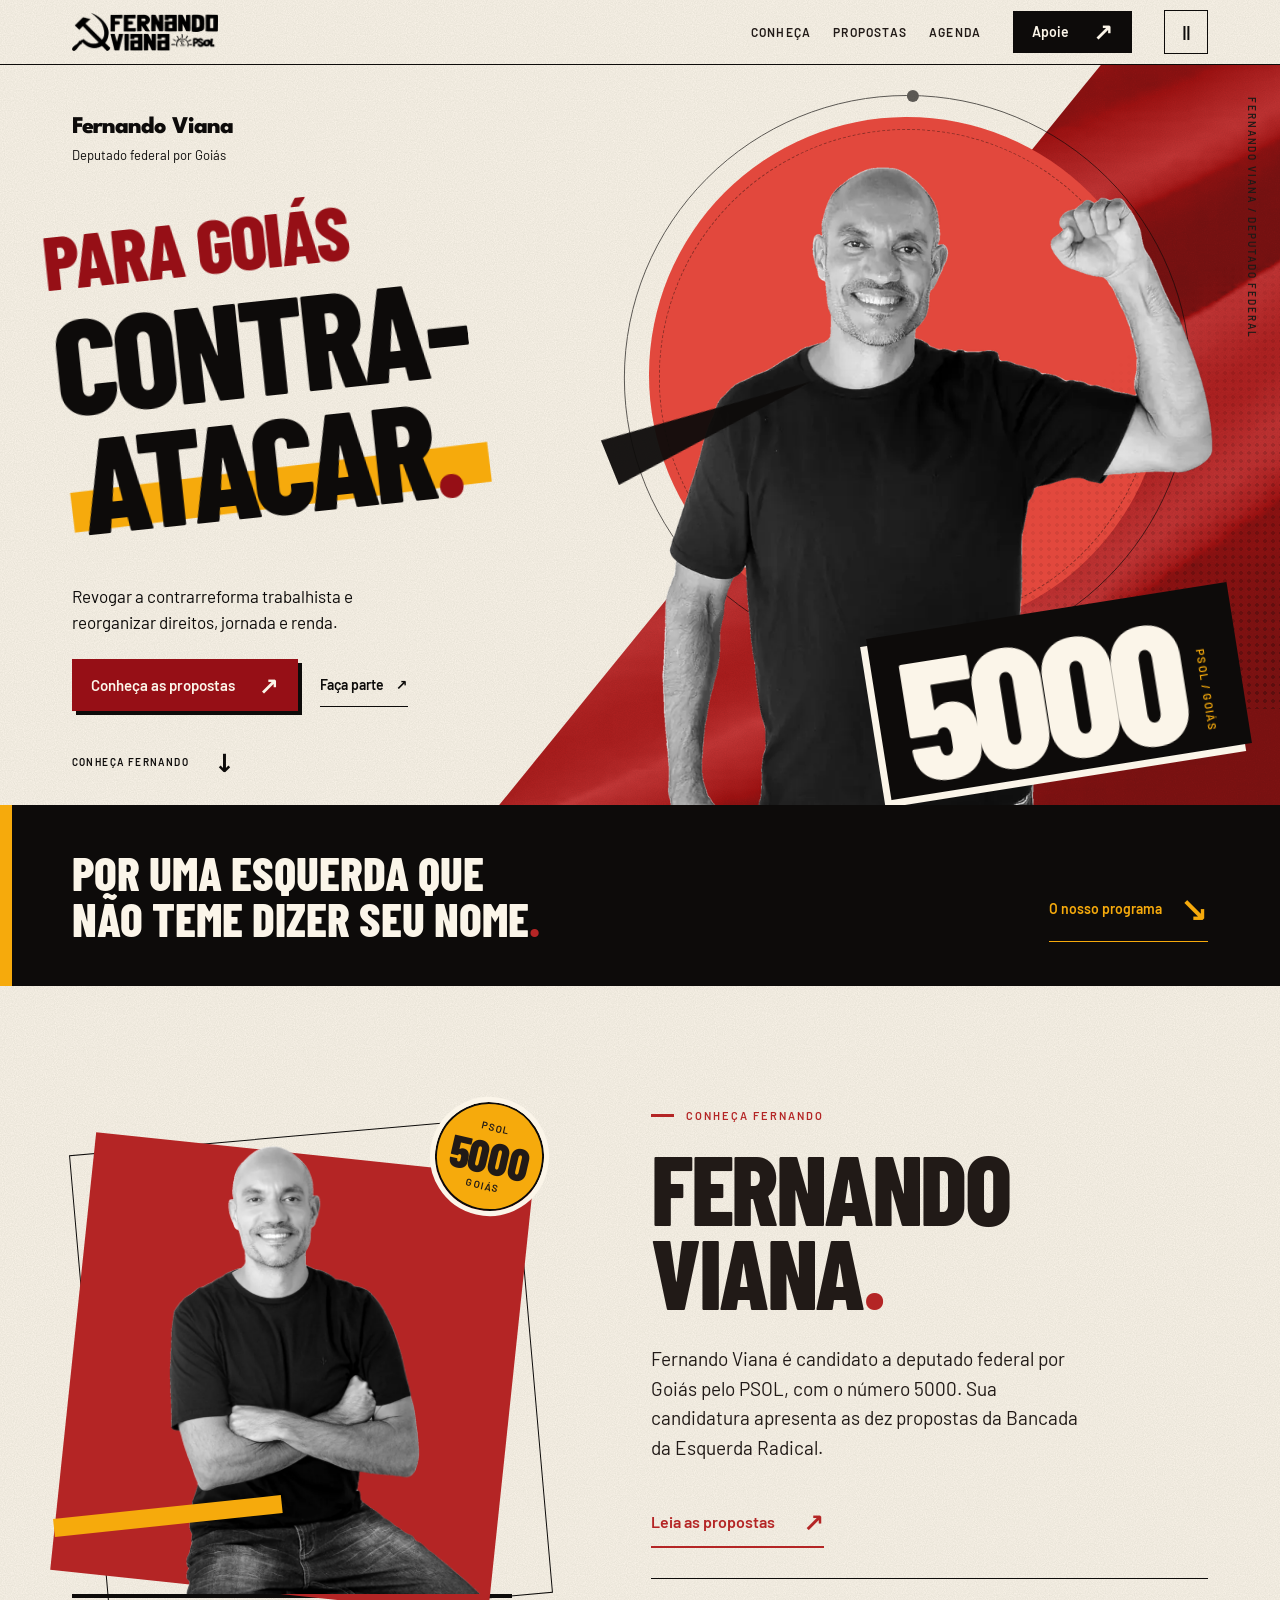
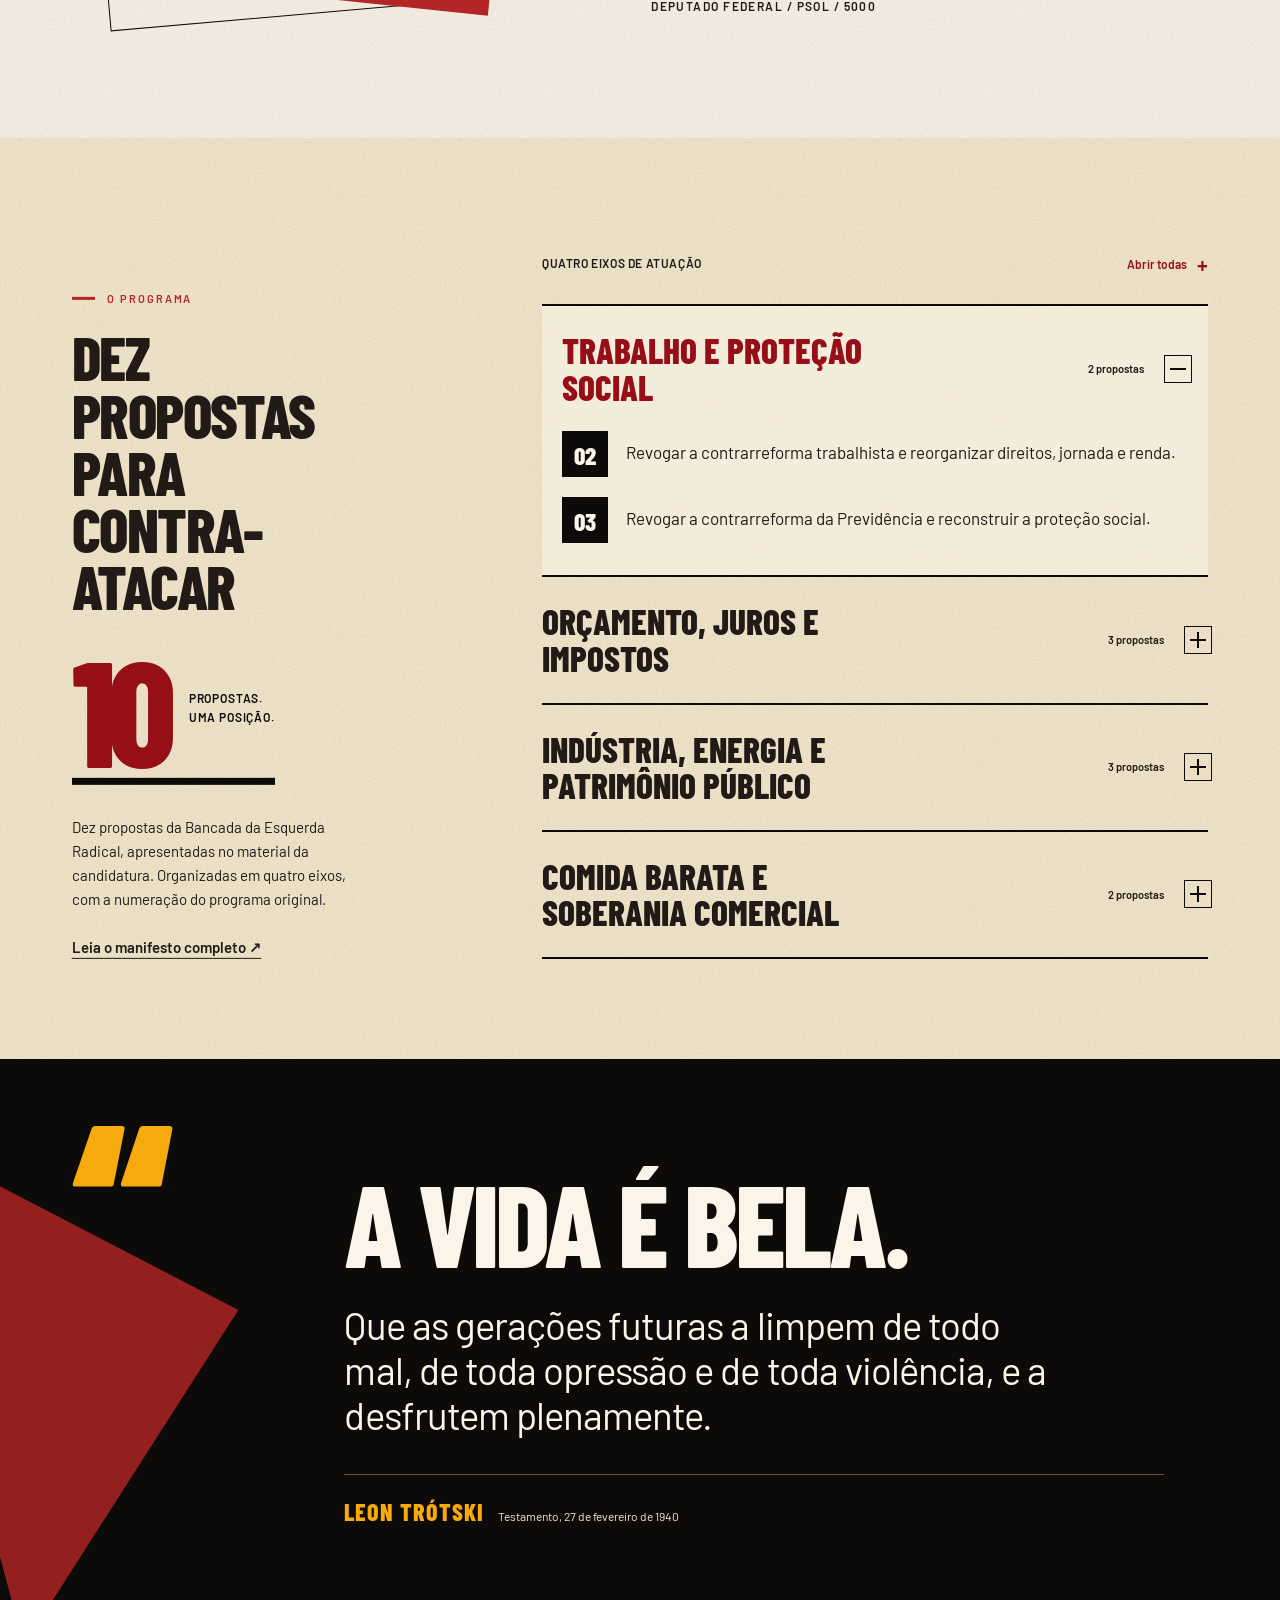
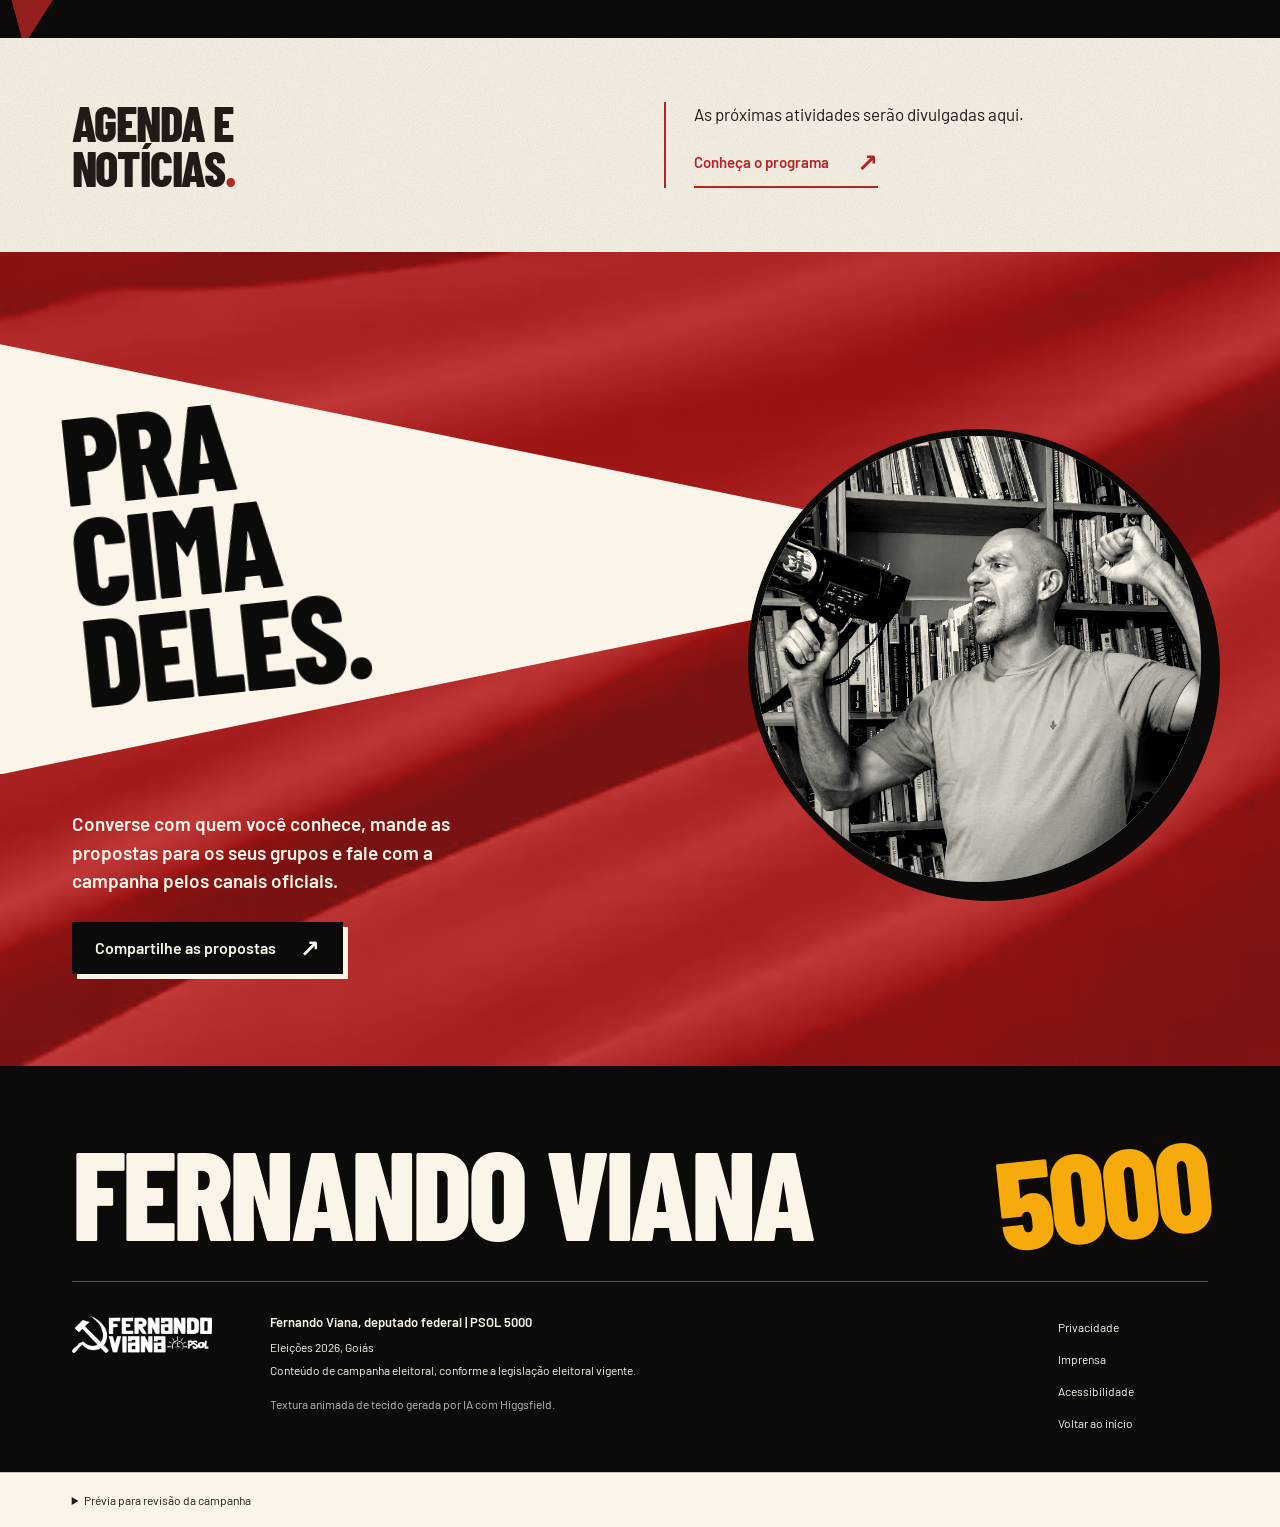
<file: index.html>
<!doctype html>
<html lang="pt-BR" class="sem-js">
<head>
<meta charset="utf-8">
<meta name="viewport" content="width=device-width, initial-scale=1">
<title>Fernando Viana 5000 | Deputado federal por Goiás</title>
<meta name="description" content="Fernando Viana, candidato a deputado federal pelo PSOL em Goiás, número 5000. Conheça as dez propostas da Bancada da Esquerda Radical.">

<meta property="og:type" content="website">
<meta property="og:locale" content="pt_BR">
<meta property="og:title" content="Fernando Viana 5000 | Deputado federal por Goiás">
<meta property="og:description" content="Fernando Viana, candidato a deputado federal pelo PSOL em Goiás, número 5000. Conheça as dez propostas da Bancada da Esquerda Radical.">

<meta property="og:image:width" content="1200">
<meta property="og:image:height" content="630">
<meta name="twitter:card" content="summary_large_image">
<meta name="theme-color" content="#960F16">
<meta name="robots" content="noindex, nofollow">
<link rel="icon" href="favicon-32.png" sizes="32x32">
<link rel="apple-touch-icon" href="apple-touch-icon.png">
<link rel="preload" href="assets/fontes/barlow-condensed-latin-800-normal.woff2" as="font" type="font/woff2" crossorigin>
<link rel="preload" href="assets/fontes/barlow-latin-400-normal.woff2" as="font" type="font/woff2" crossorigin>
<link rel="stylesheet" href="styles.css">
<link rel="stylesheet" href="laboratorio.css">
<script>document.documentElement.classList.replace('sem-js','com-js')</script>
<script src="app.js" defer></script>
<script src="laboratorio.js" defer></script>
</head>
<body class="laboratorio">

<a class="pular" href="#conteudo">Pular para o conteúdo</a>
<header class="topo">
  <div class="topo__barra">
    <a class="topo__marca" href="#inicio" aria-label="Fernando Viana, início">
      <img src="assets/marca/assinatura-horizontal-preta.webp" alt="" width="300" height="79">
    </a>
    <nav class="topo__nav" id="menu" aria-label="Seções do site">
      <a href="#conheca">Conheça</a>
      <a href="#propostas">Propostas</a>
      <a href="#agenda">Agenda</a>
      <a class="topo__nav-apoie" href="#apoie">Apoie</a>
    </nav>
    <a class="botao botao--apoie" href="#apoie">Apoie <span aria-hidden="true">↗</span></a>
    <button class="movimento" type="button" aria-label="Pausar movimento" title="Pausar movimento" aria-pressed="false" hidden><span class="movimento__icone" aria-hidden="true">Ⅱ</span><span class="sr-only movimento__texto">Pausar movimento</span></button>
    <button class="topo__menu" type="button" aria-expanded="false" aria-controls="menu" hidden>
      <span class="topo__menu-icone" aria-hidden="true"></span><span class="topo__menu-texto">Menu</span>
    </button>
  </div>
</header>
<main id="conteudo">
<section class="hero" id="inicio" aria-labelledby="hero-titulo">
  <div class="hero__plano-grafico" aria-hidden="true"><div class="tecido"><video muted loop playsinline preload="none" tabindex="-1" data-lab-video="assets/video/tecido-loop.mp4"></video></div></div>
  <div class="hero__texto">
    <div class="hero__identidade">
      <p class="hero__nome">Fernando Viana</p>
      <p class="hero__cargo">Deputado federal por Goiás</p>
    </div>
    <h1 id="hero-titulo" class="hero__lema"><span class="sr-only">Fernando Viana. Para Goiás contra-atacar.</span><span class="hero__linha hero__linha--primeira" aria-hidden="true">Para Goiás</span><span class="hero__linha hero__linha--segunda" aria-hidden="true">Contra-</span><span class="hero__linha hero__linha--terceira" aria-hidden="true">atacar<span class="hero__ponto">.</span></span></h1>
    <p class="hero__proposta">Revogar a contrarreforma trabalhista e reorganizar direitos, jornada e renda.</p>
    <div class="hero__acoes">
      <a class="botao botao--creme" href="#propostas">Conheça as propostas <span aria-hidden="true">↗</span></a>
      <a class="hero__apoie" href="#apoie">Faça parte <span aria-hidden="true">↗</span></a>
    </div>
  </div>
  <div class="hero__foto">
    <span class="hero__marginal" aria-hidden="true">FERNANDO VIANA / DEPUTADO FEDERAL</span>
    <div class="hero__sol" aria-hidden="true"></div>
    <div class="hero__orbita" aria-hidden="true"><i></i></div>
    <div class="hero__reticula" aria-hidden="true"></div>
    <picture class="hero__img"><source media="(max-width: 1023px)" type="image/webp" srcset="assets/img/hero-mobile-rec-480.webp 480w, assets/img/hero-mobile-rec-800.webp 800w, assets/img/hero-mobile-rec-1200.webp 1200w" sizes="100vw"><source type="image/webp" srcset="assets/img/hero-rec-480.webp 480w, assets/img/hero-rec-800.webp 800w, assets/img/hero-rec-1200.webp 1200w" sizes="(max-width: 1023px) 100vw, 50vw"><img src="assets/img/hero-rec-800.webp" alt="Fernando Viana sorri e ergue o punho fechado, de camiseta preta." width="800" height="933" fetchpriority="high" decoding="async"></picture>
    <div class="hero__voto"><span class="hero__voto-numero">5000</span><span class="hero__voto-legenda">PSOL / Goiás</span></div>
  </div>
  <div class="hero__cunha" aria-hidden="true"></div>
  <a class="hero__desca" href="#conheca"><span>Conheça Fernando</span><span aria-hidden="true">↓</span></a>
</section>

<section class="manifesto-curto" aria-label="Posicionamento" data-anima>
  <p>Por uma esquerda que não teme dizer seu nome<span aria-hidden="true">.</span></p>
  <a class="manifesto-curto__link" href="#propostas">O nosso programa <span aria-hidden="true">↘</span></a>
</section>

<section class="conheca" id="conheca" aria-labelledby="conheca-titulo" data-anima>
  <figure class="conheca__foto">
    <span class="conheca__carimbo" aria-hidden="true">PSOL<br><b>5000</b><br>GOIÁS</span>
    <div class="conheca__quadrado" aria-hidden="true"></div>
    <picture class=""><source type="image/webp" srcset="assets/img/conheca-rec-480.webp 480w, assets/img/conheca-rec-800.webp 800w, assets/img/conheca-rec-1200.webp 1200w" sizes="(max-width: 767px) 100vw, 40vw"><img src="assets/img/conheca-rec-800.webp" alt="Fernando Viana sentado, de braços cruzados, sorrindo para a câmera." width="800" height="1000" loading="lazy" decoding="async"></picture>
    
  </figure>
  <div class="conheca__texto">
    <p class="rotulo">Conheça Fernando</p>
    <h2 id="conheca-titulo">Fernando Viana<span class="ponto" aria-hidden="true">.</span></h2>
    <p class="conheca__resumo">Fernando Viana é candidato a deputado federal por Goiás pelo PSOL, com o número 5000. Sua candidatura apresenta as dez propostas da Bancada da Esquerda Radical.</p>
    <p></p>
    
    <a class="link-seta" href="#propostas">Leia as propostas <span aria-hidden="true">↗</span></a>
    <p class="conheca__identificacao">Deputado federal / PSOL / 5000</p>
  </div>
</section>

<section class="propostas" id="propostas" aria-labelledby="propostas-titulo">
  <div class="propostas__layout">
    <div class="propostas__cabeca">
      <p class="rotulo">O programa</p>
      <h2 id="propostas-titulo">Dez propostas para contra-atacar</h2>
      <div class="propostas__dez" aria-hidden="true">10<span>propostas.<br>uma posição.</span></div>
      <p>Dez propostas da Bancada da Esquerda Radical, apresentadas no material da candidatura. Organizadas em quatro eixos, com a numeração do programa original.</p>
      <p class="propostas__fonte"><a href="https://bancadaesquerdaradical.com.br/" rel="noopener" target="_blank" aria-label="bancadaesquerdaradical.com.br (abre em nova aba)">Leia o manifesto completo ↗</a></p>
    </div>
    <div class="propostas__conteudo">
      <div class="propostas__controle"><span>Quatro eixos de atuação</span><button class="expandir" type="button" hidden>Abrir todas <span aria-hidden="true">+</span></button></div>
      <div class="propostas__eixos"><details class="eixo" id="eixo-1" open><summary><span class="eixo__nome">Trabalho e proteção social</span><span class="eixo__quantidade">2 propostas</span><span class="eixo__sinal" aria-hidden="true"></span></summary><ol class="eixo__lista" aria-label="Pontos do programa original"><li value="2"><span class="proposta__num" aria-hidden="true">02</span><p>Revogar a contrarreforma trabalhista e reorganizar direitos, jornada e renda.</p></li><li value="3"><span class="proposta__num" aria-hidden="true">03</span><p>Revogar a contrarreforma da Previdência e reconstruir a proteção social.</p></li></ol></details><details class="eixo" id="eixo-2"><summary><span class="eixo__nome">Orçamento, juros e impostos</span><span class="eixo__quantidade">3 propostas</span><span class="eixo__sinal" aria-hidden="true"></span></summary><ol class="eixo__lista" aria-label="Pontos do programa original"><li value="1"><span class="proposta__num" aria-hidden="true">01</span><p>Revogar o novo teto de gastos e instituir o regime de planejamento orçamentário por metas sociais, ambientais e de soberania.</p></li><li value="4"><span class="proposta__num" aria-hidden="true">04</span><p>Acabar com a autonomia do Banco Central, combater o endividamento ilegítimo das famílias e reorganizar juros, crédito, câmbio e capitais.</p></li><li value="5"><span class="proposta__num" aria-hidden="true">05</span><p>Reduzir a carga tributária paga pelos mais pobres e tributar a renda e a riqueza dos mais ricos nos padrões internacionais.</p></li></ol></details><details class="eixo" id="eixo-3"><summary><span class="eixo__nome">Indústria, energia e patrimônio público</span><span class="eixo__quantidade">3 propostas</span><span class="eixo__sinal" aria-hidden="true"></span></summary><ol class="eixo__lista" aria-label="Pontos do programa original"><li value="6"><span class="proposta__num" aria-hidden="true">06</span><p>Reverter a desindustrialização e construir o sistema nacional verde e soberano de inovação.</p></li><li value="7"><span class="proposta__num" aria-hidden="true">07</span><p>Reestatizar setores estratégicos, garantir soberania energética e criar a Terrabras.</p></li><li value="9"><span class="proposta__num" aria-hidden="true">09</span><p>Substituir o Programa Nacional de Desestatização e o processo de privatização nos estados e municípios por um programa nacional de reestatização coordenado pelo governo federal.</p></li></ol></details><details class="eixo" id="eixo-4"><summary><span class="eixo__nome">Comida barata e soberania comercial</span><span class="eixo__quantidade">2 propostas</span><span class="eixo__sinal" aria-hidden="true"></span></summary><ol class="eixo__lista" aria-label="Pontos do programa original"><li value="8"><span class="proposta__num" aria-hidden="true">08</span><p>Garantir comida barata com reforma agrária, Conab forte e regulação de preços.</p></li><li value="10"><span class="proposta__num" aria-hidden="true">10</span><p>Rejeitar o acordo Mercosul–União Europeia e reconstruir a soberania comercial.</p></li></ol></details></div>
    </div>
  </div>
</section>

<section class="citacao" aria-label="Citação" data-anima><div class="citacao__cunha" aria-hidden="true"></div><span class="citacao__aspas" aria-hidden="true">“</span><figure><blockquote><p><span class="citacao__abertura">A vida é bela.</span> Que as gerações futuras a limpem de todo mal, de toda opressão e de toda violência, e a desfrutem plenamente.</p></blockquote><figcaption><span class="citacao__autor">Leon Trótski</span> Testamento, 27 de fevereiro de 1940</figcaption></figure></section>
<section class="agenda" id="agenda" aria-labelledby="agenda-titulo">
  <div class="agenda__cabeca"><h2 id="agenda-titulo">Agenda e notícias<span class="ponto" aria-hidden="true">.</span></h2></div>
  <div class="agenda__lista"><div class="agenda__espera"><p>As próximas atividades serão divulgadas aqui.</p><a class="link-seta" href="#propostas">Conheça o programa <span aria-hidden="true">↗</span></a></div></div>
</section>

<section class="apoie" id="apoie" aria-labelledby="apoie-titulo" data-anima>
  <div class="apoie__tecido tecido" aria-hidden="true"><video muted loop playsinline preload="none" tabindex="-1" data-lab-video="assets/video/tecido-loop.mp4"></video></div>
  <div class="apoie__grito">
    <div class="apoie__cone" aria-hidden="true"></div>
    <h2 id="apoie-titulo">Pra cima deles.</h2>
  </div>
  <div class="apoie__ondas" aria-hidden="true"><span></span><span></span><span></span></div>
  <div class="apoie__disco">
    <picture class="apoie__foto"><source type="image/webp" srcset="assets/img/apoie-480.webp 480w, assets/img/apoie-800.webp 800w, assets/img/apoie-1040.webp 1040w" sizes="(max-width: 767px) 80vw, 40vw"><img src="assets/img/apoie-800.jpg" alt="Fernando Viana grita num megafone e ergue o punho, diante de uma estante cheia de livros." width="800" height="1000" loading="lazy" decoding="async"></picture>
  </div>
  <div class="apoie__painel">
    <div class="apoie__texto">
      <p>Converse com quem você conhece, mande as propostas para os seus grupos e fale com a campanha pelos canais oficiais.</p>
      <div class="apoie__acoes">
        <a class="botao botao--escuro" href="https://wa.me/?text=Fernando%20Viana%205000%2C%20deputado%20federal%20pelo%20PSOL%20em%20Goi%C3%A1s.%20Conhe%C3%A7a%20as%20dez%20propostas%3A%20https%3A//bancadaesquerdaradical.com.br/" rel="noopener" target="_blank">Compartilhe as propostas <span aria-hidden="true">↗</span></a>
      </div>
      
    </div>
  </div>
</section>
</main>
<footer class="rodape">
  <div class="rodape__assinatura" aria-hidden="true"><span>FERNANDO VIANA</span><span>5000</span></div>
  <div class="rodape__grade">
    <img class="rodape__marca" src="assets/marca/assinatura-horizontal-branca.webp" alt="" width="400" height="106" loading="lazy">
    <div class="rodape__legal">
      <p class="rodape__id">Fernando Viana, deputado federal | PSOL 5000</p>
      <p>Eleições 2026, Goiás</p>
      
      
      <p>Conteúdo de campanha eleitoral, conforme a legislação eleitoral vigente.</p>
      <p class="rodape__credito-visual">Textura animada de tecido gerada por IA com Higgsfield.</p>
      
    </div>
    <nav class="rodape__links" aria-label="Informações do site">
      <a href="privacidade.html">Privacidade</a>
      <a href="imprensa.html">Imprensa</a>
      <a href="acessibilidade.html">Acessibilidade</a>
      <a href="#inicio">Voltar ao início</a>
    </nav>
  </div>
</footer>
<aside class="revisao" aria-label="Status desta versão"><details><summary>Prévia para revisão da campanha</summary><p>Esta versão ainda não está pronta para publicação. Informações a confirmar:</p><ul><li>conheca.bio: biografia curta, até 900 caracteres, com fatos checáveis</li><li>agenda.itens: 1 a 3 itens reais com data, título e link (agenda, notícia ou entrevista)</li><li>contato: e-mail, WhatsApp ou Instagram oficiais</li><li>candidato.federacao_ou_coligacao: federação ou coligação (deixe vazio se não houver)</li><li>candidato.nome_civil: nome civil completo</li><li>legal.cnpj: CNPJ de campanha</li><li>legal.responsavel_site: quem desenvolveu e mantém o site</li><li>legal.hospedagem: provedor de hospedagem (conferir regra de hospedagem no país)</li><li>site.url: domínio final (necessário para canonical e prévia no WhatsApp)</li></ul></details></aside>
</body>
</html>
</file>
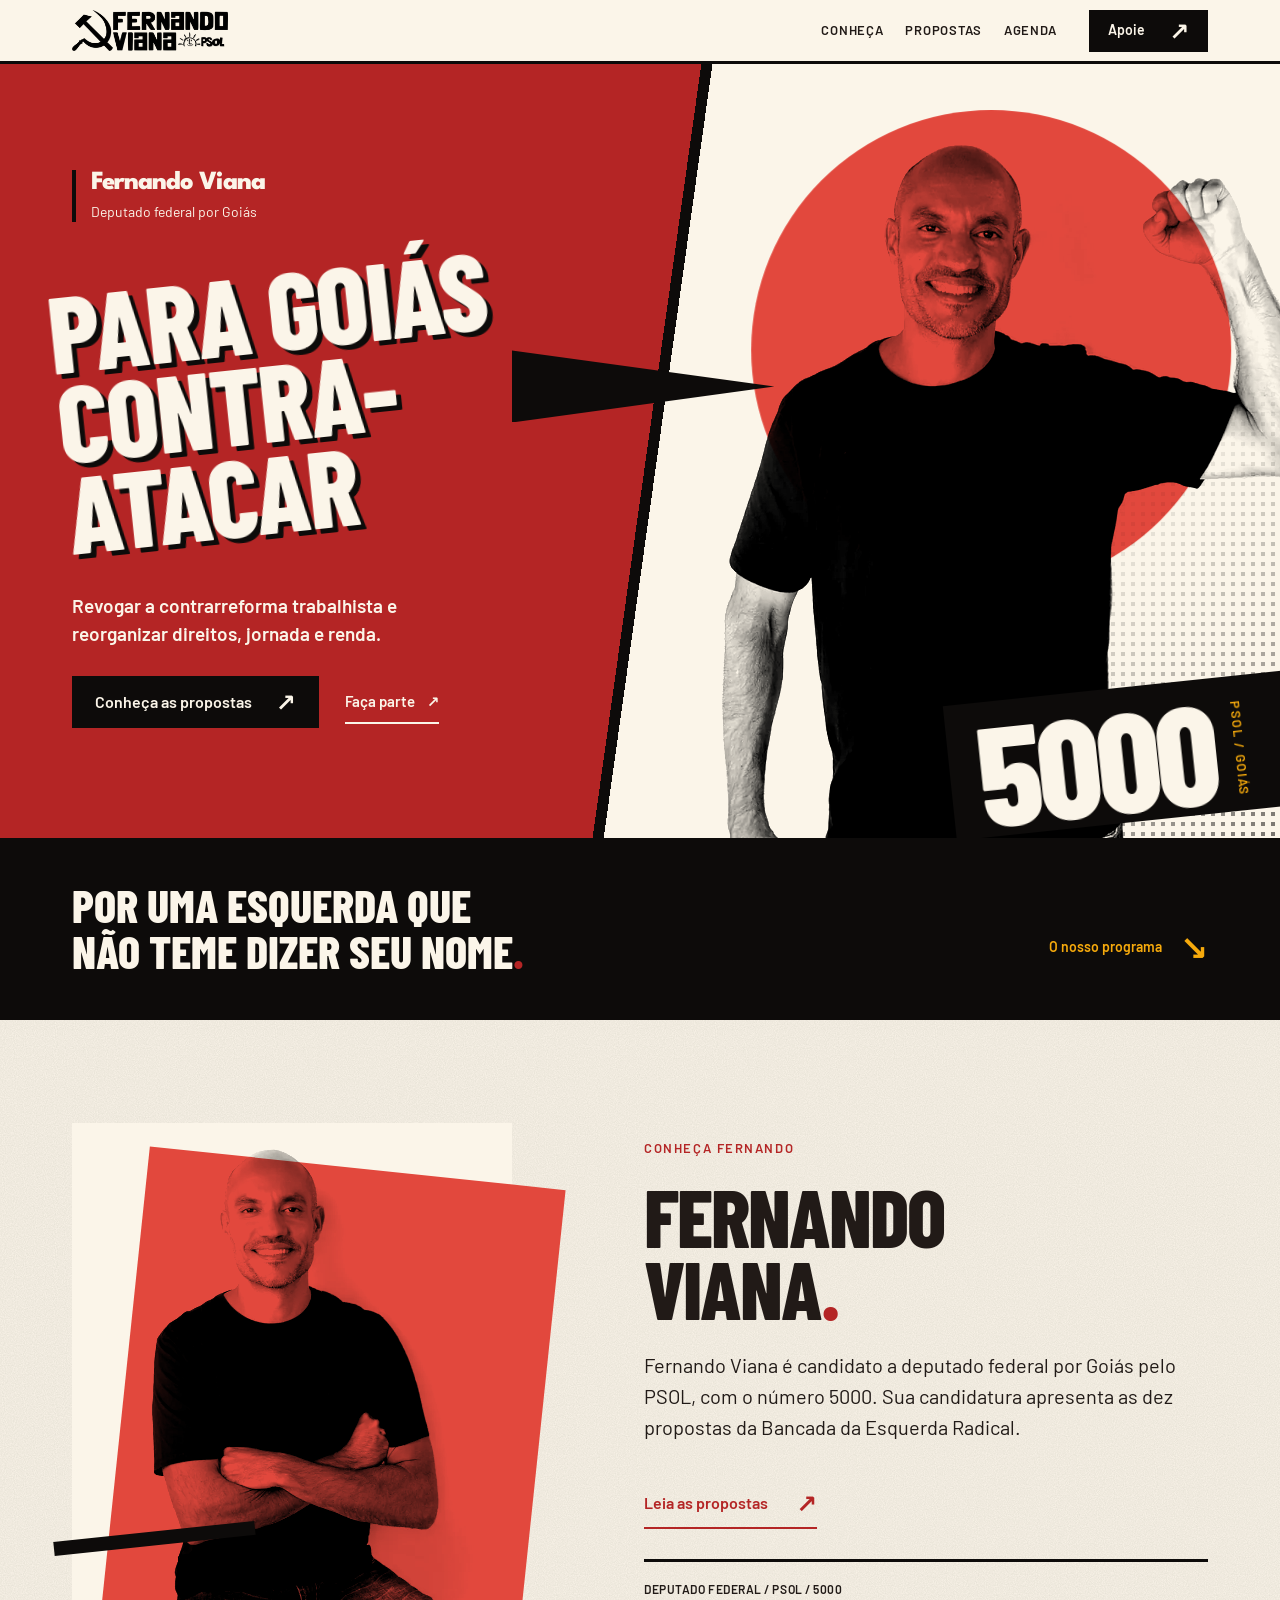
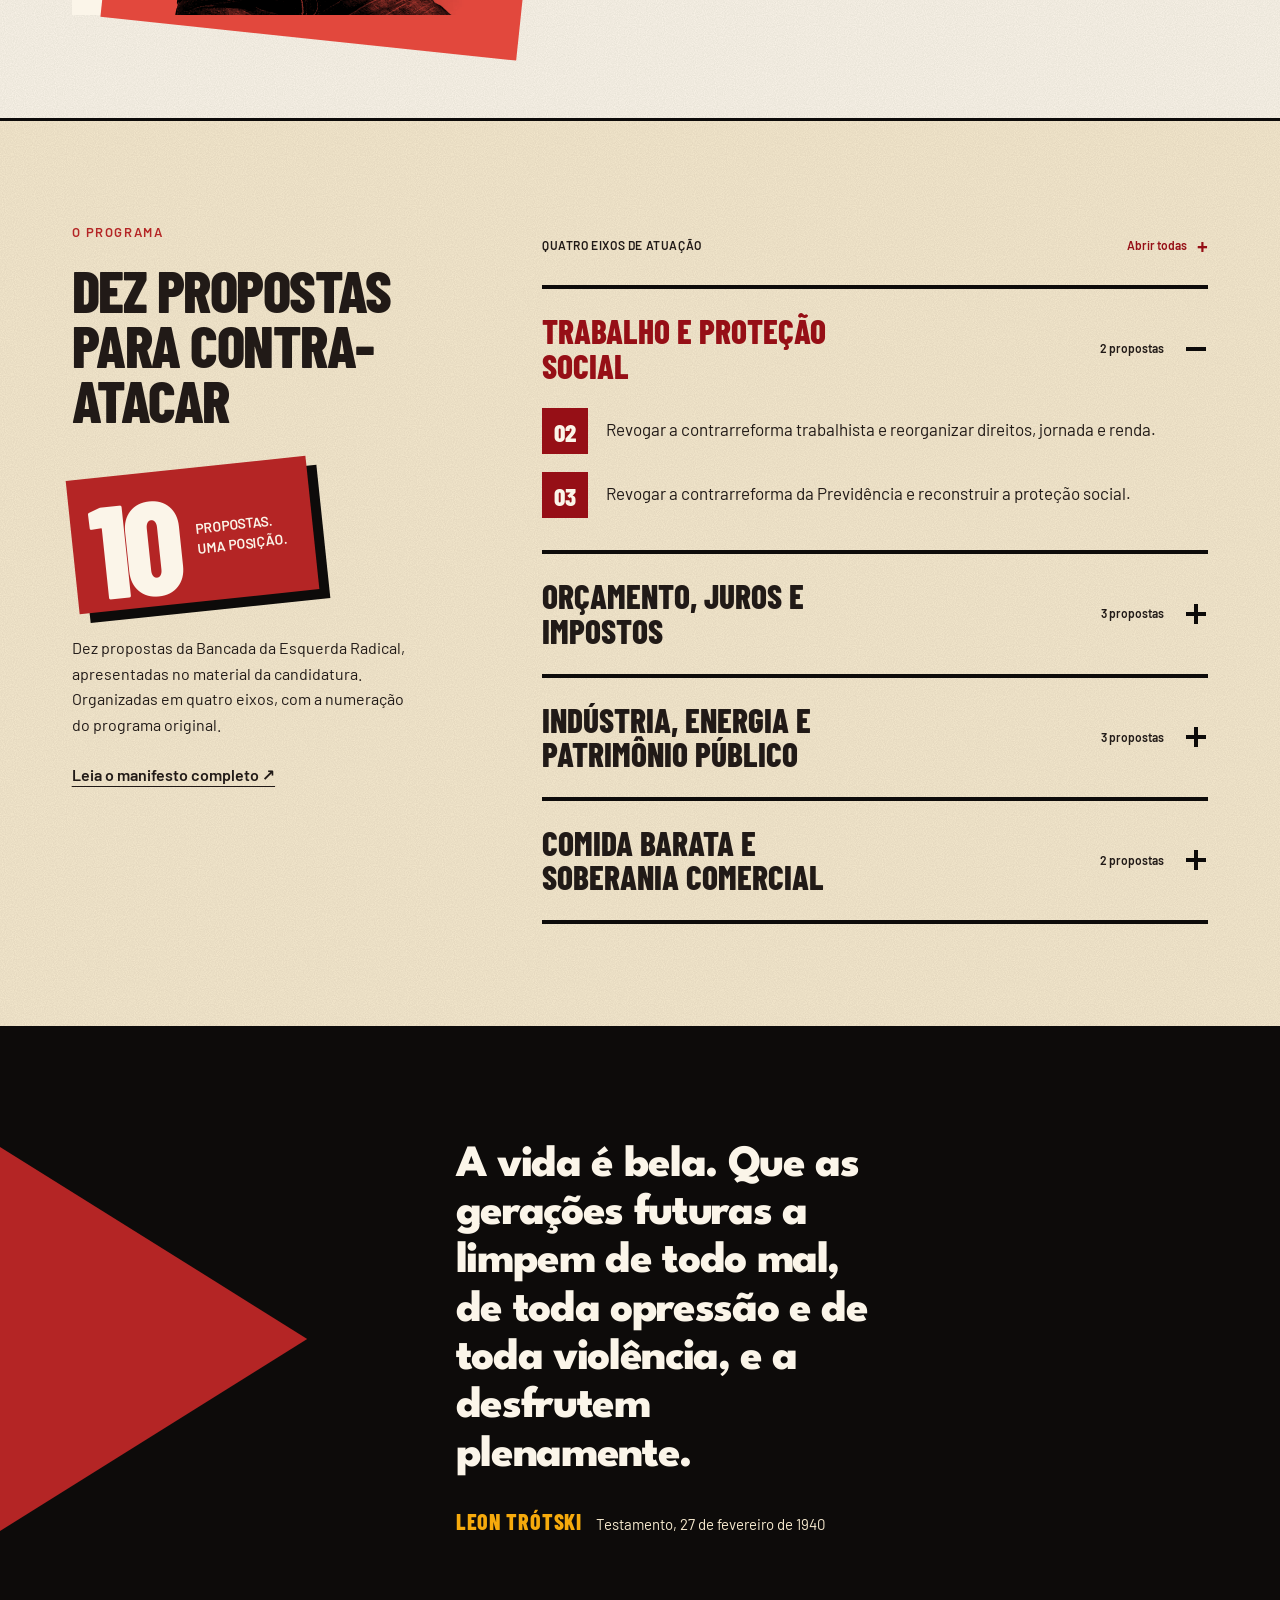
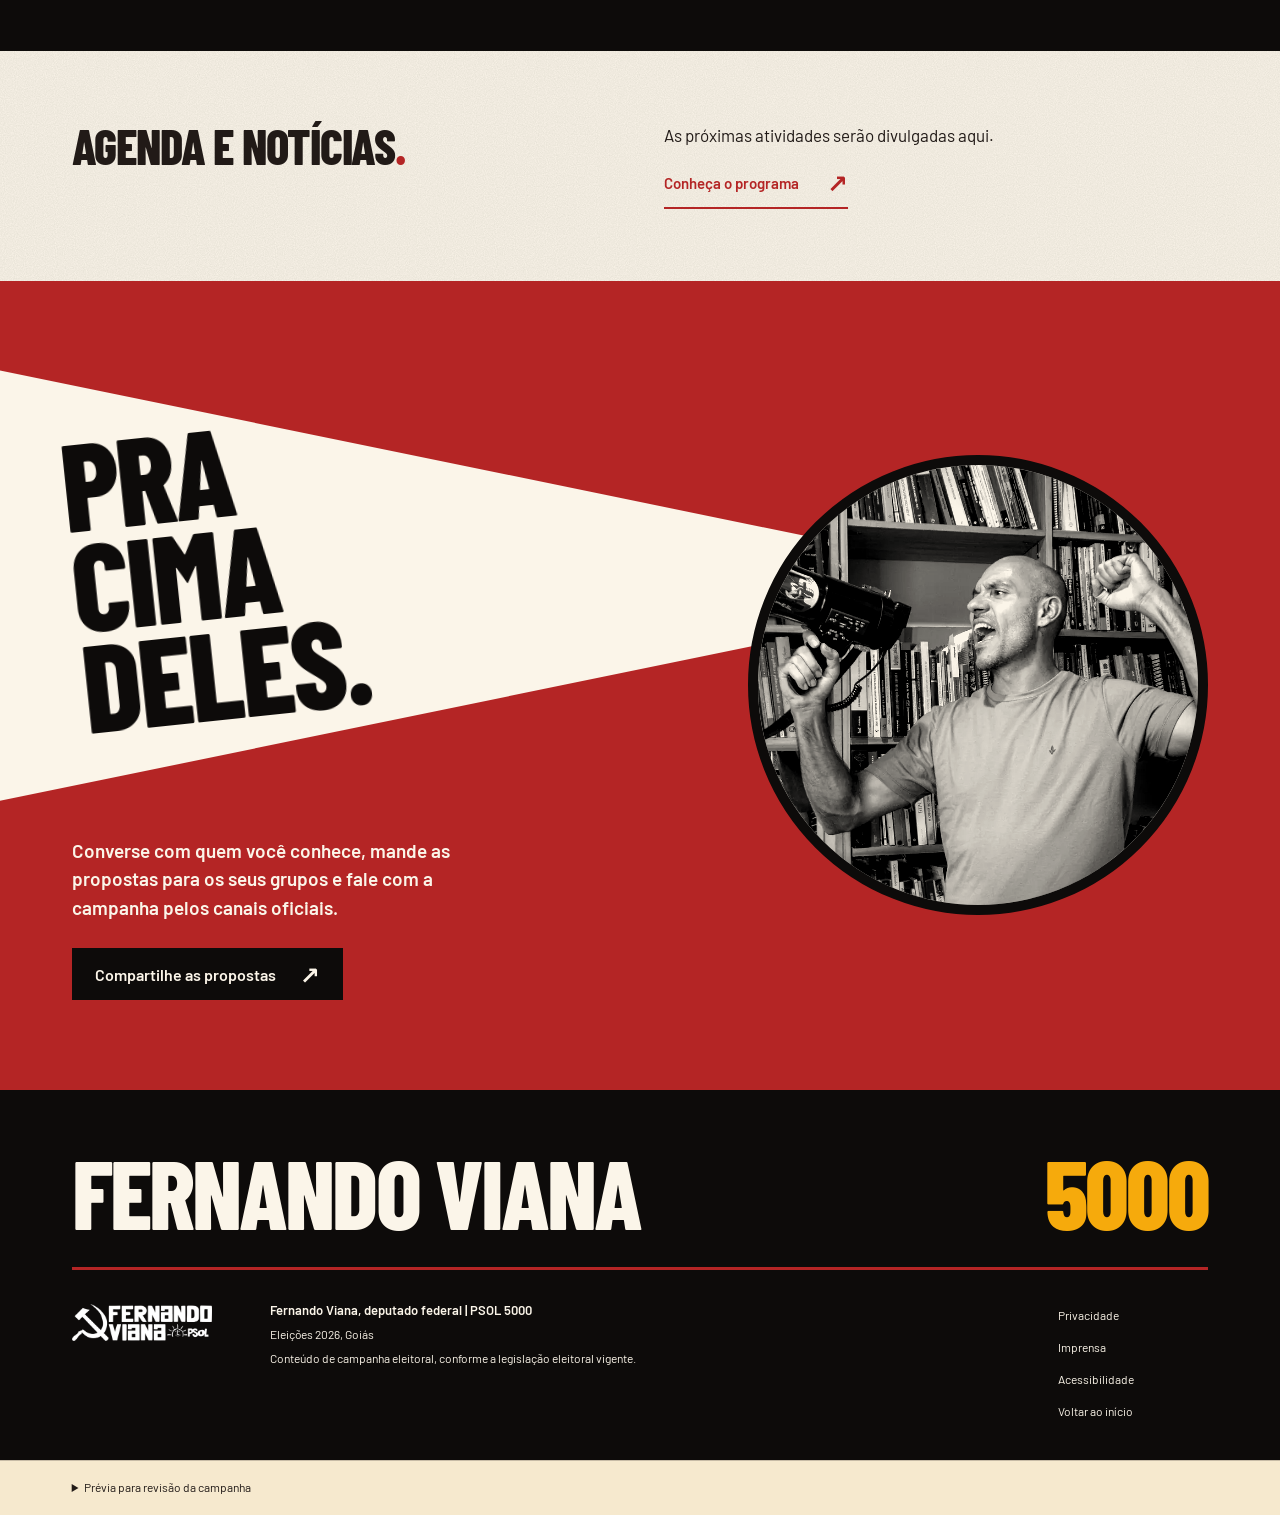
<file: versao-1/index.html>
<!doctype html>
<html lang="pt-BR" class="sem-js">
<head>
<meta charset="utf-8">
<meta name="viewport" content="width=device-width, initial-scale=1">
<title>Fernando Viana 5000 | Deputado federal por Goiás</title>
<meta name="description" content="Fernando Viana, candidato a deputado federal pelo PSOL em Goiás, número 5000. Conheça as dez propostas da Bancada da Esquerda Radical.">

<meta property="og:type" content="website">
<meta property="og:locale" content="pt_BR">
<meta property="og:title" content="Fernando Viana 5000 | Deputado federal por Goiás">
<meta property="og:description" content="Fernando Viana, candidato a deputado federal pelo PSOL em Goiás, número 5000. Conheça as dez propostas da Bancada da Esquerda Radical.">

<meta property="og:image:width" content="1200">
<meta property="og:image:height" content="630">
<meta name="twitter:card" content="summary_large_image">
<meta name="theme-color" content="#960F16">
<meta name="robots" content="noindex, nofollow">
<link rel="icon" href="favicon-32.png" sizes="32x32">
<link rel="apple-touch-icon" href="apple-touch-icon.png">
<link rel="preload" href="../assets/fontes/barlow-condensed-latin-800-normal.woff2" as="font" type="font/woff2" crossorigin>
<link rel="preload" href="../assets/fontes/barlow-latin-400-normal.woff2" as="font" type="font/woff2" crossorigin>
<link rel="stylesheet" href="styles.css">
<script>document.documentElement.classList.replace('sem-js','com-js')</script>
<script src="app.js" defer></script>
</head>
<body>

<a class="pular" href="#conteudo">Pular para o conteúdo</a>
<header class="topo">
  <div class="topo__barra">
    <a class="topo__marca" href="#inicio" aria-label="Fernando Viana, início">
      <img src="../assets/marca/assinatura-horizontal-preta.webp" alt="" width="300" height="79">
    </a>
    <nav class="topo__nav" id="menu" aria-label="Seções do site">
      <a href="#conheca">Conheça</a>
      <a href="#propostas">Propostas</a>
      <a href="#agenda">Agenda</a>
      <a class="topo__nav-apoie" href="#apoie">Apoie</a>
    </nav>
    <a class="botao botao--apoie" href="#apoie">Apoie <span aria-hidden="true">↗</span></a>
    <button class="topo__menu" type="button" aria-expanded="false" aria-controls="menu" hidden>
      <span class="topo__menu-icone" aria-hidden="true"></span><span class="topo__menu-texto">Menu</span>
    </button>
  </div>
</header>
<main id="conteudo">
<section class="hero" id="inicio" aria-labelledby="hero-titulo">
  <div class="hero__texto">
    <div class="hero__identidade">
      <p class="hero__nome">Fernando Viana</p>
      <p class="hero__cargo">Deputado federal por Goiás</p>
    </div>
    <h1 id="hero-titulo" class="hero__lema"><span class="sr-only">Fernando Viana. </span>Para Goiás contra-atacar</h1>
    <p class="hero__proposta">Revogar a contrarreforma trabalhista e reorganizar direitos, jornada e renda.</p>
    <div class="hero__acoes">
      <a class="botao botao--creme" href="#propostas">Conheça as propostas <span aria-hidden="true">↗</span></a>
      <a class="hero__apoie" href="#apoie">Faça parte <span aria-hidden="true">↗</span></a>
    </div>
  </div>
  <div class="hero__foto">
    <div class="hero__sol" aria-hidden="true"></div>
    <div class="hero__reticula" aria-hidden="true"></div>
    <picture class="hero__img"><source media="(max-width: 1023px)" type="image/webp" srcset="../assets/img/hero-mobile-480.webp 480w, ../assets/img/hero-mobile-800.webp 800w, ../assets/img/hero-mobile-1200.webp 1200w" sizes="100vw"><source type="image/webp" srcset="../assets/img/hero-480.webp 480w, ../assets/img/hero-800.webp 800w, ../assets/img/hero-1200.webp 1200w" sizes="(max-width: 1023px) 100vw, 50vw"><img src="../assets/img/hero-800.jpg" alt="Fernando Viana sorri e ergue o punho fechado, de camiseta preta." width="800" height="1000" fetchpriority="high" decoding="async"></picture>
    <div class="hero__voto"><span class="hero__voto-numero">5000</span><span class="hero__voto-legenda">PSOL / Goiás</span></div>
  </div>
  <div class="hero__cunha" aria-hidden="true"></div>
</section>

<section class="manifesto-curto" aria-label="Posicionamento" data-anima>
  <p>Por uma esquerda que não teme dizer seu nome<span aria-hidden="true">.</span></p>
  <a class="manifesto-curto__link" href="#propostas">O nosso programa <span aria-hidden="true">↘</span></a>
</section>

<section class="conheca" id="conheca" aria-labelledby="conheca-titulo" data-anima>
  <figure class="conheca__foto">
    <div class="conheca__quadrado" aria-hidden="true"></div>
    <picture class=""><source type="image/webp" srcset="../assets/img/conheca-480.webp 480w, ../assets/img/conheca-800.webp 800w, ../assets/img/conheca-1200.webp 1200w" sizes="(max-width: 767px) 100vw, 40vw"><img src="../assets/img/conheca-800.jpg" alt="Fernando Viana sentado, de braços cruzados, sorrindo para a câmera." width="800" height="1000" loading="lazy" decoding="async"></picture>
    
  </figure>
  <div class="conheca__texto">
    <p class="rotulo">Conheça Fernando</p>
    <h2 id="conheca-titulo">Fernando Viana<span class="ponto" aria-hidden="true">.</span></h2>
    <p class="conheca__resumo">Fernando Viana é candidato a deputado federal por Goiás pelo PSOL, com o número 5000. Sua candidatura apresenta as dez propostas da Bancada da Esquerda Radical.</p>
    <p></p>
    
    <a class="link-seta" href="#propostas">Leia as propostas <span aria-hidden="true">↗</span></a>
    <p class="conheca__identificacao">Deputado federal / PSOL / 5000</p>
  </div>
</section>

<section class="propostas" id="propostas" aria-labelledby="propostas-titulo">
  <div class="propostas__layout">
    <div class="propostas__cabeca">
      <p class="rotulo">O programa</p>
      <h2 id="propostas-titulo">Dez propostas para contra-atacar</h2>
      <div class="propostas__dez" aria-hidden="true">10<span>propostas.<br>uma posição.</span></div>
      <p>Dez propostas da Bancada da Esquerda Radical, apresentadas no material da candidatura. Organizadas em quatro eixos, com a numeração do programa original.</p>
      <p class="propostas__fonte"><a href="https://bancadaesquerdaradical.com.br/" rel="noopener" target="_blank" aria-label="bancadaesquerdaradical.com.br (abre em nova aba)">Leia o manifesto completo ↗</a></p>
    </div>
    <div class="propostas__conteudo">
      <div class="propostas__controle"><span>Quatro eixos de atuação</span><button class="expandir" type="button" hidden>Abrir todas <span aria-hidden="true">+</span></button></div>
      <div class="propostas__eixos"><details class="eixo" id="eixo-1" open><summary><span class="eixo__nome">Trabalho e proteção social</span><span class="eixo__quantidade">2 propostas</span><span class="eixo__sinal" aria-hidden="true"></span></summary><ol class="eixo__lista" aria-label="Pontos do programa original"><li value="2"><span class="proposta__num" aria-hidden="true">02</span><p>Revogar a contrarreforma trabalhista e reorganizar direitos, jornada e renda.</p></li><li value="3"><span class="proposta__num" aria-hidden="true">03</span><p>Revogar a contrarreforma da Previdência e reconstruir a proteção social.</p></li></ol></details><details class="eixo" id="eixo-2"><summary><span class="eixo__nome">Orçamento, juros e impostos</span><span class="eixo__quantidade">3 propostas</span><span class="eixo__sinal" aria-hidden="true"></span></summary><ol class="eixo__lista" aria-label="Pontos do programa original"><li value="1"><span class="proposta__num" aria-hidden="true">01</span><p>Revogar o novo teto de gastos e instituir o regime de planejamento orçamentário por metas sociais, ambientais e de soberania.</p></li><li value="4"><span class="proposta__num" aria-hidden="true">04</span><p>Acabar com a autonomia do Banco Central, combater o endividamento ilegítimo das famílias e reorganizar juros, crédito, câmbio e capitais.</p></li><li value="5"><span class="proposta__num" aria-hidden="true">05</span><p>Reduzir a carga tributária paga pelos mais pobres e tributar a renda e a riqueza dos mais ricos nos padrões internacionais.</p></li></ol></details><details class="eixo" id="eixo-3"><summary><span class="eixo__nome">Indústria, energia e patrimônio público</span><span class="eixo__quantidade">3 propostas</span><span class="eixo__sinal" aria-hidden="true"></span></summary><ol class="eixo__lista" aria-label="Pontos do programa original"><li value="6"><span class="proposta__num" aria-hidden="true">06</span><p>Reverter a desindustrialização e construir o sistema nacional verde e soberano de inovação.</p></li><li value="7"><span class="proposta__num" aria-hidden="true">07</span><p>Reestatizar setores estratégicos, garantir soberania energética e criar a Terrabras.</p></li><li value="9"><span class="proposta__num" aria-hidden="true">09</span><p>Substituir o Programa Nacional de Desestatização e o processo de privatização nos estados e municípios por um programa nacional de reestatização coordenado pelo governo federal.</p></li></ol></details><details class="eixo" id="eixo-4"><summary><span class="eixo__nome">Comida barata e soberania comercial</span><span class="eixo__quantidade">2 propostas</span><span class="eixo__sinal" aria-hidden="true"></span></summary><ol class="eixo__lista" aria-label="Pontos do programa original"><li value="8"><span class="proposta__num" aria-hidden="true">08</span><p>Garantir comida barata com reforma agrária, Conab forte e regulação de preços.</p></li><li value="10"><span class="proposta__num" aria-hidden="true">10</span><p>Rejeitar o acordo Mercosul–União Europeia e reconstruir a soberania comercial.</p></li></ol></details></div>
    </div>
  </div>
</section>

<section class="citacao" aria-label="Citação" data-anima><div class="citacao__cunha" aria-hidden="true"></div><figure><blockquote><p>A vida é bela. Que as gerações futuras a limpem de todo mal, de toda opressão e de toda violência, e a desfrutem plenamente.</p></blockquote><figcaption><span class="citacao__autor">Leon Trótski</span> Testamento, 27 de fevereiro de 1940</figcaption></figure></section>
<section class="agenda" id="agenda" aria-labelledby="agenda-titulo">
  <div class="agenda__cabeca"><h2 id="agenda-titulo">Agenda e notícias<span class="ponto" aria-hidden="true">.</span></h2></div>
  <div class="agenda__lista"><div class="agenda__espera"><p>As próximas atividades serão divulgadas aqui.</p><a class="link-seta" href="#propostas">Conheça o programa <span aria-hidden="true">↗</span></a></div></div>
</section>

<section class="apoie" id="apoie" aria-labelledby="apoie-titulo" data-anima>
  <div class="apoie__grito">
    <div class="apoie__cone" aria-hidden="true"></div>
    <h2 id="apoie-titulo">Pra cima deles.</h2>
  </div>
  <div class="apoie__ondas" aria-hidden="true"><span></span><span></span><span></span></div>
  <div class="apoie__disco">
    <picture class="apoie__foto"><source type="image/webp" srcset="../assets/img/apoie-480.webp 480w, ../assets/img/apoie-800.webp 800w, ../assets/img/apoie-1040.webp 1040w" sizes="(max-width: 767px) 80vw, 40vw"><img src="../assets/img/apoie-800.jpg" alt="Fernando Viana grita num megafone e ergue o punho, diante de uma estante cheia de livros." width="800" height="1000" loading="lazy" decoding="async"></picture>
  </div>
  <div class="apoie__painel">
    <div class="apoie__texto">
      <p>Converse com quem você conhece, mande as propostas para os seus grupos e fale com a campanha pelos canais oficiais.</p>
      <div class="apoie__acoes">
        <a class="botao botao--escuro" href="https://wa.me/?text=Fernando%20Viana%205000%2C%20deputado%20federal%20pelo%20PSOL%20em%20Goi%C3%A1s.%20Conhe%C3%A7a%20as%20dez%20propostas%3A%20https%3A//bancadaesquerdaradical.com.br/" rel="noopener" target="_blank">Compartilhe as propostas <span aria-hidden="true">↗</span></a>
      </div>
      
    </div>
  </div>
</section>
</main>
<footer class="rodape">
  <div class="rodape__assinatura" aria-hidden="true"><span>FERNANDO VIANA</span><span>5000</span></div>
  <div class="rodape__grade">
    <img class="rodape__marca" src="../assets/marca/assinatura-horizontal-branca.webp" alt="" width="400" height="106" loading="lazy">
    <div class="rodape__legal">
      <p class="rodape__id">Fernando Viana, deputado federal | PSOL 5000</p>
      <p>Eleições 2026, Goiás</p>
      
      
      <p>Conteúdo de campanha eleitoral, conforme a legislação eleitoral vigente.</p>
      
    </div>
    <nav class="rodape__links" aria-label="Informações do site">
      <a href="privacidade.html">Privacidade</a>
      <a href="imprensa.html">Imprensa</a>
      <a href="acessibilidade.html">Acessibilidade</a>
      <a href="#inicio">Voltar ao início</a>
    </nav>
  </div>
</footer>
<aside class="revisao" aria-label="Status desta versão"><details><summary>Prévia para revisão da campanha</summary><p>Esta versão ainda não está pronta para publicação. Informações a confirmar:</p><ul><li>conheca.bio: biografia curta, até 900 caracteres, com fatos checáveis</li><li>agenda.itens: 1 a 3 itens reais com data, título e link (agenda, notícia ou entrevista)</li><li>contato: e-mail, WhatsApp ou Instagram oficiais</li><li>candidato.federacao_ou_coligacao: federação ou coligação (deixe vazio se não houver)</li><li>candidato.nome_civil: nome civil completo</li><li>legal.cnpj: CNPJ de campanha</li><li>legal.responsavel_site: quem desenvolveu e mantém o site</li><li>legal.hospedagem: provedor de hospedagem (conferir regra de hospedagem no país)</li><li>site.url: domínio final (necessário para canonical e prévia no WhatsApp)</li></ul></details></aside>
</body>
</html>
</file>
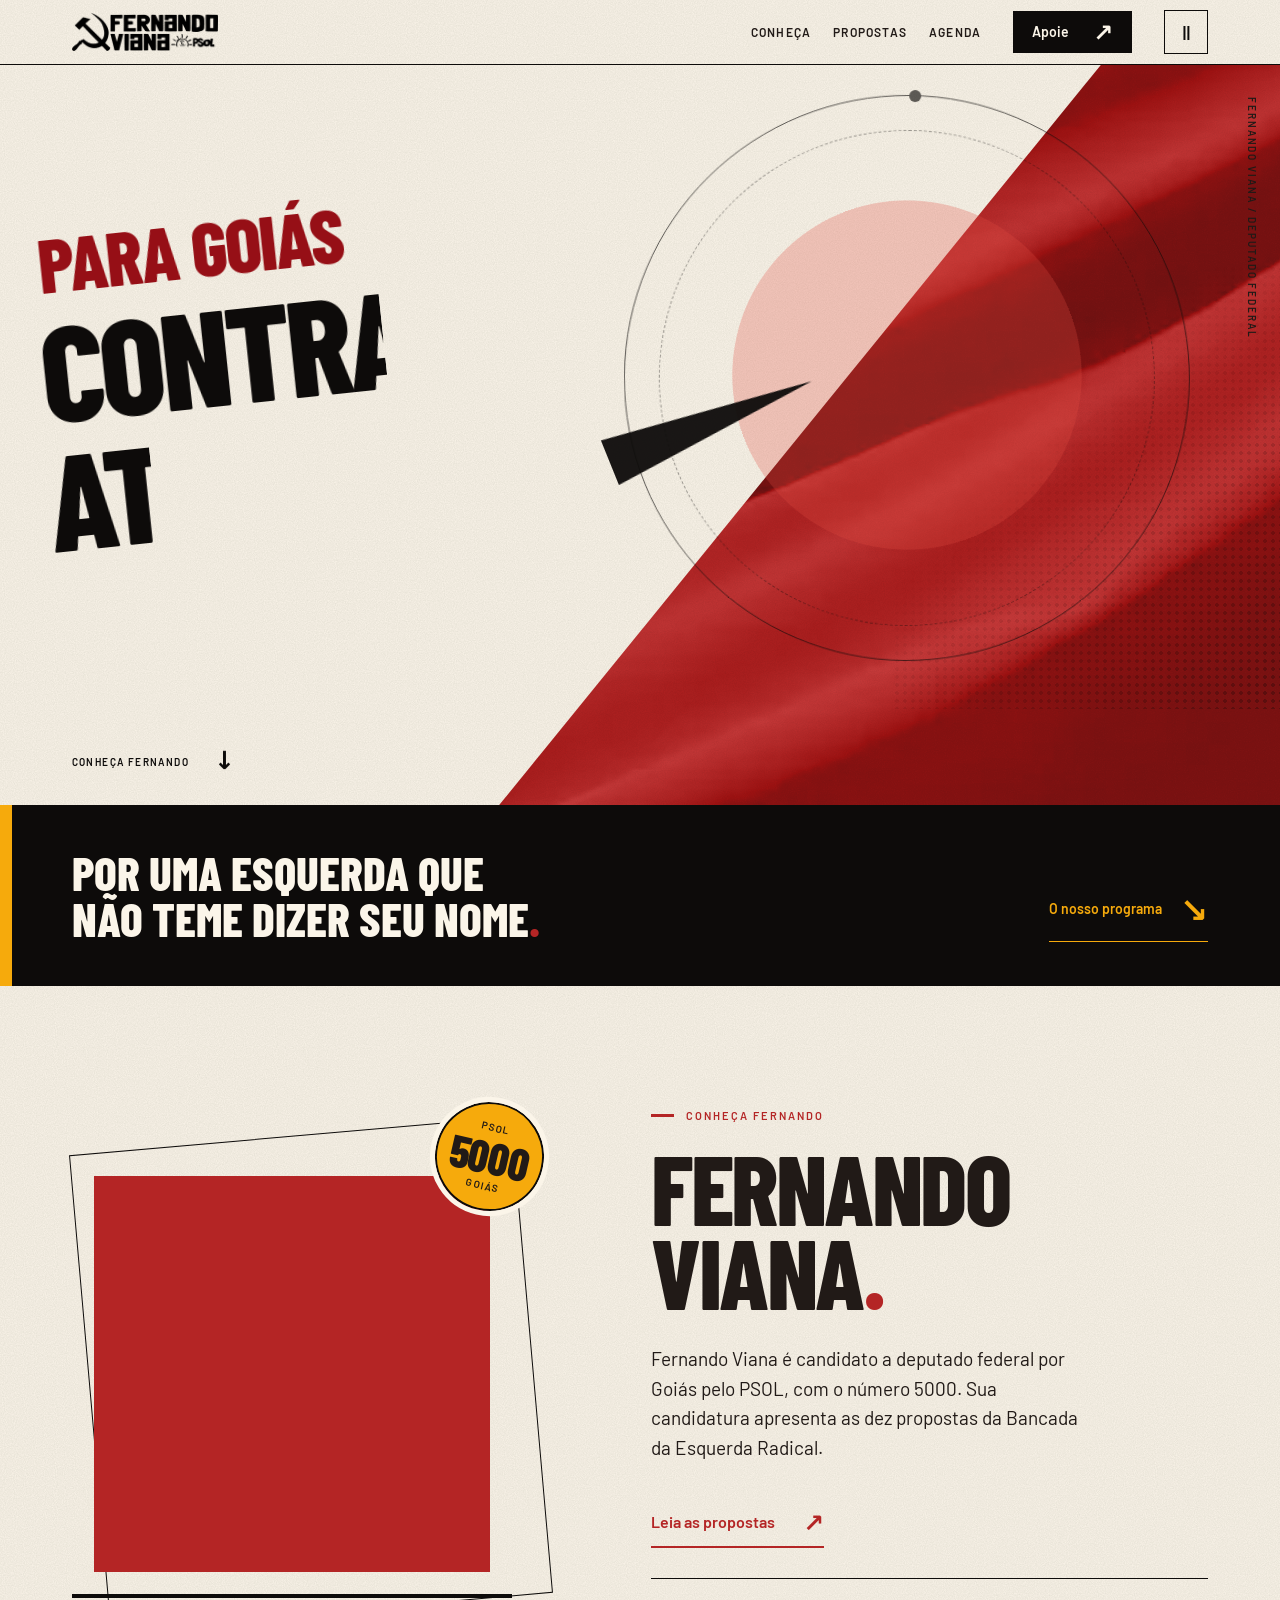
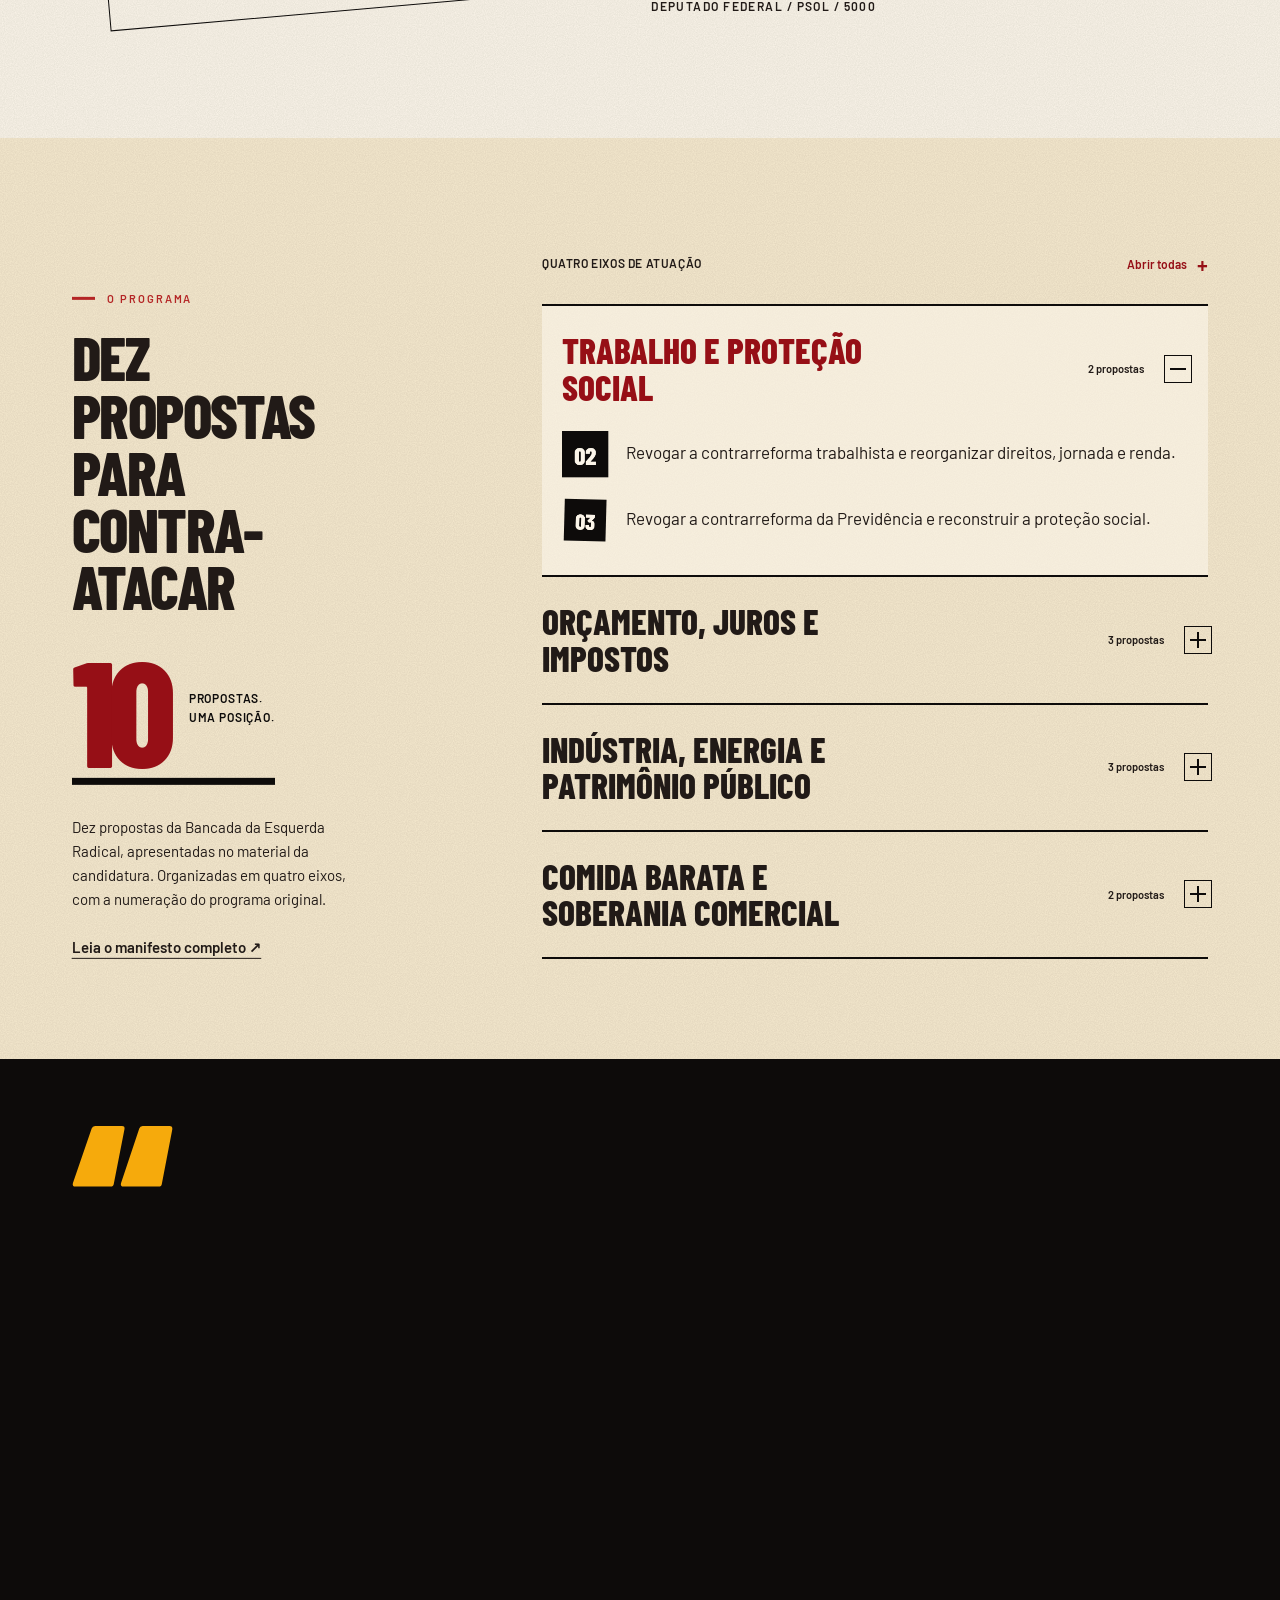
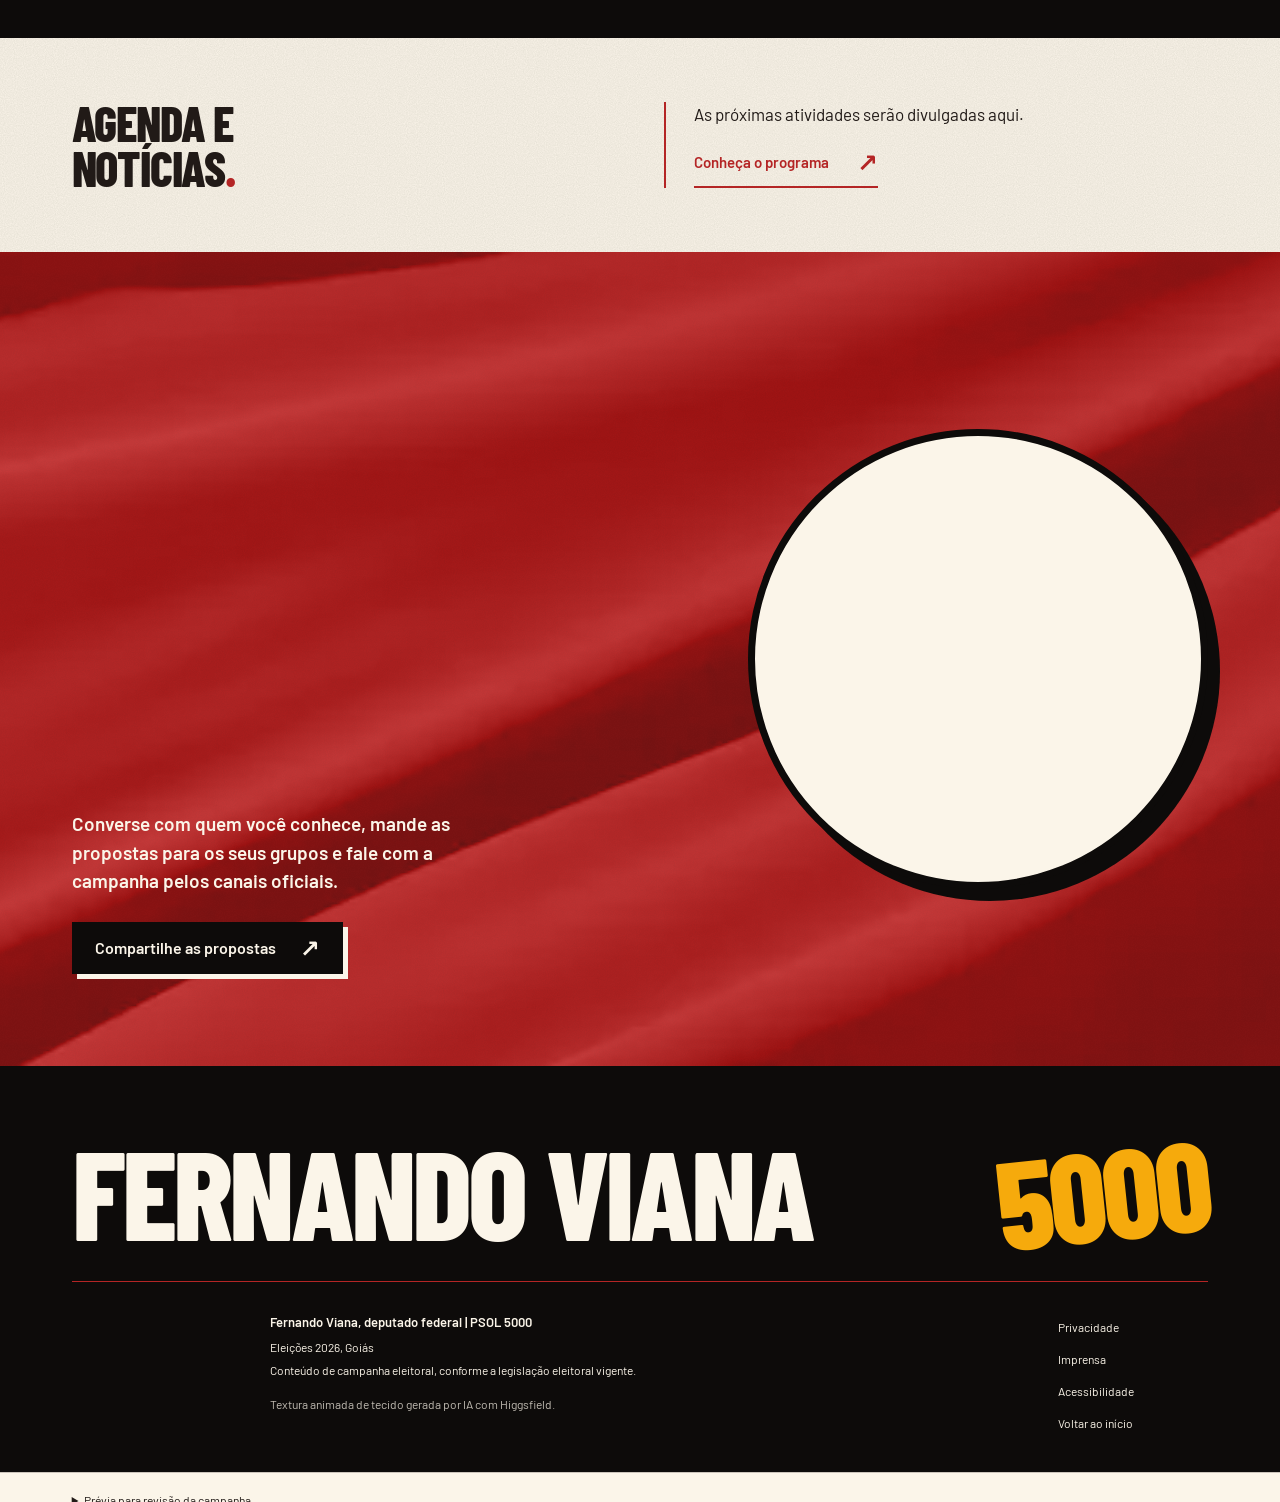
<file: versao-2/index.html>
<!doctype html><html lang="pt-BR"><head><meta charset="utf-8"><meta name="robots" content="noindex, nofollow">
<meta http-equiv="refresh" content="0; url=../"><link rel="canonical" href="../"><title>Fernando Viana 5000</title></head>
<body><p>A versão 2 passou a ser o site principal: <a href="../">abrir</a>.</p></body></html>
</file>
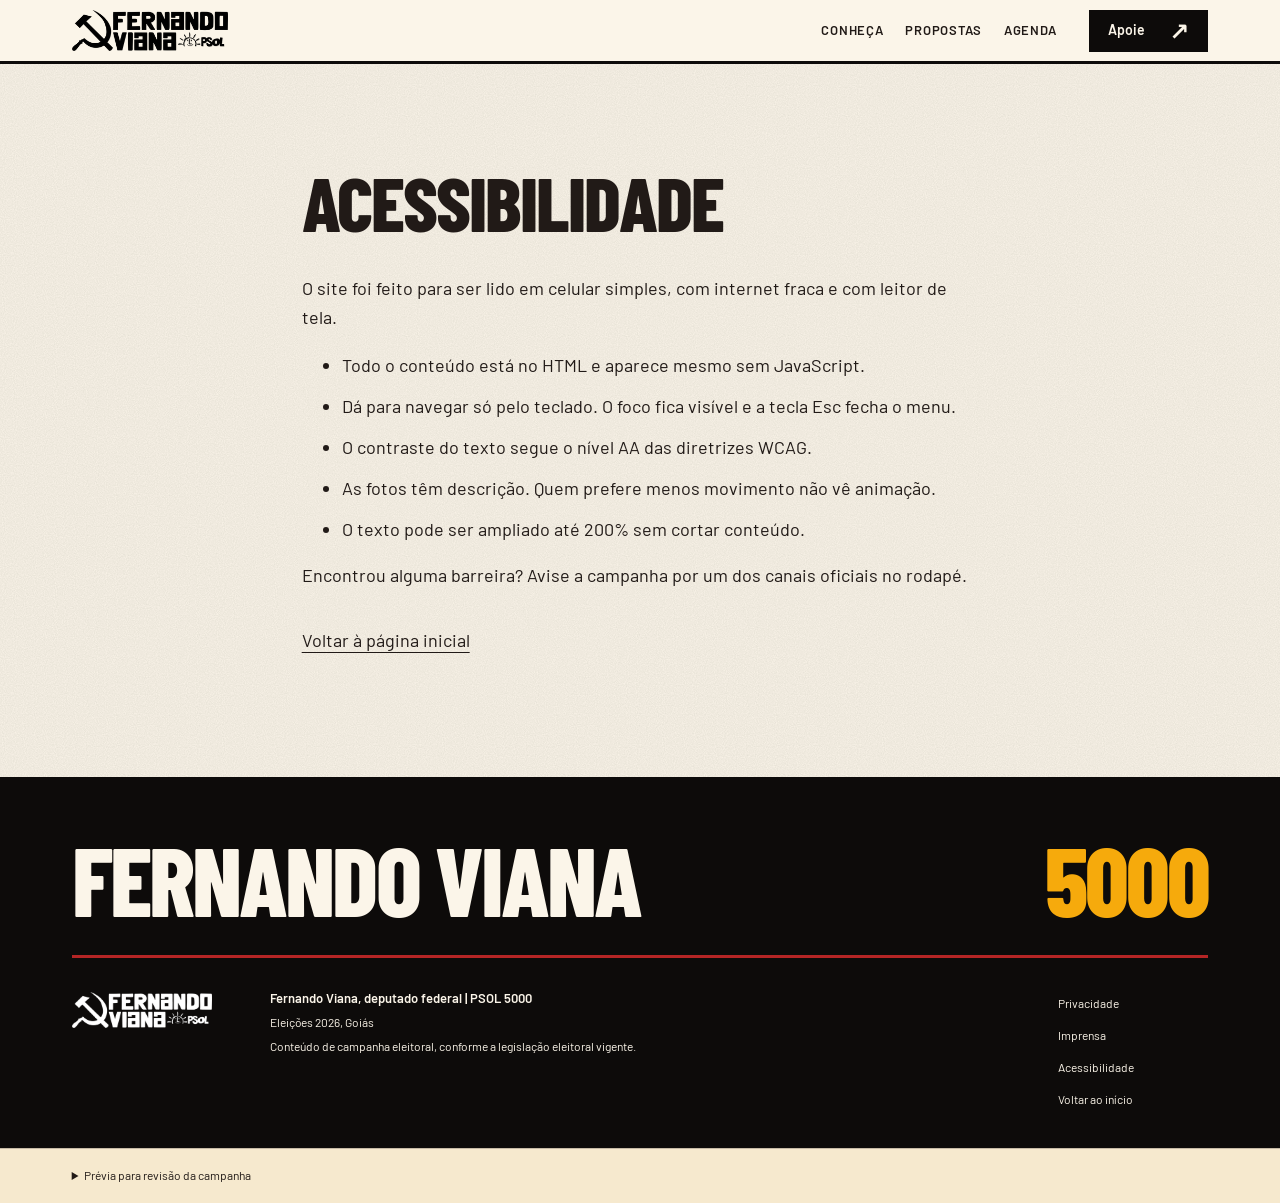
<file: acessibilidade.html>
<!doctype html>
<html lang="pt-BR" class="sem-js">
<head>
<meta charset="utf-8">
<meta name="viewport" content="width=device-width, initial-scale=1">
<title>Acessibilidade | Fernando Viana 5000</title>
<meta name="description" content="Fernando Viana, candidato a deputado federal pelo PSOL em Goiás, número 5000. Conheça as dez propostas da Bancada da Esquerda Radical.">

<meta property="og:type" content="website">
<meta property="og:locale" content="pt_BR">
<meta property="og:title" content="Acessibilidade | Fernando Viana 5000">
<meta property="og:description" content="Fernando Viana, candidato a deputado federal pelo PSOL em Goiás, número 5000. Conheça as dez propostas da Bancada da Esquerda Radical.">

<meta property="og:image:width" content="1200">
<meta property="og:image:height" content="630">
<meta name="twitter:card" content="summary_large_image">
<meta name="theme-color" content="#960F16">
<meta name="robots" content="noindex, nofollow">
<link rel="icon" href="favicon-32.png" sizes="32x32">
<link rel="apple-touch-icon" href="apple-touch-icon.png">
<link rel="preload" href="assets/fontes/barlow-condensed-latin-800-normal.woff2" as="font" type="font/woff2" crossorigin>
<link rel="preload" href="assets/fontes/barlow-latin-400-normal.woff2" as="font" type="font/woff2" crossorigin>
<link rel="stylesheet" href="styles.css">
<script>document.documentElement.classList.replace('sem-js','com-js')</script>
<script src="app.js" defer></script>
</head>
<body>

<a class="pular" href="#conteudo">Pular para o conteúdo</a>
<header class="topo">
  <div class="topo__barra">
    <a class="topo__marca" href="index.html#inicio" aria-label="Fernando Viana, início">
      <img src="assets/marca/assinatura-horizontal-preta.webp" alt="" width="300" height="79">
    </a>
    <nav class="topo__nav" id="menu" aria-label="Seções do site">
      <a href="index.html#conheca">Conheça</a>
      <a href="index.html#propostas">Propostas</a>
      <a href="index.html#agenda">Agenda</a>
      <a class="topo__nav-apoie" href="index.html#apoie">Apoie</a>
    </nav>
    <a class="botao botao--apoie" href="index.html#apoie">Apoie <span aria-hidden="true">↗</span></a>
    <button class="topo__menu" type="button" aria-expanded="false" aria-controls="menu" hidden>
      <span class="topo__menu-icone" aria-hidden="true"></span><span class="topo__menu-texto">Menu</span>
    </button>
  </div>
</header>
<main id="conteudo" class="pagina">
  <h1>Acessibilidade</h1>
  
  <p>O site foi feito para ser lido em celular simples, com internet fraca e com leitor de tela.</p>
  <ul>
    <li>Todo o conteúdo está no HTML e aparece mesmo sem JavaScript.</li>
    <li>Dá para navegar só pelo teclado. O foco fica visível e a tecla Esc fecha o menu.</li>
    <li>O contraste do texto segue o nível AA das diretrizes WCAG.</li>
    <li>As fotos têm descrição. Quem prefere menos movimento não vê animação.</li>
    <li>O texto pode ser ampliado até 200% sem cortar conteúdo.</li>
  </ul>
  <p>Encontrou alguma barreira? Avise a campanha por um dos canais oficiais no rodapé.</p>
  <p><a href="index.html">Voltar à página inicial</a></p>
</main>
<footer class="rodape">
  <div class="rodape__assinatura" aria-hidden="true"><span>FERNANDO VIANA</span><span>5000</span></div>
  <div class="rodape__grade">
    <img class="rodape__marca" src="assets/marca/assinatura-horizontal-branca.webp" alt="" width="400" height="106" loading="lazy">
    <div class="rodape__legal">
      <p class="rodape__id">Fernando Viana, deputado federal | PSOL 5000</p>
      <p>Eleições 2026, Goiás</p>
      
      
      <p>Conteúdo de campanha eleitoral, conforme a legislação eleitoral vigente.</p>
      
    </div>
    <nav class="rodape__links" aria-label="Informações do site">
      <a href="privacidade.html">Privacidade</a>
      <a href="imprensa.html">Imprensa</a>
      <a href="acessibilidade.html">Acessibilidade</a>
      <a href="index.html#inicio">Voltar ao início</a>
    </nav>
  </div>
</footer>
<aside class="revisao" aria-label="Status desta versão"><details><summary>Prévia para revisão da campanha</summary><p>Esta versão ainda não está pronta para publicação. Informações a confirmar:</p><ul><li>conheca.bio: biografia curta, até 900 caracteres, com fatos checáveis</li><li>agenda.itens: 1 a 3 itens reais com data, título e link (agenda, notícia ou entrevista)</li><li>contato: e-mail, WhatsApp ou Instagram oficiais</li><li>candidato.federacao_ou_coligacao: federação ou coligação (deixe vazio se não houver)</li><li>candidato.nome_civil: nome civil completo</li><li>legal.cnpj: CNPJ de campanha</li><li>legal.responsavel_site: quem desenvolveu e mantém o site</li><li>legal.hospedagem: provedor de hospedagem (conferir regra de hospedagem no país)</li><li>site.url: domínio final (necessário para canonical e prévia no WhatsApp)</li><li>contato: canal de imprensa (e-mail ou WhatsApp)</li></ul></details></aside>
</body>
</html>
</file>
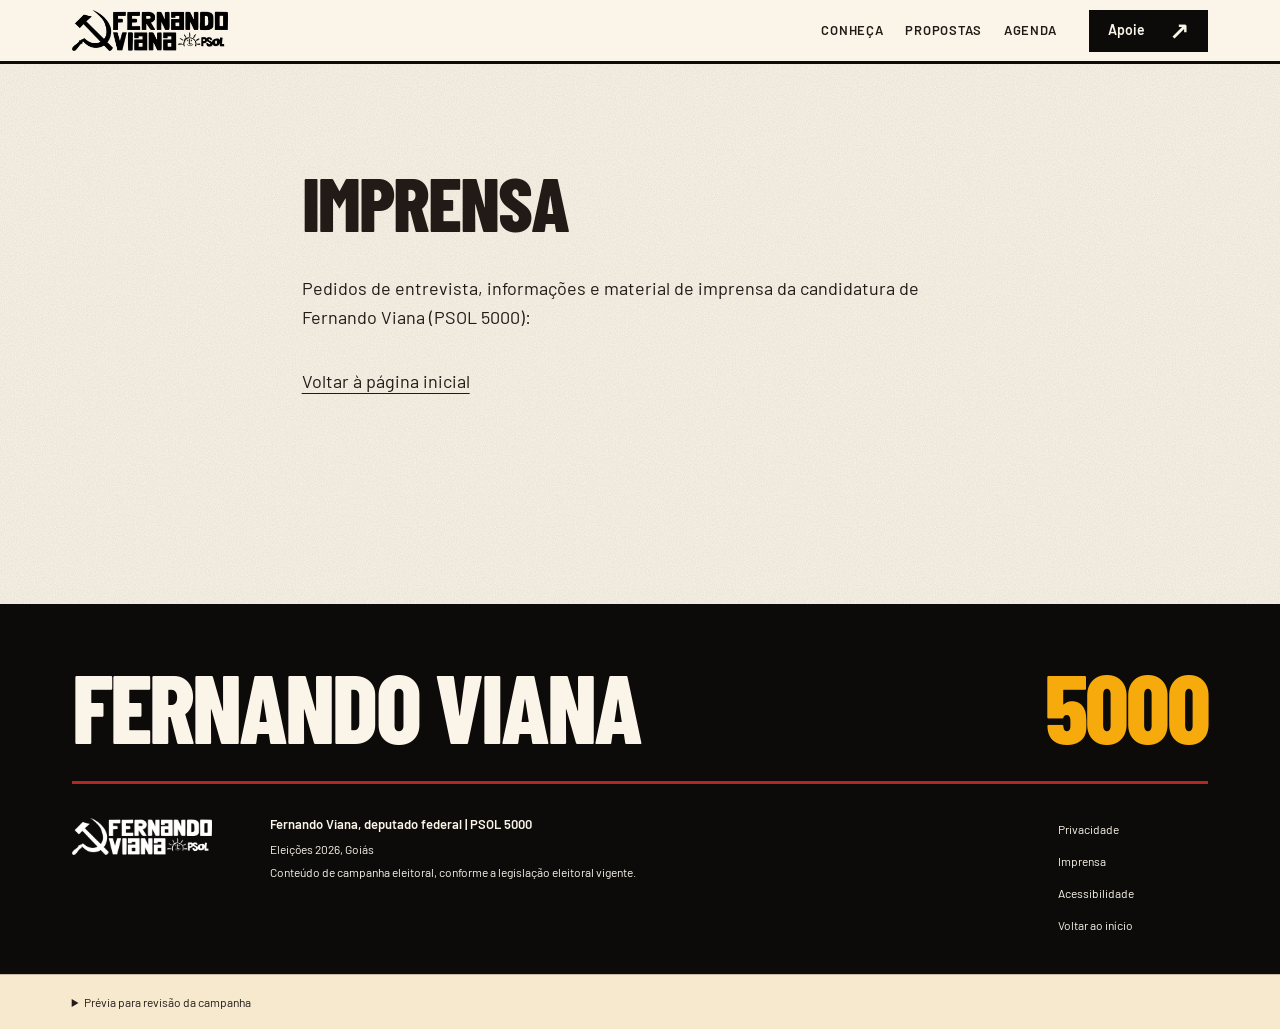
<file: imprensa.html>
<!doctype html>
<html lang="pt-BR" class="sem-js">
<head>
<meta charset="utf-8">
<meta name="viewport" content="width=device-width, initial-scale=1">
<title>Imprensa | Fernando Viana 5000</title>
<meta name="description" content="Fernando Viana, candidato a deputado federal pelo PSOL em Goiás, número 5000. Conheça as dez propostas da Bancada da Esquerda Radical.">

<meta property="og:type" content="website">
<meta property="og:locale" content="pt_BR">
<meta property="og:title" content="Imprensa | Fernando Viana 5000">
<meta property="og:description" content="Fernando Viana, candidato a deputado federal pelo PSOL em Goiás, número 5000. Conheça as dez propostas da Bancada da Esquerda Radical.">

<meta property="og:image:width" content="1200">
<meta property="og:image:height" content="630">
<meta name="twitter:card" content="summary_large_image">
<meta name="theme-color" content="#960F16">
<meta name="robots" content="noindex, nofollow">
<link rel="icon" href="favicon-32.png" sizes="32x32">
<link rel="apple-touch-icon" href="apple-touch-icon.png">
<link rel="preload" href="assets/fontes/barlow-condensed-latin-800-normal.woff2" as="font" type="font/woff2" crossorigin>
<link rel="preload" href="assets/fontes/barlow-latin-400-normal.woff2" as="font" type="font/woff2" crossorigin>
<link rel="stylesheet" href="styles.css">
<script>document.documentElement.classList.replace('sem-js','com-js')</script>
<script src="app.js" defer></script>
</head>
<body>

<a class="pular" href="#conteudo">Pular para o conteúdo</a>
<header class="topo">
  <div class="topo__barra">
    <a class="topo__marca" href="index.html#inicio" aria-label="Fernando Viana, início">
      <img src="assets/marca/assinatura-horizontal-preta.webp" alt="" width="300" height="79">
    </a>
    <nav class="topo__nav" id="menu" aria-label="Seções do site">
      <a href="index.html#conheca">Conheça</a>
      <a href="index.html#propostas">Propostas</a>
      <a href="index.html#agenda">Agenda</a>
      <a class="topo__nav-apoie" href="index.html#apoie">Apoie</a>
    </nav>
    <a class="botao botao--apoie" href="index.html#apoie">Apoie <span aria-hidden="true">↗</span></a>
    <button class="topo__menu" type="button" aria-expanded="false" aria-controls="menu" hidden>
      <span class="topo__menu-icone" aria-hidden="true"></span><span class="topo__menu-texto">Menu</span>
    </button>
  </div>
</header>
<main id="conteudo" class="pagina">
  <h1>Imprensa</h1>
  
  <p>Pedidos de entrevista, informações e material de imprensa da candidatura de
  Fernando Viana (PSOL 5000):</p>
  <p></p>
  <p><a href="index.html">Voltar à página inicial</a></p>
</main>
<footer class="rodape">
  <div class="rodape__assinatura" aria-hidden="true"><span>FERNANDO VIANA</span><span>5000</span></div>
  <div class="rodape__grade">
    <img class="rodape__marca" src="assets/marca/assinatura-horizontal-branca.webp" alt="" width="400" height="106" loading="lazy">
    <div class="rodape__legal">
      <p class="rodape__id">Fernando Viana, deputado federal | PSOL 5000</p>
      <p>Eleições 2026, Goiás</p>
      
      
      <p>Conteúdo de campanha eleitoral, conforme a legislação eleitoral vigente.</p>
      
    </div>
    <nav class="rodape__links" aria-label="Informações do site">
      <a href="privacidade.html">Privacidade</a>
      <a href="imprensa.html">Imprensa</a>
      <a href="acessibilidade.html">Acessibilidade</a>
      <a href="index.html#inicio">Voltar ao início</a>
    </nav>
  </div>
</footer>
<aside class="revisao" aria-label="Status desta versão"><details><summary>Prévia para revisão da campanha</summary><p>Esta versão ainda não está pronta para publicação. Informações a confirmar:</p><ul><li>conheca.bio: biografia curta, até 900 caracteres, com fatos checáveis</li><li>agenda.itens: 1 a 3 itens reais com data, título e link (agenda, notícia ou entrevista)</li><li>contato: e-mail, WhatsApp ou Instagram oficiais</li><li>candidato.federacao_ou_coligacao: federação ou coligação (deixe vazio se não houver)</li><li>candidato.nome_civil: nome civil completo</li><li>legal.cnpj: CNPJ de campanha</li><li>legal.responsavel_site: quem desenvolveu e mantém o site</li><li>legal.hospedagem: provedor de hospedagem (conferir regra de hospedagem no país)</li><li>site.url: domínio final (necessário para canonical e prévia no WhatsApp)</li><li>contato: canal de imprensa (e-mail ou WhatsApp)</li></ul></details></aside>
</body>
</html>
</file>
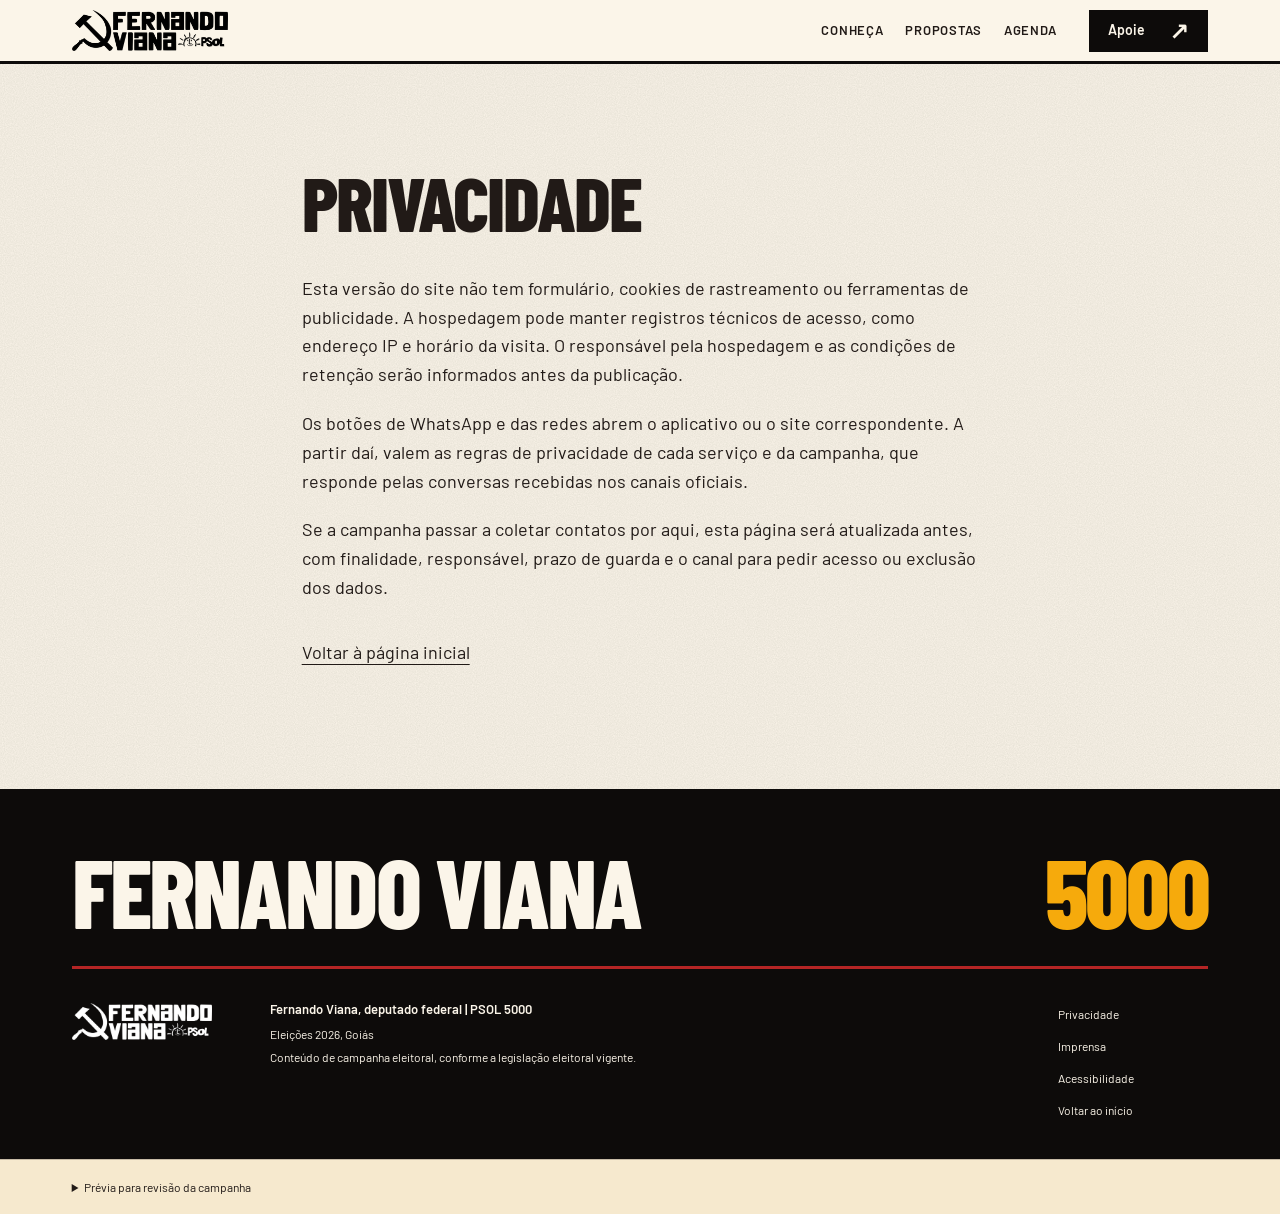
<file: privacidade.html>
<!doctype html>
<html lang="pt-BR" class="sem-js">
<head>
<meta charset="utf-8">
<meta name="viewport" content="width=device-width, initial-scale=1">
<title>Privacidade | Fernando Viana 5000</title>
<meta name="description" content="Fernando Viana, candidato a deputado federal pelo PSOL em Goiás, número 5000. Conheça as dez propostas da Bancada da Esquerda Radical.">

<meta property="og:type" content="website">
<meta property="og:locale" content="pt_BR">
<meta property="og:title" content="Privacidade | Fernando Viana 5000">
<meta property="og:description" content="Fernando Viana, candidato a deputado federal pelo PSOL em Goiás, número 5000. Conheça as dez propostas da Bancada da Esquerda Radical.">

<meta property="og:image:width" content="1200">
<meta property="og:image:height" content="630">
<meta name="twitter:card" content="summary_large_image">
<meta name="theme-color" content="#960F16">
<meta name="robots" content="noindex, nofollow">
<link rel="icon" href="favicon-32.png" sizes="32x32">
<link rel="apple-touch-icon" href="apple-touch-icon.png">
<link rel="preload" href="assets/fontes/barlow-condensed-latin-800-normal.woff2" as="font" type="font/woff2" crossorigin>
<link rel="preload" href="assets/fontes/barlow-latin-400-normal.woff2" as="font" type="font/woff2" crossorigin>
<link rel="stylesheet" href="styles.css">
<script>document.documentElement.classList.replace('sem-js','com-js')</script>
<script src="app.js" defer></script>
</head>
<body>

<a class="pular" href="#conteudo">Pular para o conteúdo</a>
<header class="topo">
  <div class="topo__barra">
    <a class="topo__marca" href="index.html#inicio" aria-label="Fernando Viana, início">
      <img src="assets/marca/assinatura-horizontal-preta.webp" alt="" width="300" height="79">
    </a>
    <nav class="topo__nav" id="menu" aria-label="Seções do site">
      <a href="index.html#conheca">Conheça</a>
      <a href="index.html#propostas">Propostas</a>
      <a href="index.html#agenda">Agenda</a>
      <a class="topo__nav-apoie" href="index.html#apoie">Apoie</a>
    </nav>
    <a class="botao botao--apoie" href="index.html#apoie">Apoie <span aria-hidden="true">↗</span></a>
    <button class="topo__menu" type="button" aria-expanded="false" aria-controls="menu" hidden>
      <span class="topo__menu-icone" aria-hidden="true"></span><span class="topo__menu-texto">Menu</span>
    </button>
  </div>
</header>
<main id="conteudo" class="pagina">
  <h1>Privacidade</h1>
  
  <p>Esta versão do site não tem formulário, cookies de rastreamento ou ferramentas de publicidade.
  A hospedagem pode manter registros técnicos de acesso, como endereço IP e horário da visita.
  O responsável pela hospedagem e as condições de retenção serão informados antes da publicação.</p>
  <p>Os botões de WhatsApp e das redes abrem o aplicativo ou o site correspondente. A partir daí,
  valem as regras de privacidade de cada serviço e da campanha, que responde pelas conversas
  recebidas nos canais oficiais.</p>
  <p>Se a campanha passar a coletar contatos por aqui, esta página será atualizada antes, com
  finalidade, responsável, prazo de guarda e o canal para pedir acesso ou exclusão dos dados.</p>
  <p><a href="index.html">Voltar à página inicial</a></p>
</main>
<footer class="rodape">
  <div class="rodape__assinatura" aria-hidden="true"><span>FERNANDO VIANA</span><span>5000</span></div>
  <div class="rodape__grade">
    <img class="rodape__marca" src="assets/marca/assinatura-horizontal-branca.webp" alt="" width="400" height="106" loading="lazy">
    <div class="rodape__legal">
      <p class="rodape__id">Fernando Viana, deputado federal | PSOL 5000</p>
      <p>Eleições 2026, Goiás</p>
      
      
      <p>Conteúdo de campanha eleitoral, conforme a legislação eleitoral vigente.</p>
      
    </div>
    <nav class="rodape__links" aria-label="Informações do site">
      <a href="privacidade.html">Privacidade</a>
      <a href="imprensa.html">Imprensa</a>
      <a href="acessibilidade.html">Acessibilidade</a>
      <a href="index.html#inicio">Voltar ao início</a>
    </nav>
  </div>
</footer>
<aside class="revisao" aria-label="Status desta versão"><details><summary>Prévia para revisão da campanha</summary><p>Esta versão ainda não está pronta para publicação. Informações a confirmar:</p><ul><li>conheca.bio: biografia curta, até 900 caracteres, com fatos checáveis</li><li>agenda.itens: 1 a 3 itens reais com data, título e link (agenda, notícia ou entrevista)</li><li>contato: e-mail, WhatsApp ou Instagram oficiais</li><li>candidato.federacao_ou_coligacao: federação ou coligação (deixe vazio se não houver)</li><li>candidato.nome_civil: nome civil completo</li><li>legal.cnpj: CNPJ de campanha</li><li>legal.responsavel_site: quem desenvolveu e mantém o site</li><li>legal.hospedagem: provedor de hospedagem (conferir regra de hospedagem no país)</li><li>site.url: domínio final (necessário para canonical e prévia no WhatsApp)</li><li>contato: canal de imprensa (e-mail ou WhatsApp)</li></ul></details></aside>
</body>
</html>
</file>
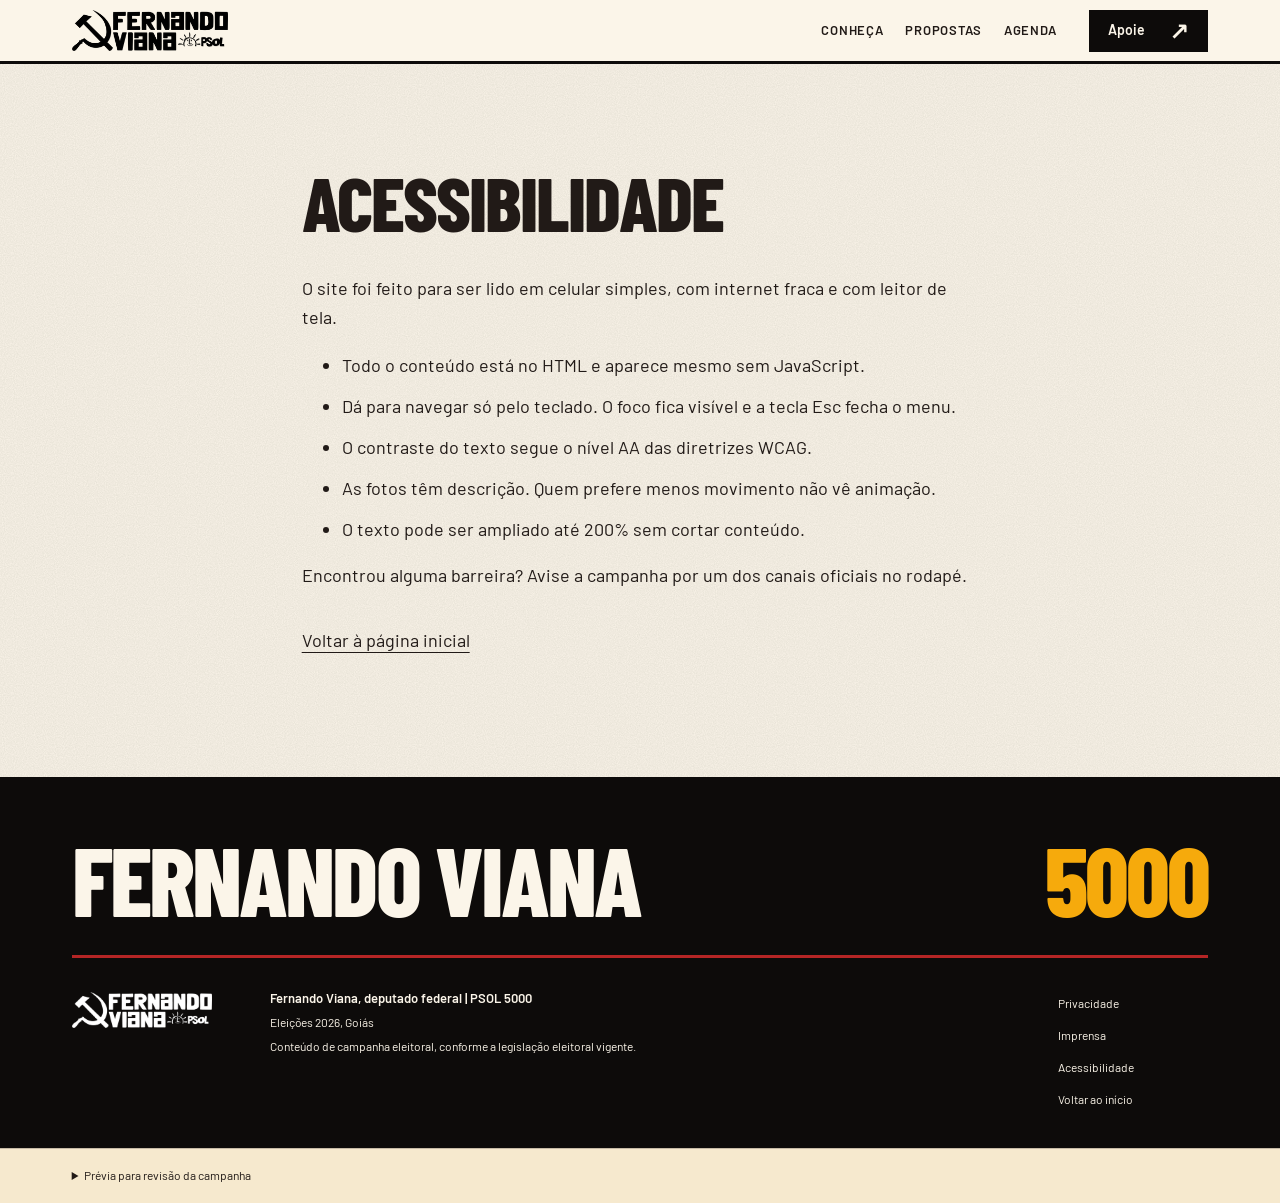
<file: versao-1/acessibilidade.html>
<!doctype html>
<html lang="pt-BR" class="sem-js">
<head>
<meta charset="utf-8">
<meta name="viewport" content="width=device-width, initial-scale=1">
<title>Acessibilidade | Fernando Viana 5000</title>
<meta name="description" content="Fernando Viana, candidato a deputado federal pelo PSOL em Goiás, número 5000. Conheça as dez propostas da Bancada da Esquerda Radical.">

<meta property="og:type" content="website">
<meta property="og:locale" content="pt_BR">
<meta property="og:title" content="Acessibilidade | Fernando Viana 5000">
<meta property="og:description" content="Fernando Viana, candidato a deputado federal pelo PSOL em Goiás, número 5000. Conheça as dez propostas da Bancada da Esquerda Radical.">

<meta property="og:image:width" content="1200">
<meta property="og:image:height" content="630">
<meta name="twitter:card" content="summary_large_image">
<meta name="theme-color" content="#960F16">
<meta name="robots" content="noindex, nofollow">
<link rel="icon" href="favicon-32.png" sizes="32x32">
<link rel="apple-touch-icon" href="apple-touch-icon.png">
<link rel="preload" href="../assets/fontes/barlow-condensed-latin-800-normal.woff2" as="font" type="font/woff2" crossorigin>
<link rel="preload" href="../assets/fontes/barlow-latin-400-normal.woff2" as="font" type="font/woff2" crossorigin>
<link rel="stylesheet" href="styles.css">
<script>document.documentElement.classList.replace('sem-js','com-js')</script>
<script src="app.js" defer></script>
</head>
<body>

<a class="pular" href="#conteudo">Pular para o conteúdo</a>
<header class="topo">
  <div class="topo__barra">
    <a class="topo__marca" href="index.html#inicio" aria-label="Fernando Viana, início">
      <img src="../assets/marca/assinatura-horizontal-preta.webp" alt="" width="300" height="79">
    </a>
    <nav class="topo__nav" id="menu" aria-label="Seções do site">
      <a href="index.html#conheca">Conheça</a>
      <a href="index.html#propostas">Propostas</a>
      <a href="index.html#agenda">Agenda</a>
      <a class="topo__nav-apoie" href="index.html#apoie">Apoie</a>
    </nav>
    <a class="botao botao--apoie" href="index.html#apoie">Apoie <span aria-hidden="true">↗</span></a>
    <button class="topo__menu" type="button" aria-expanded="false" aria-controls="menu" hidden>
      <span class="topo__menu-icone" aria-hidden="true"></span><span class="topo__menu-texto">Menu</span>
    </button>
  </div>
</header>
<main id="conteudo" class="pagina">
  <h1>Acessibilidade</h1>
  
  <p>O site foi feito para ser lido em celular simples, com internet fraca e com leitor de tela.</p>
  <ul>
    <li>Todo o conteúdo está no HTML e aparece mesmo sem JavaScript.</li>
    <li>Dá para navegar só pelo teclado. O foco fica visível e a tecla Esc fecha o menu.</li>
    <li>O contraste do texto segue o nível AA das diretrizes WCAG.</li>
    <li>As fotos têm descrição. Quem prefere menos movimento não vê animação.</li>
    <li>O texto pode ser ampliado até 200% sem cortar conteúdo.</li>
  </ul>
  <p>Encontrou alguma barreira? Avise a campanha por um dos canais oficiais no rodapé.</p>
  <p><a href="index.html">Voltar à página inicial</a></p>
</main>
<footer class="rodape">
  <div class="rodape__assinatura" aria-hidden="true"><span>FERNANDO VIANA</span><span>5000</span></div>
  <div class="rodape__grade">
    <img class="rodape__marca" src="../assets/marca/assinatura-horizontal-branca.webp" alt="" width="400" height="106" loading="lazy">
    <div class="rodape__legal">
      <p class="rodape__id">Fernando Viana, deputado federal | PSOL 5000</p>
      <p>Eleições 2026, Goiás</p>
      
      
      <p>Conteúdo de campanha eleitoral, conforme a legislação eleitoral vigente.</p>
      
    </div>
    <nav class="rodape__links" aria-label="Informações do site">
      <a href="privacidade.html">Privacidade</a>
      <a href="imprensa.html">Imprensa</a>
      <a href="acessibilidade.html">Acessibilidade</a>
      <a href="index.html#inicio">Voltar ao início</a>
    </nav>
  </div>
</footer>
<aside class="revisao" aria-label="Status desta versão"><details><summary>Prévia para revisão da campanha</summary><p>Esta versão ainda não está pronta para publicação. Informações a confirmar:</p><ul><li>conheca.bio: biografia curta, até 900 caracteres, com fatos checáveis</li><li>agenda.itens: 1 a 3 itens reais com data, título e link (agenda, notícia ou entrevista)</li><li>contato: e-mail, WhatsApp ou Instagram oficiais</li><li>candidato.federacao_ou_coligacao: federação ou coligação (deixe vazio se não houver)</li><li>candidato.nome_civil: nome civil completo</li><li>legal.cnpj: CNPJ de campanha</li><li>legal.responsavel_site: quem desenvolveu e mantém o site</li><li>legal.hospedagem: provedor de hospedagem (conferir regra de hospedagem no país)</li><li>site.url: domínio final (necessário para canonical e prévia no WhatsApp)</li><li>contato: canal de imprensa (e-mail ou WhatsApp)</li></ul></details></aside>
</body>
</html>
</file>
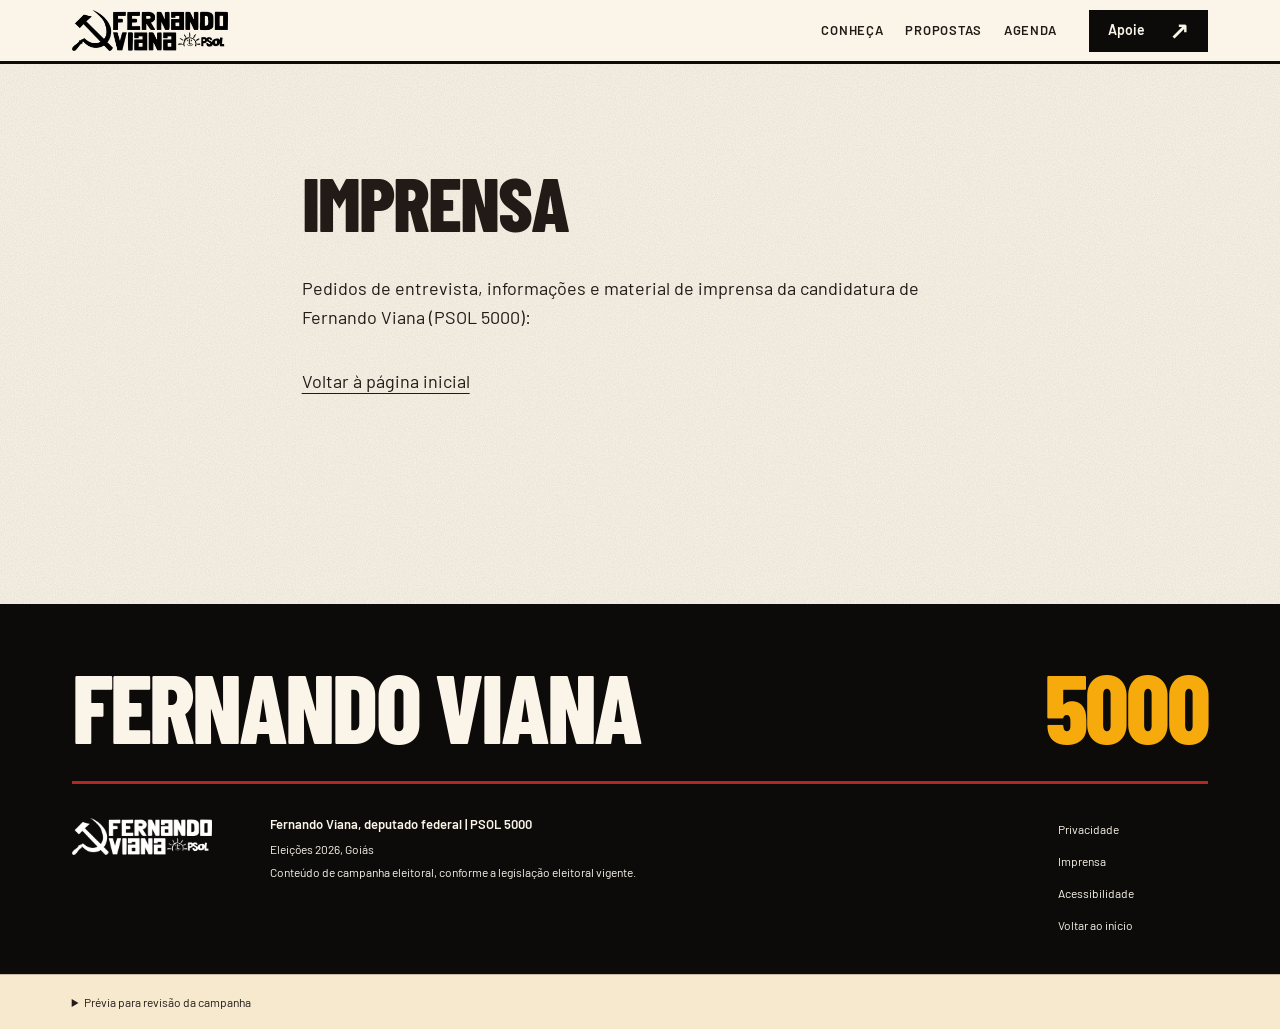
<file: versao-1/imprensa.html>
<!doctype html>
<html lang="pt-BR" class="sem-js">
<head>
<meta charset="utf-8">
<meta name="viewport" content="width=device-width, initial-scale=1">
<title>Imprensa | Fernando Viana 5000</title>
<meta name="description" content="Fernando Viana, candidato a deputado federal pelo PSOL em Goiás, número 5000. Conheça as dez propostas da Bancada da Esquerda Radical.">

<meta property="og:type" content="website">
<meta property="og:locale" content="pt_BR">
<meta property="og:title" content="Imprensa | Fernando Viana 5000">
<meta property="og:description" content="Fernando Viana, candidato a deputado federal pelo PSOL em Goiás, número 5000. Conheça as dez propostas da Bancada da Esquerda Radical.">

<meta property="og:image:width" content="1200">
<meta property="og:image:height" content="630">
<meta name="twitter:card" content="summary_large_image">
<meta name="theme-color" content="#960F16">
<meta name="robots" content="noindex, nofollow">
<link rel="icon" href="favicon-32.png" sizes="32x32">
<link rel="apple-touch-icon" href="apple-touch-icon.png">
<link rel="preload" href="../assets/fontes/barlow-condensed-latin-800-normal.woff2" as="font" type="font/woff2" crossorigin>
<link rel="preload" href="../assets/fontes/barlow-latin-400-normal.woff2" as="font" type="font/woff2" crossorigin>
<link rel="stylesheet" href="styles.css">
<script>document.documentElement.classList.replace('sem-js','com-js')</script>
<script src="app.js" defer></script>
</head>
<body>

<a class="pular" href="#conteudo">Pular para o conteúdo</a>
<header class="topo">
  <div class="topo__barra">
    <a class="topo__marca" href="index.html#inicio" aria-label="Fernando Viana, início">
      <img src="../assets/marca/assinatura-horizontal-preta.webp" alt="" width="300" height="79">
    </a>
    <nav class="topo__nav" id="menu" aria-label="Seções do site">
      <a href="index.html#conheca">Conheça</a>
      <a href="index.html#propostas">Propostas</a>
      <a href="index.html#agenda">Agenda</a>
      <a class="topo__nav-apoie" href="index.html#apoie">Apoie</a>
    </nav>
    <a class="botao botao--apoie" href="index.html#apoie">Apoie <span aria-hidden="true">↗</span></a>
    <button class="topo__menu" type="button" aria-expanded="false" aria-controls="menu" hidden>
      <span class="topo__menu-icone" aria-hidden="true"></span><span class="topo__menu-texto">Menu</span>
    </button>
  </div>
</header>
<main id="conteudo" class="pagina">
  <h1>Imprensa</h1>
  
  <p>Pedidos de entrevista, informações e material de imprensa da candidatura de
  Fernando Viana (PSOL 5000):</p>
  <p></p>
  <p><a href="index.html">Voltar à página inicial</a></p>
</main>
<footer class="rodape">
  <div class="rodape__assinatura" aria-hidden="true"><span>FERNANDO VIANA</span><span>5000</span></div>
  <div class="rodape__grade">
    <img class="rodape__marca" src="../assets/marca/assinatura-horizontal-branca.webp" alt="" width="400" height="106" loading="lazy">
    <div class="rodape__legal">
      <p class="rodape__id">Fernando Viana, deputado federal | PSOL 5000</p>
      <p>Eleições 2026, Goiás</p>
      
      
      <p>Conteúdo de campanha eleitoral, conforme a legislação eleitoral vigente.</p>
      
    </div>
    <nav class="rodape__links" aria-label="Informações do site">
      <a href="privacidade.html">Privacidade</a>
      <a href="imprensa.html">Imprensa</a>
      <a href="acessibilidade.html">Acessibilidade</a>
      <a href="index.html#inicio">Voltar ao início</a>
    </nav>
  </div>
</footer>
<aside class="revisao" aria-label="Status desta versão"><details><summary>Prévia para revisão da campanha</summary><p>Esta versão ainda não está pronta para publicação. Informações a confirmar:</p><ul><li>conheca.bio: biografia curta, até 900 caracteres, com fatos checáveis</li><li>agenda.itens: 1 a 3 itens reais com data, título e link (agenda, notícia ou entrevista)</li><li>contato: e-mail, WhatsApp ou Instagram oficiais</li><li>candidato.federacao_ou_coligacao: federação ou coligação (deixe vazio se não houver)</li><li>candidato.nome_civil: nome civil completo</li><li>legal.cnpj: CNPJ de campanha</li><li>legal.responsavel_site: quem desenvolveu e mantém o site</li><li>legal.hospedagem: provedor de hospedagem (conferir regra de hospedagem no país)</li><li>site.url: domínio final (necessário para canonical e prévia no WhatsApp)</li><li>contato: canal de imprensa (e-mail ou WhatsApp)</li></ul></details></aside>
</body>
</html>
</file>
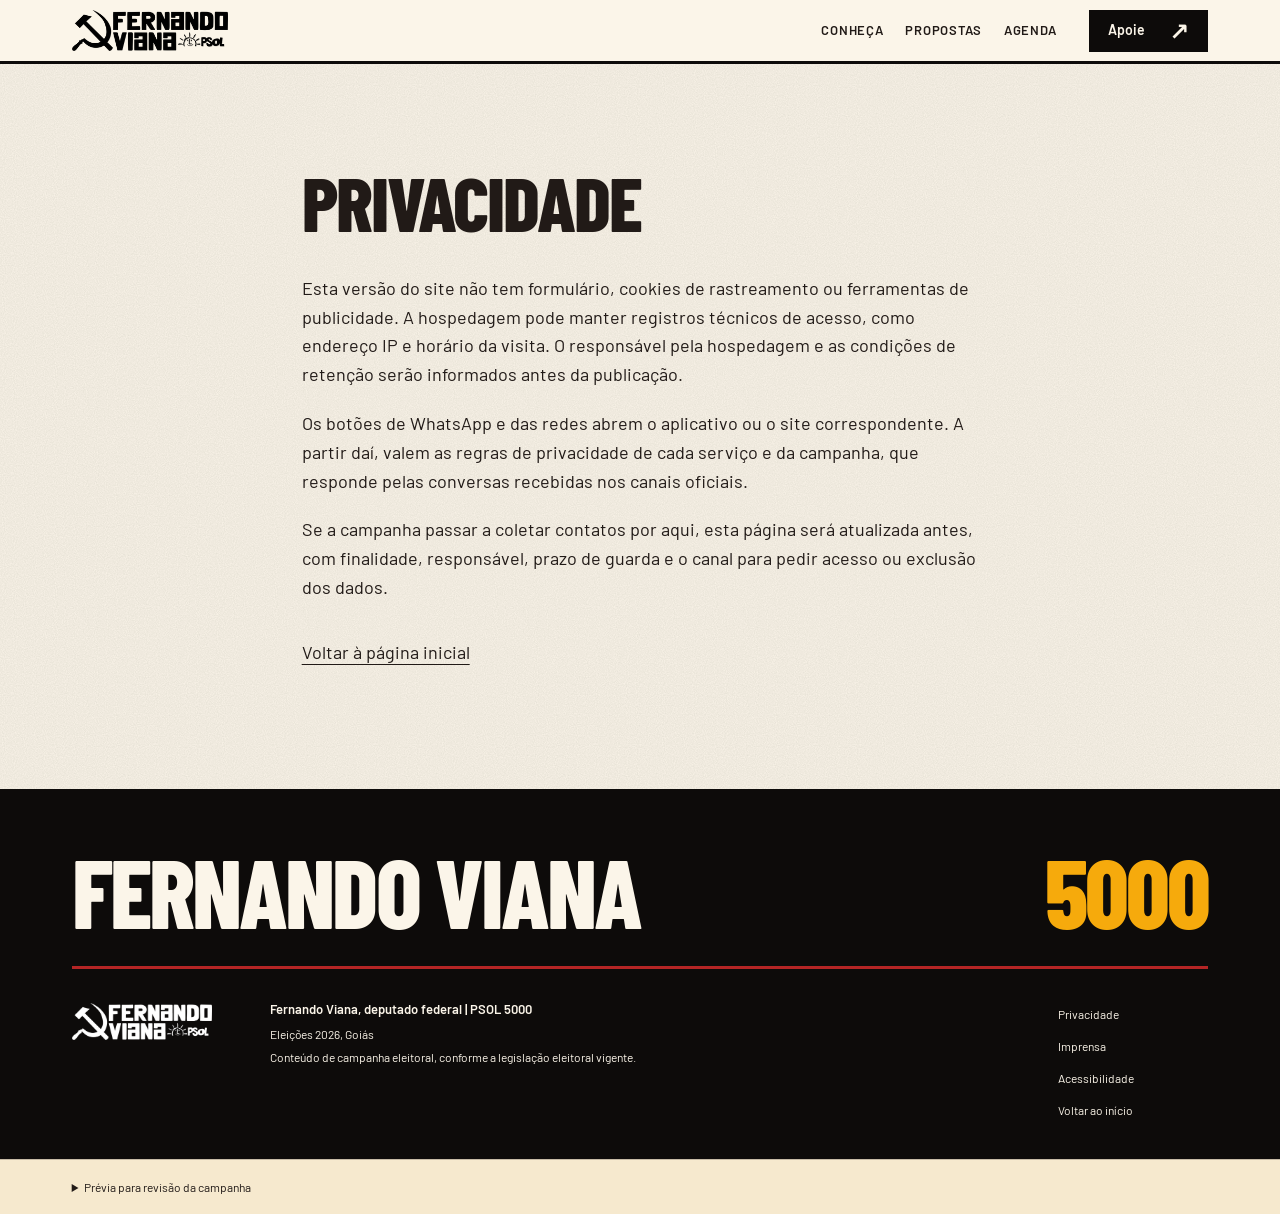
<file: versao-1/privacidade.html>
<!doctype html>
<html lang="pt-BR" class="sem-js">
<head>
<meta charset="utf-8">
<meta name="viewport" content="width=device-width, initial-scale=1">
<title>Privacidade | Fernando Viana 5000</title>
<meta name="description" content="Fernando Viana, candidato a deputado federal pelo PSOL em Goiás, número 5000. Conheça as dez propostas da Bancada da Esquerda Radical.">

<meta property="og:type" content="website">
<meta property="og:locale" content="pt_BR">
<meta property="og:title" content="Privacidade | Fernando Viana 5000">
<meta property="og:description" content="Fernando Viana, candidato a deputado federal pelo PSOL em Goiás, número 5000. Conheça as dez propostas da Bancada da Esquerda Radical.">

<meta property="og:image:width" content="1200">
<meta property="og:image:height" content="630">
<meta name="twitter:card" content="summary_large_image">
<meta name="theme-color" content="#960F16">
<meta name="robots" content="noindex, nofollow">
<link rel="icon" href="favicon-32.png" sizes="32x32">
<link rel="apple-touch-icon" href="apple-touch-icon.png">
<link rel="preload" href="../assets/fontes/barlow-condensed-latin-800-normal.woff2" as="font" type="font/woff2" crossorigin>
<link rel="preload" href="../assets/fontes/barlow-latin-400-normal.woff2" as="font" type="font/woff2" crossorigin>
<link rel="stylesheet" href="styles.css">
<script>document.documentElement.classList.replace('sem-js','com-js')</script>
<script src="app.js" defer></script>
</head>
<body>

<a class="pular" href="#conteudo">Pular para o conteúdo</a>
<header class="topo">
  <div class="topo__barra">
    <a class="topo__marca" href="index.html#inicio" aria-label="Fernando Viana, início">
      <img src="../assets/marca/assinatura-horizontal-preta.webp" alt="" width="300" height="79">
    </a>
    <nav class="topo__nav" id="menu" aria-label="Seções do site">
      <a href="index.html#conheca">Conheça</a>
      <a href="index.html#propostas">Propostas</a>
      <a href="index.html#agenda">Agenda</a>
      <a class="topo__nav-apoie" href="index.html#apoie">Apoie</a>
    </nav>
    <a class="botao botao--apoie" href="index.html#apoie">Apoie <span aria-hidden="true">↗</span></a>
    <button class="topo__menu" type="button" aria-expanded="false" aria-controls="menu" hidden>
      <span class="topo__menu-icone" aria-hidden="true"></span><span class="topo__menu-texto">Menu</span>
    </button>
  </div>
</header>
<main id="conteudo" class="pagina">
  <h1>Privacidade</h1>
  
  <p>Esta versão do site não tem formulário, cookies de rastreamento ou ferramentas de publicidade.
  A hospedagem pode manter registros técnicos de acesso, como endereço IP e horário da visita.
  O responsável pela hospedagem e as condições de retenção serão informados antes da publicação.</p>
  <p>Os botões de WhatsApp e das redes abrem o aplicativo ou o site correspondente. A partir daí,
  valem as regras de privacidade de cada serviço e da campanha, que responde pelas conversas
  recebidas nos canais oficiais.</p>
  <p>Se a campanha passar a coletar contatos por aqui, esta página será atualizada antes, com
  finalidade, responsável, prazo de guarda e o canal para pedir acesso ou exclusão dos dados.</p>
  <p><a href="index.html">Voltar à página inicial</a></p>
</main>
<footer class="rodape">
  <div class="rodape__assinatura" aria-hidden="true"><span>FERNANDO VIANA</span><span>5000</span></div>
  <div class="rodape__grade">
    <img class="rodape__marca" src="../assets/marca/assinatura-horizontal-branca.webp" alt="" width="400" height="106" loading="lazy">
    <div class="rodape__legal">
      <p class="rodape__id">Fernando Viana, deputado federal | PSOL 5000</p>
      <p>Eleições 2026, Goiás</p>
      
      
      <p>Conteúdo de campanha eleitoral, conforme a legislação eleitoral vigente.</p>
      
    </div>
    <nav class="rodape__links" aria-label="Informações do site">
      <a href="privacidade.html">Privacidade</a>
      <a href="imprensa.html">Imprensa</a>
      <a href="acessibilidade.html">Acessibilidade</a>
      <a href="index.html#inicio">Voltar ao início</a>
    </nav>
  </div>
</footer>
<aside class="revisao" aria-label="Status desta versão"><details><summary>Prévia para revisão da campanha</summary><p>Esta versão ainda não está pronta para publicação. Informações a confirmar:</p><ul><li>conheca.bio: biografia curta, até 900 caracteres, com fatos checáveis</li><li>agenda.itens: 1 a 3 itens reais com data, título e link (agenda, notícia ou entrevista)</li><li>contato: e-mail, WhatsApp ou Instagram oficiais</li><li>candidato.federacao_ou_coligacao: federação ou coligação (deixe vazio se não houver)</li><li>candidato.nome_civil: nome civil completo</li><li>legal.cnpj: CNPJ de campanha</li><li>legal.responsavel_site: quem desenvolveu e mantém o site</li><li>legal.hospedagem: provedor de hospedagem (conferir regra de hospedagem no país)</li><li>site.url: domínio final (necessário para canonical e prévia no WhatsApp)</li><li>contato: canal de imprensa (e-mail ou WhatsApp)</li></ul></details></aside>
</body>
</html>
</file>
<file: styles.css>
/* Fernando Viana. Cartaz político digital: tipografia, fotografia e vermelho. */
@font-face{font-family:"League Spartan";src:url(assets/fontes/league-spartan-latin-800-normal.woff2) format("woff2");font-weight:800;font-display:swap}
@font-face{font-family:Barlow;src:url(assets/fontes/barlow-latin-400-normal.woff2) format("woff2");font-weight:400;font-display:swap}
@font-face{font-family:Barlow;src:url(assets/fontes/barlow-latin-600-normal.woff2) format("woff2");font-weight:600;font-display:swap}
@font-face{font-family:"Barlow Condensed";src:url(assets/fontes/barlow-condensed-latin-800-normal.woff2) format("woff2");font-weight:800;font-display:swap}
:root{
  --vinho:#960f16;--vermelho:#b42525;--amarelo:#f6aa0c;--creme:#f6e9ce;
  --tinta:#211a17;--papel:#fbf5e9;--linha:rgb(33 26 23 / .22);
  --fonte-display:"Barlow Condensed","Arial Narrow",sans-serif;
  --fonte-titulo:"League Spartan","Arial Black",sans-serif;
  --fonte-texto:Barlow,system-ui,sans-serif;
  --topo-h:64px;--margem:clamp(20px,5.6vw,88px);--largura:1280px;
  --miolo:max(var(--margem),calc((100% - var(--largura))/2));
  --secao:clamp(64px,8vw,116px);--foco:var(--vinho);
}
*,*::before,*::after{box-sizing:border-box}
html{-webkit-text-size-adjust:100%;scroll-padding-top:calc(var(--topo-h) + 24px);color-scheme:light}
body{margin:0;background:var(--papel);color:var(--tinta);font:400 18px/1.6 var(--fonte-texto)}
::selection{background:var(--amarelo);color:var(--tinta)}
img{display:block;max-width:100%;height:auto}
picture{display:block}
button,a{-webkit-tap-highlight-color:transparent;touch-action:manipulation}
button{font:inherit;cursor:pointer}
button[hidden],[hidden]{display:none!important}
a{color:inherit;text-underline-offset:5px;text-decoration-thickness:1px}
a:hover{text-decoration-thickness:2px}
h1,h2,h3,p,figure{margin:0}
h1,h2,h3{font-weight:800;text-wrap:balance}
h1,h2{font-family:var(--fonte-display);text-transform:uppercase;line-height:.93;letter-spacing:-.025em}
h2{font-size:clamp(48px,5.7vw,80px)}
h3{font:800 25px/1.15 var(--fonte-titulo);letter-spacing:-.035em}
p+p{margin-top:20px}
:focus-visible{outline:3px solid var(--foco);outline-offset:5px}
.sr-only{position:absolute;width:1px;height:1px;padding:0;margin:-1px;overflow:hidden;clip:rect(0,0,0,0);white-space:nowrap;border:0}
.pular{position:fixed;left:16px;top:-120px;z-index:100;background:var(--tinta);color:var(--papel);padding:12px 18px}
.pular:focus{top:8px}
.rotulo{font:600 13px/1.4 var(--fonte-texto);letter-spacing:.12em;text-transform:uppercase;margin-bottom:22px}
.ponto{color:var(--vermelho)}
.botao{display:inline-flex;align-items:center;justify-content:space-between;gap:24px;min-height:52px;padding:14px 22px;border:1px solid transparent;border-radius:0;font:600 16px/1.2 var(--fonte-texto);text-decoration:none;transition:background-color .18s,color .18s,transform .18s}
.botao span{font-size:24px;line-height:.8;transition:transform .18s}
.botao:hover span{transform:translate(2px,-2px)}
.botao:active{transform:translateY(1px)}
.botao--creme{background:var(--papel);color:var(--tinta)}
.botao--creme:hover{background:var(--amarelo)}
.botao--escuro,.botao--apoie{background:var(--tinta);color:var(--papel)}
.botao--escuro:hover,.botao--apoie:hover{background:var(--vinho)}
.link-seta{display:inline-flex;align-items:center;gap:28px;min-height:44px;font-weight:600;text-decoration:none;border-bottom:1px solid currentColor;padding:4px 0}
.link-seta span{font-size:25px;transition:transform .18s}
.link-seta:hover span{transform:translate(2px,-2px)}
/* Marca pequena, identificação forte na abertura. */
.topo{position:sticky;top:0;z-index:50;background:var(--papel);border-bottom:1px solid var(--linha)}
.topo__barra{height:calc(var(--topo-h) - 1px);padding-inline:var(--miolo);display:flex;align-items:center;gap:32px}
.topo__marca{margin-right:auto;flex-shrink:0;display:flex;align-items:center;min-height:44px}
.topo__marca img{width:156px;height:auto}
.topo__nav{display:flex;gap:22px;align-items:center}
.topo__nav a{font:600 13px/1 var(--fonte-texto);letter-spacing:.055em;text-transform:uppercase;text-decoration:none;display:flex;align-items:center;min-height:44px}
.topo__nav a:hover{color:var(--vinho);text-decoration:underline;text-underline-offset:7px}
.topo__nav-apoie{display:none!important}
.botao--apoie{min-height:42px;padding:9px 18px;gap:24px;font-size:14px}
.topo__menu{display:none;align-items:center;justify-content:center;gap:8px;min-width:44px;min-height:44px;padding:0 4px;border:0;background:transparent;color:var(--tinta);font-size:13px;font-weight:600}
.topo__menu-icone{position:relative;display:block;width:19px;height:2px;background:currentColor}
.topo__menu-icone::before,.topo__menu-icone::after{content:"";position:absolute;left:0;width:19px;height:2px;background:currentColor;transition:transform .18s}
.topo__menu-icone::before{top:-6px}.topo__menu-icone::after{top:6px}
.topo__menu[aria-expanded=true] .topo__menu-icone{background:transparent}
.topo__menu[aria-expanded=true] .topo__menu-icone::before{transform:translateY(6px) rotate(45deg)}
.topo__menu[aria-expanded=true] .topo__menu-icone::after{transform:translateY(-6px) rotate(-45deg)}
/* ===== Linguagem construtivista: papel, vermelho, preto; diagonal única de -6deg; fotomontagem. ===== */
:root{--preto:#0d0b0a;--carmim:#e2483d;--ang:-6deg;
  /* grão de papel de lambe-lambe: ruído SVG de 0,4 KB, sem bitmap */
  --grao:url("data:image/svg+xml,%3Csvg xmlns='http://www.w3.org/2000/svg' width='220' height='220'%3E%3Cfilter id='n'%3E%3CfeTurbulence type='fractalNoise' baseFrequency='.9' numOctaves='2' stitchTiles='stitch'/%3E%3CfeColorMatrix values='0 0 0 0 0 0 0 0 0 0 0 0 0 0 0 0 0 0 .09 0'/%3E%3C/filter%3E%3Crect width='100%25' height='100%25' filter='url(%23n)'/%3E%3C/svg%3E")}
body{background-image:var(--grao)}
.topo{border-bottom:3px solid var(--preto)}
.topo__barra{height:calc(var(--topo-h) - 3px)}
.botao--escuro,.botao--apoie{background:var(--preto)}
.botao--apoie:hover{background:var(--vermelho)}

/* Abertura: sol vermelho atrás da cabeça, retrato multiplicado no papel, cunha preta, tarja do número. */
.hero{--foco:var(--amarelo);position:relative;isolation:isolate;overflow:hidden;display:grid;grid-template-columns:1.08fr 1fr;min-height:min(86svh,820px);
  background:linear-gradient(98deg,var(--vermelho) 0 50.5%,var(--preto) 50.5% 51.3%,var(--papel) 51.3%);color:var(--papel)}
.hero__texto{position:relative;z-index:3;padding:56px 40px 60px max(var(--margem),calc((100vw - var(--largura))/2));display:flex;flex-direction:column;align-items:flex-start;justify-content:center}
.hero__identidade{border-left:4px solid var(--preto);padding-left:15px;margin-bottom:64px}
.hero__nome{font:800 clamp(22px,2.05vw,30px)/1 var(--fonte-titulo);letter-spacing:-.035em}
.hero__cargo{margin-top:6px;font-size:14px;line-height:1.35}
.hero__lema{font-size:clamp(76px,8.4vw,128px);line-height:.84;letter-spacing:-.02em;text-wrap:initial;transform:rotate(var(--ang));transform-origin:0 100%;text-shadow:5px 5px 0 var(--preto)}
.hero__proposta{max-width:34ch;margin-top:36px;font-size:19px;line-height:1.45;font-weight:600}
.hero__acoes{display:flex;flex-wrap:wrap;align-items:center;gap:16px 26px;margin-top:28px}
.hero .botao--creme{background:var(--preto);color:var(--papel)}
.hero .botao--creme:hover{background:var(--amarelo);color:var(--preto)}
.hero__apoie{font-size:15px;font-weight:600;min-height:44px;display:flex;align-items:center;gap:12px;text-decoration:none;border-bottom:2px solid var(--papel)}
.hero__foto{position:relative;min-width:0;display:flex;align-items:flex-end;justify-content:center;color:var(--tinta)}
.hero__sol{position:absolute;z-index:0;top:6%;left:50%;width:min(78%,560px);aspect-ratio:1;border-radius:50%;background:var(--carmim);translate:-46% 0}
.hero__reticula{position:absolute;z-index:0;right:0;bottom:0;width:62%;height:58%;background-image:radial-gradient(var(--preto) 30%,transparent 32%);background-size:10px 10px;
  -webkit-mask-image:linear-gradient(315deg,#000 0,transparent 62%);mask-image:linear-gradient(315deg,#000 0,transparent 62%);opacity:.55}
.hero__img{position:absolute;inset:0;z-index:1} /* foto recortada: o sol fica atrás, sem tingir o rosto */
.hero__img img{width:100%;height:100%;object-fit:cover;object-position:50% 6%;}
.hero__cunha{position:absolute;z-index:2;top:37%;left:40%;width:20.5%;height:72px;background:var(--preto);clip-path:polygon(0 0,100% 50%,0 100%);pointer-events:none}
.hero__voto{position:relative;z-index:3;margin:0 -4% 34px 0;padding:14px 8% 8px 28px;display:flex;align-items:flex-end;gap:16px;align-self:flex-end;margin-left:auto;background:var(--preto);color:var(--papel);transform:rotate(var(--ang));transform-origin:100% 100%}
.hero__voto-numero{font:800 clamp(104px,11vw,172px)/.8 var(--fonte-display);letter-spacing:-.03em}
.hero__voto-legenda{font:600 13px/1.4 var(--fonte-texto);writing-mode:vertical-rl;white-space:nowrap;text-transform:uppercase;letter-spacing:.12em;color:var(--amarelo);padding-bottom:6px}
@media(prefers-reduced-motion:no-preference){
  .hero__sol{animation:nasce .9s cubic-bezier(.2,.8,.2,1) both}
  .hero__cunha{animation:fura .7s cubic-bezier(.2,.8,.2,1) .35s both}
  .hero__voto{animation:tarja .6s cubic-bezier(.2,.8,.2,1) .55s both}
  @keyframes nasce{from{scale:.2;opacity:0}}
  @keyframes fura{from{translate:-120% 0}}
  @keyframes tarja{from{translate:110% 0}}
}

/* Palavra de ordem: tarja preta. */
.manifesto-curto{display:grid;grid-template-columns:1fr auto;gap:48px;align-items:end;background:var(--preto);color:var(--papel);padding:44px var(--miolo) 46px;--foco:var(--amarelo)}
.manifesto-curto>p{font:800 clamp(30px,3.6vw,54px)/1 var(--fonte-display);text-transform:uppercase;max-width:26ch;text-wrap:balance}
.manifesto-curto>p>span{color:var(--vermelho)}
.manifesto-curto__link{display:flex;gap:18px;align-items:center;font-size:14px;font-weight:600;text-decoration:none;min-height:44px;white-space:nowrap;color:var(--amarelo)}
.manifesto-curto__link span{font-size:34px}

/* Conheça: retrato colado sobre quadrado vermelho girado. */
.conheca{display:grid;grid-template-columns:5fr 6fr;gap:clamp(48px,8vw,128px);align-items:center;padding:var(--secao) var(--miolo);overflow:hidden}
.conheca__foto{position:relative;max-width:440px;isolation:isolate}
.conheca__quadrado{position:absolute;z-index:-1;inset:9% -7% -5% 12%;background:var(--carmim);transform:rotate(calc(var(--ang) * -1))}
.conheca__foto::after{content:"";position:absolute;left:-18px;bottom:12%;width:46%;height:14px;background:var(--preto);transform:rotate(var(--ang))}
.conheca__foto img{width:100%;aspect-ratio:1/1.12;object-fit:cover;object-position:50% 15%}
.conheca__foto figcaption{font-size:13px;margin-top:8px}
.conheca__texto{max-width:57ch;min-width:0}
.conheca__texto .rotulo{color:var(--vermelho)}
.conheca__texto h2{font-size:clamp(62px,6.4vw,92px);max-width:8ch;line-height:.88;margin-bottom:26px}
.conheca__resumo{font-size:20px;line-height:1.55;margin-bottom:18px}
.conheca__texto>p:empty{display:none}
.conheca__texto .link-seta{margin-top:18px;font-size:16px;color:var(--vermelho);border-bottom-width:2px}
.conheca__identificacao{font-size:12px;font-weight:600;letter-spacing:.045em;text-transform:uppercase;margin-top:30px;padding-top:18px;border-top:3px solid var(--preto)}
.trajetoria{margin:22px 0}
.trajetoria summary{font-weight:600;cursor:pointer;min-height:44px}
.trajetoria ol{list-style:none;padding:0}
.trajetoria li{border-top:1px solid var(--linha);padding:12px 0}
.marco__ano{font-weight:600;color:var(--vermelho);margin-right:12px}

/* Programa: índice de manifesto. Os números são os do documento original. */
.propostas{position:relative;background:var(--creme) var(--grao);padding:var(--secao) var(--miolo);border-top:3px solid var(--preto);overflow:hidden}
.propostas__layout{display:grid;grid-template-columns:4fr 7fr;gap:clamp(40px,7vw,112px);align-items:start}
.propostas__cabeca{min-width:0}
.propostas__cabeca h2{font-size:clamp(46px,4.6vw,68px);max-width:12ch}
.propostas__cabeca .rotulo{color:var(--vermelho)}
.propostas__cabeca>p:not(.rotulo){max-width:37ch;font-size:16px;line-height:1.6}
.propostas__dez{display:inline-flex;align-items:center;gap:20px;font:800 132px/.8 var(--fonte-display);color:var(--papel);background:var(--vermelho);padding:18px 26px 10px 18px;margin:40px 0 34px;letter-spacing:-.05em;transform:rotate(var(--ang));box-shadow:10px 10px 0 var(--preto)}
.propostas__dez span{font:600 14px/1.4 var(--fonte-texto);letter-spacing:0;text-transform:uppercase}
.propostas__fonte{margin-top:24px!important;font-weight:600}
.propostas__controle{display:flex;align-items:center;justify-content:space-between;gap:18px;margin-bottom:18px;font-size:12px;text-transform:uppercase;letter-spacing:.05em;font-weight:600}
.expandir{min-height:44px;display:flex;align-items:center;gap:10px;font:600 12px/1.2 var(--fonte-texto);background:none;border:0;color:var(--vinho);padding:8px 0}
.expandir span{font-size:22px;line-height:1}
.eixo{border-top:4px solid var(--preto)}
.eixo:last-child{border-bottom:4px solid var(--preto)}
.eixo summary{display:grid;grid-template-columns:minmax(0,1fr) auto 24px;align-items:center;gap:20px;list-style:none;cursor:pointer;padding:25px 0;min-height:102px}
.eixo summary::-webkit-details-marker{display:none}
.eixo__nome{font:800 clamp(26px,2.6vw,38px)/1.04 var(--fonte-display);text-transform:uppercase;max-width:21ch;transition:color .18s}
.eixo summary:hover .eixo__nome,.eixo[open] .eixo__nome{color:var(--vinho)}
.eixo__quantidade{font-size:12px;white-space:nowrap;font-weight:600}
.eixo__sinal{position:relative;width:24px;height:24px}
.eixo__sinal::before,.eixo__sinal::after{content:"";position:absolute;inset:10px 2px;height:4px;background:var(--preto)}
.eixo__sinal::after{transform:rotate(90deg);transition:transform .18s}
.eixo[open] .eixo__sinal::after{transform:rotate(0)}
.eixo__lista{list-style:none;padding:0 44px 32px 0;margin:0;display:grid;gap:18px}
.eixo__lista li{display:grid;grid-template-columns:46px 1fr;gap:18px;align-items:start;font-size:17px;line-height:1.5}
.proposta__num{display:grid;place-items:center;width:46px;height:46px;background:var(--vinho);color:var(--papel);font:800 25px/1 var(--fonte-display);padding-top:2px}
.eixo__lista p{padding-top:9px}

/* Citação: campo preto, cunha vermelha. */
.citacao{position:relative;overflow:hidden;background:var(--preto);color:var(--papel);padding:clamp(72px,9vw,128px) var(--miolo)}
.citacao__cunha{position:absolute;left:0;top:50%;width:min(24vw,340px);height:min(30vw,420px);translate:0 -50%;background:var(--vermelho);clip-path:polygon(0 0,100% 50%,0 100%)}
.citacao figure{position:relative;margin-left:min(30vw,420px);max-width:24em}
.citacao blockquote{margin:0}
.citacao blockquote p{font:800 clamp(30px,3.5vw,52px)/1.08 var(--fonte-titulo);letter-spacing:-.03em;text-wrap:balance}
.citacao figcaption{margin-top:30px;font-size:15px;color:var(--creme);display:flex;flex-wrap:wrap;gap:4px 14px;align-items:baseline}
.citacao__autor{font:800 22px/1 var(--fonte-display);text-transform:uppercase;letter-spacing:.04em;color:var(--amarelo)}

/* Agenda. */
.agenda{display:grid;grid-template-columns:1fr 1fr;align-items:start;gap:48px;padding:72px var(--miolo)}
.agenda h2{font-size:clamp(36px,3.8vw,54px)}
.agenda__lista{display:grid;gap:24px}
.agenda__espera p{font-size:17px;line-height:1.5;margin-bottom:10px}
.agenda__espera .link-seta{font-size:15px;color:var(--vermelho);border-bottom-width:2px}
.nota+.nota{border-top:3px solid var(--preto);padding-top:24px}
.nota img{aspect-ratio:16/9;object-fit:cover;margin-bottom:16px;filter:grayscale(1) contrast(1.2)}
.nota__meta{font-size:13px;margin-bottom:10px;font-weight:600}
.nota h3{font-size:24px}
.nota h3 a{text-decoration:none}
.nota h3 a:hover{text-decoration:underline}

/* Apoie: o grito do megafone vira cone (homenagem ao cartaz de Ródtchenko, 1924). Ele grita para a esquerda. */
.apoie{--foco:var(--amarelo);position:relative;overflow:hidden;background:var(--vermelho);color:var(--papel);display:grid;grid-template-columns:7fr 5fr;grid-template-areas:"grito disco" "painel disco";column-gap:0;padding:clamp(56px,7vw,96px) var(--miolo);align-items:center}
.apoie__grito{grid-area:grito;position:relative;isolation:isolate;padding:clamp(44px,5vw,72px) 0;margin-left:calc(var(--miolo) * -1);padding-left:var(--miolo)}
.apoie__cone{position:absolute;z-index:-1;inset:0 -14% 0 0;background:var(--papel);clip-path:polygon(0 0,100% 40%,100% 60%,0 100%)}
.apoie h2{font-size:clamp(84px,9.6vw,148px);max-width:6ch;line-height:.82;color:var(--preto);transform:rotate(var(--ang));transform-origin:0 50%}
.apoie__disco{grid-area:disco;position:relative;z-index:1;justify-self:end;width:min(100%,460px);aspect-ratio:1;border-radius:50%;overflow:hidden;background:var(--papel);border:10px solid var(--preto)}
.apoie__foto{width:100%;height:100%;mix-blend-mode:multiply}
.apoie__foto img{width:100%;height:100%;object-fit:cover;object-position:34% 22%;filter:grayscale(1) contrast(1.35) brightness(1.08)}
.apoie__painel{grid-area:painel;min-width:0;padding-top:36px}
.apoie__texto>p{max-width:38ch;font-size:19px;line-height:1.5;font-weight:600}
.apoie__acoes{margin-top:26px}
.apoie .botao--escuro:hover{background:var(--amarelo);color:var(--preto)}
.apoie h3{margin-top:28px;font-size:20px}
.apoie__canais{padding:0;list-style:none;margin:12px 0 0;overflow-wrap:anywhere}
.apoie__canais a{display:inline-block;min-height:44px;font-size:16px;font-weight:600}

/* Rodapé preto com assinatura. */
.rodape{background:var(--preto);color:var(--papel);padding:56px var(--miolo) 32px;--foco:var(--amarelo)}
.rodape__assinatura{display:flex;justify-content:space-between;align-items:baseline;gap:24px;border-bottom:3px solid var(--vermelho);padding-bottom:30px;margin-bottom:30px;font:800 clamp(44px,7.5vw,112px)/.95 var(--fonte-display);letter-spacing:-.03em;text-transform:uppercase}
.rodape__assinatura>span:last-child{color:var(--amarelo)}
.rodape__grade{display:grid;grid-template-columns:150px minmax(0,1fr) 150px;gap:48px;font-size:12px;line-height:1.65}
.rodape__marca{width:140px;height:auto;margin-top:4px}
.rodape__legal p+p{margin-top:4px}
.rodape__id{font-size:13px;font-weight:600}
.rodape__redes{display:flex;flex-wrap:wrap;gap:16px;overflow-wrap:anywhere}
.rodape__links{display:flex;flex-direction:column;align-items:flex-start}
.rodape__links a{display:flex;align-items:center;min-height:32px;text-decoration:none}
.rodape__links a:hover{text-decoration:underline}
.revisao{font:400 12px/1.6 var(--fonte-texto);padding:12px var(--miolo);background:var(--creme);border-top:1px solid var(--linha)}
.revisao summary{cursor:pointer;min-height:30px;display:list-item;align-content:center}
.revisao details>p{margin-top:16px;font-weight:600}
.revisao ul{padding-left:18px;overflow-wrap:anywhere;max-width:85ch}
.pagina{max-width:820px;padding:var(--secao) var(--margem);margin:0 auto;min-height:60svh}
.pagina h1{font-size:clamp(48px,6vw,80px);margin-bottom:36px;overflow-wrap:anywhere}
.pagina p{margin-bottom:20px}
.pagina li{margin-bottom:12px}
.pagina>p:last-child{margin-top:36px}

@media(min-width:1024px){.hero__lema{max-width:5.4em}}
@media(max-width:1100px){
  .hero__lema{font-size:clamp(72px,8.6vw,100px)}
  .topo__barra{gap:20px}.topo__nav{gap:16px}
  .propostas__layout{grid-template-columns:4fr 6fr;gap:40px}
  .eixo summary{grid-template-columns:minmax(0,1fr) 24px;gap:14px}
  .eixo__quantidade{display:none}
}
@media(max-width:1023px){
  .hero{grid-template-columns:1fr;min-height:0;background:var(--papel)}
  .hero__foto{order:-1;aspect-ratio:4/3;max-height:600px;overflow:hidden}
  .hero__sol{top:8%;width:min(62%,460px);translate:-50% 0}
  .hero__img img{object-position:50% 12%}
  .hero__cunha{top:auto;bottom:0;left:0;width:34%;height:44px;z-index:4;translate:0 50%}
  .hero__voto{margin:0 -2% 22px auto}
  .hero__voto-numero{font-size:clamp(96px,17vw,160px)}
  .hero__texto{background:var(--vermelho);padding:56px var(--miolo) 52px}
  .hero__identidade{margin-bottom:56px}
  .hero__lema{font-size:clamp(84px,12.5vw,124px)}
  .hero__proposta{max-width:46ch}
  .conheca{gap:48px}
  .propostas__layout{grid-template-columns:1fr;gap:38px}
  .eixo summary{grid-template-columns:minmax(0,1fr) auto 24px}
  .eixo__quantidade{display:block}
  .citacao figure{margin-left:min(22vw,200px)}
  .apoie{grid-template-columns:1fr 38%}
  .rodape__grade{grid-template-columns:minmax(0,1fr) 150px;gap:24px}
  .rodape__marca{display:none}
}
@media(max-width:767px){
  :root{--topo-h:52px;--margem:22px;--secao:64px}
  body{font-size:17px}
  .topo__barra{gap:12px}
  .topo__marca img{width:114px}
  .botao--apoie{min-height:36px;font-size:13px;gap:10px;padding:7px 12px}
  .botao--apoie span{font-size:20px}
  .topo__menu{display:none;font-size:0}
  .com-js .topo__menu{display:flex}
  .com-js .topo__nav{position:fixed;top:var(--topo-h);right:0;bottom:0;z-index:2;width:min(86vw,350px);padding:30px 28px;background:var(--preto);color:var(--papel);flex-direction:column;align-items:stretch;gap:0;visibility:hidden;transform:translateX(100%);transition:transform .22s ease,visibility 0s .22s;--foco:var(--amarelo);overscroll-behavior:contain;overflow-y:auto}
  .com-js .topo__nav.aberto{visibility:visible;transform:translateX(0);transition:transform .22s ease}
  .com-js .topo__nav a{color:var(--papel);font:800 46px/1 var(--fonte-display);padding:18px 0;border-bottom:1px solid rgb(251 245 233 / .3)}
  .com-js .topo__nav a:hover{color:var(--amarelo)}
  .com-js .topo__nav-apoie{display:flex!important}
  .sem-js .topo__barra{height:auto;min-height:var(--topo-h);flex-wrap:wrap;padding-block:4px}
  .sem-js .topo__nav{order:3;width:100%;justify-content:space-between;gap:8px}
  .sem-js .topo__nav a{font-size:11px}
  .veu{position:fixed;inset:var(--topo-h) 0 0;background:rgb(13 11 10 / .6);z-index:1}
  .hero__sol{width:74%;top:7%}
  .hero__img img{object-position:50% 0}
  .hero__voto{padding:10px 8% 5px 18px;margin-bottom:14px;gap:10px}
  .hero__voto-numero{font-size:clamp(84px,24vw,128px)}
  .hero__voto-legenda{font-size:10px}
  .hero__texto{padding:48px var(--margem) 44px}
  .hero__identidade{margin-bottom:44px}
  .hero__nome{font-size:27px}
  .hero__cargo{font-size:13px}
  .hero__lema{font-size:clamp(68px,18vw,108px);text-shadow:4px 4px 0 var(--preto)}
  .hero__proposta{font-size:18px;margin-top:28px}
  .hero__acoes{gap:20px;margin-top:24px;width:100%}
  .hero__acoes .botao{font-size:15px;padding:14px 18px;gap:18px}
  .manifesto-curto{grid-template-columns:1fr;gap:18px;padding:34px var(--margem)}
  .manifesto-curto>p{font-size:36px}
  .manifesto-curto__link{justify-content:space-between;font-size:13px}
  .conheca{grid-template-columns:1fr;gap:44px}
  .conheca__foto{max-width:none;margin-right:34px}
  .conheca__foto img{aspect-ratio:1.05;object-position:50% 20%}
  .conheca__texto h2{font-size:72px;margin-bottom:20px}
  .conheca__resumo{font-size:18px}
  .propostas__cabeca h2{font-size:46px}
  .propostas__dez{font-size:104px;margin:32px 0 28px;box-shadow:7px 7px 0 var(--preto)}
  .propostas__dez span{font-size:12px}
  .propostas__controle{font-size:10px;gap:8px;margin-bottom:8px}
  .expandir{font-size:11px}
  .eixo summary{grid-template-columns:1fr 24px;padding:24px 0;min-height:96px;gap:16px}
  .eixo__quantidade{display:none}
  .eixo__nome{font-size:29px}
  .eixo__lista{padding:0 0 28px;gap:16px}
  .eixo__lista li{grid-template-columns:40px 1fr;gap:14px;font-size:16px}
  .proposta__num{width:40px;height:40px;font-size:22px}
  .eixo__lista p{padding-top:7px}
  .citacao{padding:64px var(--margem) 72px}
  .citacao__cunha{top:0;left:var(--margem);width:72px;height:56px;translate:0 0;clip-path:polygon(0 0,100% 0,50% 100%)}
  .citacao figure{margin:48px 0 0}
  .citacao blockquote p{font-size:31px}
  .agenda{grid-template-columns:1fr;gap:24px;padding:52px var(--margem)}
  .agenda h2{font-size:44px}
  .apoie{grid-template-columns:1fr;grid-template-areas:"disco" "grito" "painel";padding:44px var(--margem) 52px}
  .apoie__disco{justify-self:center;width:min(78vw,340px);border-width:8px;margin-bottom:-36px}
  .apoie__grito{margin-inline:calc(var(--margem) * -1);padding:76px var(--margem) 56px}
  .apoie__cone{inset:0;clip-path:polygon(38% 0,62% 0,100% 100%,0 100%)}
  .apoie h2{font-size:clamp(76px,21vw,112px);margin-inline:auto;text-align:center;transform-origin:50% 50%}
  .apoie__painel{padding-top:32px}
  .apoie__texto>p{font-size:18px}
  .apoie__acoes .botao{font-size:15px;gap:18px;max-width:100%}
  .rodape{padding:40px var(--margem) 24px}
  .rodape__assinatura{font-size:clamp(34px,7.4vw,56px);gap:16px;padding-bottom:22px;margin-bottom:22px}
  .rodape__assinatura>span:first-child{max-width:9ch}
  .rodape__assinatura>span:last-child{font-size:1.5em}
  .rodape__grade{grid-template-columns:1fr;gap:22px}
  .rodape__links{flex-direction:row;flex-wrap:wrap;gap:4px 20px}
  .rodape__links a{min-height:44px}
  .revisao{padding:10px var(--margem)}
  .revisao summary{min-height:44px}
}
@media(max-width:359px){
  :root{--margem:18px}
  .topo__barra{gap:8px}.topo__marca img{width:104px}
  .hero__lema{font-size:64px}.hero__acoes .botao{width:100%}
  .apoie__acoes .botao{padding-inline:14px;font-size:14px}
}

/* ===== Exploração: movimento. Tudo some com prefers-reduced-motion (regra global no fim) e sem JS nada fica escondido. ===== */
@media(prefers-reduced-motion:no-preference){
  /* Abertura: o cartaz é montado peça por peça, como colagem. */
  .hero__img{animation:cola .7s cubic-bezier(.2,.9,.25,1.15) .25s both}
  .hero__reticula{animation:surge 1s ease-out .9s both,respira 7s ease-in-out 2s infinite alternate}
  .hero__lema{animation:bate .55s cubic-bezier(.2,.9,.25,1.2) .5s both}
  .hero__identidade,.hero__proposta,.hero__acoes{animation:surge .6s ease-out .95s both}
  @keyframes cola{from{transform:translateY(46px) rotate(3deg) scale(1.04)}} /* sem opacidade: a foto é o LCP e precisa pintar de imediato */
  @keyframes bate{from{opacity:0;transform:rotate(var(--ang)) translateX(-60px) scale(1.12)}}
  @keyframes surge{from{opacity:0}}
  @keyframes respira{to{transform:scale(1.05);opacity:.4}}

  /* Tarja do lema: entra cortando na diagonal. */
  .com-js .manifesto-curto>p{clip-path:inset(0 100% 0 0);transition:clip-path .8s cubic-bezier(.2,.8,.2,1)}
  .com-js .manifesto-curto.visto>p{clip-path:inset(0 0 0 0)}

  /* Conheça: o quadrado carmim gira até o lugar; a barra preta risca. */
  .com-js .conheca__quadrado{transform:rotate(0) scale(.9);transition:transform .9s cubic-bezier(.2,.8,.2,1)}
  .com-js .conheca.visto .conheca__quadrado{transform:rotate(calc(var(--ang) * -1)) scale(1)}
  .com-js .conheca__foto::after{scale:0 1;transform-origin:0 50%;transition:scale .5s ease-out .5s}
  .com-js .conheca.visto .conheca__foto::after{scale:1 1}

  /* Propostas: os números batem como carimbo ao abrir o eixo. */
  .eixo[open] .proposta__num{animation:carimbo .32s cubic-bezier(.2,.9,.3,1.4) both}
  .eixo[open] li:nth-child(2) .proposta__num{animation-delay:.09s}
  .eixo[open] li:nth-child(3) .proposta__num{animation-delay:.18s}
  @keyframes carimbo{from{opacity:0;transform:scale(1.9) rotate(-14deg)}}

  /* Citação: a cunha vermelha entra e o texto sobe atrás dela. */
  .com-js .citacao__cunha{translate:-100% -50%;transition:translate .8s cubic-bezier(.2,.8,.2,1)}
  .com-js .citacao.visto .citacao__cunha{translate:0 -50%}
  .com-js .citacao figure{opacity:0;transform:translateX(-28px);transition:opacity .7s ease-out .35s,transform .7s cubic-bezier(.2,.8,.2,1) .35s}
  .com-js .citacao.visto figure{opacity:1;transform:none}

  /* Apoie: o grito. O cone abre a partir do megafone, o título é empurrado e o som segue em ondas. */
  .com-js .apoie__cone{scale:0 1;transform-origin:100% 50%;transition:scale .6s cubic-bezier(.2,.8,.2,1)}
  .com-js .apoie.visto .apoie__cone{scale:1 1}
  .com-js .apoie h2{opacity:0}
  .com-js .apoie.visto h2{opacity:1;animation:grito .7s cubic-bezier(.2,.9,.25,1.25) .35s both}
  @keyframes grito{from{opacity:0;transform:rotate(var(--ang)) translateX(90px) scale(.7)}}
  .apoie.visto .apoie__ondas span{animation:onda 2.4s linear infinite}
  .apoie.visto .apoie__ondas span:nth-child(2){animation-delay:.8s}
  .apoie.visto .apoie__ondas span:nth-child(3){animation-delay:1.6s}
  @keyframes onda{from{transform:scale(.7);opacity:1}70%{opacity:.5}to{transform:scale(2.3);opacity:0}}
}
.apoie__ondas{grid-area:disco;justify-self:end;position:relative;z-index:0;width:min(100%,460px);aspect-ratio:1;pointer-events:none;
  clip-path:polygon(50% 50%,-120% -30%,-120% 130%)}
.apoie__ondas span{position:absolute;inset:0;border-radius:50%;border:8px solid var(--preto);opacity:0}
@media(max-width:767px){
  .com-js .citacao__cunha{translate:0 -100%}.com-js .citacao.visto .citacao__cunha{translate:0 0}
  .apoie__ondas{justify-self:center;width:min(78vw,340px);clip-path:polygon(50% 50%,-30% 220%,130% 220%)}
}

@media(prefers-reduced-motion:no-preference){html{scroll-behavior:smooth}}
@media(prefers-reduced-motion:reduce){*,*::before,*::after{animation:none!important;transition:none!important;scroll-behavior:auto!important}}
@media print{
  .topo,.hero__acoes,.apoie__acoes,.expandir,.revisao,.rodape__links,.hero__foto,.apoie__disco{display:none!important}
  body{background:white;color:black}.hero,.apoie,.citacao,.manifesto-curto,.rodape{color:black;background:white}
  .hero{display:block}.eixo::details-content{content-visibility:visible}
}
</file>
<file: laboratorio.css>
/* Cartaz vivo. Camada exclusiva desta cópia experimental. */
.laboratorio{--foco:var(--vinho)}
.topo{background:var(--papel) var(--grao);border-bottom-width:1px}
.topo__barra{height:var(--topo-h)}
.topo__marca img{width:146px}
.topo__nav a{font-size:12px;letter-spacing:.1em}
.topo__nav a[aria-current]{text-decoration:underline;text-underline-offset:8px;text-decoration-color:var(--vermelho);text-decoration-thickness:3px}
.movimento{display:grid;place-items:center;flex:none;width:44px;height:44px;background:none;border:1px solid var(--preto);color:var(--preto);font-size:20px;line-height:1}
.movimento:hover{background:var(--preto);color:var(--papel)}
.hero{min-height:740px;max-width:none;grid-template-columns:1fr 1fr;background:var(--papel) var(--grao);color:var(--preto);--foco:var(--vinho);border-bottom:0}
.hero__plano-grafico{position:absolute;z-index:-1;inset:0;background:var(--vermelho);clip-path:polygon(86% 0,100% 0,100% 100%,39% 100%)}
.hero__plano-grafico::after{content:"";position:absolute;inset:0;background:var(--grao)}
.tecido{position:absolute;inset:0;overflow:hidden;pointer-events:none;background:var(--vermelho) url(assets/video/tecido-poster.webp) center/cover no-repeat}
.tecido video{display:block;width:100%;height:100%;object-fit:cover}
.hero__plano-grafico .tecido{opacity:.52;mix-blend-mode:luminosity}
.apoie__tecido{z-index:-1;opacity:.48;mix-blend-mode:luminosity}
.motion-off .tecido video{visibility:hidden}
.rodape__credito-visual{opacity:.75;margin-top:14px!important}
.hero__texto{padding:50px 0 82px var(--miolo);justify-content:flex-start;z-index:4;pointer-events:none}
.hero__texto a{pointer-events:auto}
.hero__identidade{border-left:0;padding:0;margin:0 0 55px;display:flex;flex-direction:column;gap:0}
.hero__nome{font-size:24px;letter-spacing:-.04em}
.hero__cargo{font-size:13px;margin-top:8px}
.hero__lema{font-size:clamp(106px,10.6vw,162px);text-shadow:none;line-height:.79;letter-spacing:-.035em;transform:rotate(-6deg);max-width:none;isolation:isolate;animation:none}
.hero__linha{display:block;white-space:nowrap;position:relative}
.hero__linha--primeira{font-size:.56em;line-height:1.06;letter-spacing:-.025em;color:var(--vinho);margin:0 0 8px}
.hero__linha--segunda{z-index:1}
.hero__linha--terceira{z-index:0;margin-left:15px;margin-top:13px}
.hero__linha--terceira::before{content:"";position:absolute;z-index:-1;left:-12px;right:-10px;top:60%;height:37%;background:var(--amarelo);transform:rotate(-1deg)}
.hero__ponto{color:var(--vinho)}
.hero__proposta{font-size:17px;line-height:1.5;max-width:35ch;margin-top:49px;font-weight:400}
.hero__acoes{margin-top:24px;gap:22px}
.hero .botao--creme{background:var(--vinho);box-shadow:4px 4px 0 var(--preto);font-size:15px;padding:15px 18px}
.hero .botao--creme:hover{background:var(--preto);color:var(--papel);box-shadow:6px 6px 0 var(--vermelho);transform:translate(-2px,-2px)}
.hero__apoie{border-bottom:1px solid var(--preto);font-size:14px}
.hero__foto{isolation:isolate;margin-left:-12%;padding-top:0;overflow:visible}
.hero__img{inset:28px -1% 0 -3%;animation:none;transform:translate(var(--foto-x,0px),var(--foto-y,0px));transition:transform .45s ease-out}
.hero__img img{object-fit:contain;object-position:50% 100%;width:100%;height:100%}
.hero__sol{width:72%;max-width:590px;top:7%;left:48%;translate:-50% 0;background:var(--carmim);animation:none}
.hero__orbita{position:absolute;z-index:0;top:4%;left:48%;translate:-50% 0;width:79%;max-width:640px;aspect-ratio:1;border:1px solid var(--preto);border-radius:50%;opacity:.65}
.hero__orbita::after{content:"";position:absolute;inset:6%;border:1px dashed var(--preto);border-radius:50%;opacity:.6}
.hero__orbita i{position:absolute;left:50%;top:-6px;width:12px;height:12px;background:var(--preto);border-radius:50%}
.hero__reticula{width:54%;right:0;bottom:13%;height:60%;opacity:.28;background-size:8px 8px;animation:none}
.hero__marginal{position:absolute;z-index:3;right:20px;top:32px;writing-mode:vertical-rl;font-size:10px;font-weight:600;letter-spacing:.19em}
.hero__voto{position:absolute;right:4%;bottom:62px;margin:0;padding:15px 29px 12px 24px;gap:16px;box-shadow:-7px 7px 0 var(--papel);transform:rotate(-9deg);animation:none}
.hero__voto-numero{font-size:clamp(125px,13.3vw,195px);letter-spacing:-.045em}
.hero__voto-legenda{font-size:11px}
.hero__cunha{top:45%;left:47%;width:17%;height:48px;transform:rotate(-22deg);animation:none;opacity:.95}
.hero__desca{position:absolute;left:var(--miolo);bottom:21px;display:flex;align-items:center;gap:25px;min-height:44px;font-size:10px;font-weight:600;letter-spacing:.14em;text-transform:uppercase;text-decoration:none;z-index:5}
.hero__desca span:last-child{font-size:25px}
.manifesto-curto{position:relative;padding-block:44px;gap:60px;overflow:hidden}
.manifesto-curto::before{content:"";position:absolute;left:0;top:0;height:100%;width:12px;background:var(--amarelo)}
.manifesto-curto>p{font-size:clamp(36px,3.7vw,58px);max-width:27ch;line-height:.98}
.manifesto-curto__link{border-bottom:1px solid currentColor;padding-bottom:4px}
.conheca{padding-block:120px;gap:clamp(60px,9vw,144px)}
.conheca__foto{margin:10px 15px 20px 0;border-bottom:4px solid var(--preto)}
.conheca__foto::before{content:"";position:absolute;inset:4% -5% -4% 4%;z-index:-2;border:1px solid var(--preto);transform:rotate(-5deg)}
.conheca__quadrado{inset:8% 0 0 0;background:var(--vermelho)}
.conheca__foto img{object-fit:contain;object-position:50% 100%;aspect-ratio:.92}
.conheca__foto::after{height:18px;width:52%;left:-18px;bottom:12%;background:var(--amarelo)}
.conheca__carimbo{position:absolute;right:-32px;top:-14px;z-index:2;width:109px;height:109px;display:flex;align-items:center;justify-content:center;flex-direction:column;border-radius:50%;background:var(--amarelo);border:2px solid var(--preto);outline:5px solid var(--papel);font:600 10px/1.2 var(--fonte-texto);letter-spacing:.14em;transform:rotate(13deg)}
.conheca__carimbo br{display:none}
.conheca__carimbo b{font:800 45px/.95 var(--fonte-display);letter-spacing:-.02em;margin:2px 0}
.conheca__texto h2{font-size:clamp(76px,7.7vw,112px);line-height:.85;margin-bottom:32px}
.conheca__resumo{font-size:19px;max-width:39ch}
.conheca__identificacao{border-top-width:1px;letter-spacing:.12em}
.rotulo{font-size:11px;letter-spacing:.18em;display:flex;align-items:center;gap:12px}
.rotulo::before{content:"";display:block;width:23px;height:3px;background:currentColor}
.propostas{background:var(--creme) var(--grao);border-top:0;padding-block:100px}
.propostas__layout{grid-template-columns:4fr 7fr;gap:clamp(40px,7vw,112px)}
.propostas__cabeca{position:sticky;top:calc(var(--topo-h) + 40px)}
.propostas__cabeca h2{font-size:clamp(51px,4.8vw,74px);max-width:11ch}
.propostas__dez{box-shadow:none;background:transparent;color:var(--vinho);border-bottom:7px solid var(--preto);transform:none;font-size:150px;padding:0 0 10px;margin:34px 0 30px}
.propostas__dez span{color:var(--preto);font-size:12px;line-height:1.55;letter-spacing:.07em}
.propostas__cabeca>p:not(.rotulo){font-size:15px}
.propostas__conteudo{padding-top:4px}
.eixo{border-top-width:2px;transition:background-color .25s}
.eixo:last-child{border-bottom-width:2px}
.eixo summary{padding:26px 0;min-height:106px}
.eixo__nome{font-size:clamp(30px,2.75vw,42px)}
.eixo[open]{background:rgb(251 245 233 / .65)}
.eixo[open] summary,.eixo[open] .eixo__lista{padding-left:20px;padding-right:20px}
.eixo__quantidade{font-size:11px}
.eixo__lista{gap:20px}
.proposta__num{background:var(--preto)}
.eixo__sinal{border:1px solid var(--preto);width:28px;height:28px}
.eixo__sinal::before,.eixo__sinal::after{height:2px;inset:12px 5px}
.citacao{padding-block:112px;isolation:isolate}
.citacao__cunha{width:23vw;height:42vw;left:-4%;transform:rotate(-15deg);opacity:.8}
.citacao__aspas{position:absolute;left:var(--miolo);top:15px;color:var(--amarelo);font:800 260px/1 var(--fonte-display);z-index:1}
.citacao figure{margin-left:24%;max-width:820px}
.citacao blockquote p{font-family:var(--fonte-texto);font-weight:400;letter-spacing:-.025em;font-size:clamp(27px,3vw,45px);line-height:1.18;text-wrap:pretty}
.citacao__abertura{display:block;font:800 clamp(80px,9vw,132px)/.9 var(--fonte-display);text-transform:uppercase;color:var(--papel);letter-spacing:-.035em;margin-bottom:28px}
.citacao figcaption{margin-top:35px;border-top:1px solid rgb(251 245 233 / .3);padding-top:25px;font-size:12px}
.citacao__autor{font-size:24px}
.agenda{padding-block:62px;gap:48px;align-items:center}
.agenda h2{max-width:11ch}
.agenda__lista{border-left:2px solid var(--vermelho);padding-left:28px}
.apoie{isolation:isolate;padding-block:92px;background:var(--vermelho) var(--grao)}
.apoie__disco{border-width:7px;box-shadow:12px 12px 0 var(--preto)}
.apoie__painel{position:relative;z-index:2}
.apoie__acoes .botao{box-shadow:5px 5px 0 var(--papel)}
.rodape{padding-top:66px}
.rodape__assinatura{font-size:clamp(54px,9.8vw,148px);border-bottom-width:1px}
.rodape__assinatura>span:last-child{transform:rotate(-6deg)}
.revisao{background:var(--papel)}

@media(prefers-reduced-motion:no-preference){
  .hero__linha{animation:imprimir .75s cubic-bezier(.2,.75,.2,1) both}
  .hero__linha--segunda{animation-delay:.12s}.hero__linha--terceira{animation-delay:.24s}
  .hero__sol{animation:sol-colado 1.05s cubic-bezier(.2,.8,.2,1) both}
  .hero__voto{animation:numero-colado .75s cubic-bezier(.2,.9,.3,1.1) .42s both}
  .hero__orbita{animation:orbita 38s linear infinite}
  .hero__desca span:last-child{animation:descer 2.2s ease-in-out infinite}
  .hero__linha--terceira::before{transform-origin:left;animation:riscar .5s ease-out .75s both}
  @keyframes imprimir{from{translate:-45px 18px;clip-path:inset(-30% 100% -40% -15%)}to{translate:0 0;clip-path:inset(-30% -20% -40% -15%)}}
  @keyframes sol-colado{from{scale:.6;opacity:.1;rotate:-25deg}to{scale:1;opacity:1;rotate:0deg}}
  @keyframes numero-colado{from{translate:130% 0;rotate:10deg}to{translate:0 0;rotate:0deg}}
  @keyframes orbita{to{rotate:360deg}}
  @keyframes descer{0%,100%{translate:0 -3px}50%{translate:0 4px}}
  @keyframes riscar{from{scale:0 1}to{scale:1 1}}
}
.motion-off *, .motion-off *::before, .motion-off *::after{animation:none!important;transition:none!important;scroll-behavior:auto!important}
.motion-off .hero__img{transform:none}
.motion-off .manifesto-curto>p{clip-path:none}
.motion-off .citacao figure,.motion-off .apoie h2{opacity:1;transform:none}
.motion-off .citacao__cunha{translate:0 -50%}
.motion-off .apoie__cone,.motion-off .conheca__foto::after{scale:1 1}
.motion-off .apoie__ondas{display:none}
@media(min-width:1600px){.hero{min-height:830px}.hero__texto{padding-top:70px}.hero__identidade{margin-bottom:65px}.hero__proposta{margin-top:65px}}
@media(max-width:1100px) and (min-width:768px){
  .hero{min-height:665px;grid-template-columns:1.05fr 1fr}
  .hero__texto{padding-top:40px;padding-bottom:80px;background:none}
  .hero__identidade{margin-bottom:45px}
  .hero__lema{font-size:clamp(84px,10.7vw,118px)}
  .hero__foto{order:initial;aspect-ratio:auto;max-height:none;margin-left:-15%;overflow:visible}
  .hero__img{inset:45px -14% 0 -9%}.hero__sol{width:95%;top:12%}
  .hero__orbita{width:104%;top:9%}.hero__marginal{display:none}
  .hero__voto{right:0;bottom:80px}.hero__voto-numero{font-size:130px}
  .hero__cunha{top:39%;left:48%;width:12%;height:33px;bottom:auto;translate:0 0}
  .hero__proposta{font-size:16px;max-width:30ch;margin-top:38px}
  .hero__acoes{gap:13px}.hero__acoes .botao{font-size:13px;gap:12px}
  .hero__apoie{font-size:13px}.hero__plano-grafico{clip-path:polygon(95% 0,100% 0,100% 100%,52% 100%)}
  .conheca{gap:64px;padding-block:90px}.conheca__texto h2{font-size:78px}
  .propostas__layout{grid-template-columns:1fr;gap:40px}.propostas__cabeca{position:static;display:grid;grid-template-columns:1fr 1fr;gap:20px 40px}
  .propostas__cabeca .rotulo,.propostas__cabeca h2{grid-column:1}.propostas__cabeca .rotulo{margin:0}
  .propostas__dez{grid-column:2;grid-row:1/3;align-self:center;justify-self:start;margin:0}
}
@media(max-width:767px){
  .topo__barra{gap:10px}.topo__marca img{width:114px}.movimento{width:36px;height:36px;font-size:18px}.topo__menu{width:36px;min-width:36px}
  .hero{display:flex;flex-direction:column;min-height:0;overflow:hidden;padding-bottom:45px;background:var(--papel) var(--grao)}
  .hero__texto{padding:26px var(--margem) 30px;background:none;position:relative;display:contents}
  .hero__identidade{order:0;display:block;padding:25px var(--margem) 0;margin:0;z-index:4}
  .hero__nome{font-size:22px}.hero__cargo{font-size:12px;margin-top:6px}
  .hero__lema{order:1;align-self:flex-start;font-size:clamp(79px,22vw,150px);margin:36px 0 10px calc(var(--margem) + 12px);z-index:4;transform:rotate(-6deg);line-height:.77;max-width:100%;text-shadow:none}
  .hero__linha--primeira{font-size:.54em}.hero__linha--terceira{margin-top:8px;margin-left:9px}
  .hero__foto{order:2;min-height:350px;height:91vw;max-height:550px;aspect-ratio:auto;width:100%;margin:-19px 0 0;overflow:visible;z-index:1}
  .hero__img{inset:8px -4% -3px 0;z-index:1}
  .hero__img img{object-fit:contain;object-position:50% 100%}
  .hero__sol{width:72%;max-width:420px;top:9%;left:55%}
  .hero__orbita{width:79%;top:6%;left:55%}
  .hero__voto{right:4%;bottom:20px;padding:10px 20px 9px 18px;box-shadow:-5px 5px 0 var(--papel);gap:14px}
  .hero__voto-numero{font-size:clamp(112px,31vw,180px)}
  .hero__voto-legenda{font-size:10px}
  .hero__marginal{right:15px;top:26%;font-size:8px;letter-spacing:.13em}
  .hero__cunha{top:48%;left:-2%;height:32px;width:30%;translate:0 0;bottom:auto;z-index:2}
  .hero__plano-grafico{display:none}
  .hero__foto::before{content:"";position:absolute;z-index:-1;inset:0;background:var(--vermelho) var(--grao);clip-path:polygon(100% 0,100% 100%,0 100%)}
  .hero__proposta{order:3;margin:29px var(--margem) 0;max-width:35ch;font-size:17px;font-weight:400;z-index:3}
  .hero__acoes{order:4;position:relative;z-index:3;width:auto;margin:22px var(--margem) 0;gap:20px}
  .hero__acoes .botao{font-size:14px;padding:15px 14px;gap:15px}
  .hero__apoie{font-size:13px}
  .hero__desca{display:none}
  .manifesto-curto{padding:34px var(--margem) 30px;gap:22px}
  .manifesto-curto::before{width:5px}.manifesto-curto>p{font-size:39px;max-width:24ch}
  .manifesto-curto__link{justify-content:space-between;font-size:12px;padding-bottom:10px}
  .conheca{padding-block:72px;gap:47px}.conheca__foto{margin:6px 30px 0 0;max-width:450px}
  .conheca__foto img{aspect-ratio:1.04}.conheca__carimbo{width:90px;height:90px;right:-28px;top:-7px;font-size:8px}.conheca__carimbo b{font-size:38px}
  .conheca__texto h2{font-size:85px;margin-bottom:26px}.conheca__resumo{font-size:18px}
  .propostas{padding-block:64px}.propostas__layout{grid-template-columns:1fr;gap:42px}.propostas__cabeca{position:static}
  .propostas__cabeca h2{font-size:58px}.propostas__dez{font-size:130px;margin:27px 0;padding-bottom:8px;border-bottom-width:5px;gap:22px}
  .propostas__dez span{font-size:11px}.propostas__controle{margin-bottom:7px}
  .eixo__nome{font-size:30px}.eixo summary{padding-block:23px;min-height:95px;grid-template-columns:minmax(0,1fr) 28px;gap:12px}
  .eixo[open] summary,.eixo[open] .eixo__lista{padding-left:12px;padding-right:12px}
  .eixo__lista li{gap:12px;font-size:16px;grid-template-columns:34px 1fr}.proposta__num{width:34px;height:37px;font-size:22px}.eixo__lista p{padding-top:4px}
  .citacao{padding:66px var(--margem) 64px}.citacao figure{margin:65px 0 0}.citacao__aspas{font-size:155px;top:19px}
  .citacao__abertura{font-size:clamp(73px,20vw,125px);margin-bottom:25px}
  .citacao blockquote p{font-size:26px;line-height:1.25}
  .citacao__cunha{top:0;left:auto;right:-16px;width:110px;height:180px;translate:0 0;transform:rotate(-13deg);clip-path:polygon(0 0,100% 35%,100% 100%)}
  .citacao figcaption{margin-top:29px;font-size:11px;gap:9px 14px}.citacao__autor{font-size:22px}
  .agenda{padding-block:46px;gap:28px}.agenda h2{font-size:49px;max-width:13ch}.agenda__lista{padding-left:18px}.agenda__espera p{font-size:16px}
  .apoie{padding-block:55px}.apoie__disco{width:min(76vw,340px);box-shadow:8px 8px 0 var(--preto)}
  .apoie h2{font-size:clamp(90px,24vw,135px)}.apoie__texto>p{font-size:17px}.apoie__acoes .botao{font-size:14px}
  .rodape{padding-top:44px}.rodape__assinatura{font-size:clamp(41px,10vw,70px)}.rodape__assinatura>span:last-child{font-size:1.3em}
  .motion-off .citacao__cunha{translate:0 0}
}
@media(max-width:359px){.topo__barra{gap:6px}.topo__marca img{width:101px}.botao--apoie{padding-inline:9px}.hero__acoes{gap:15px}.hero__acoes .botao{width:auto;font-size:13px}.hero__lema{font-size:79px}.hero__foto{min-height:300px}.hero__plano-grafico{inset:270px 0 205px}.hero__proposta{font-size:16px}}
@media(prefers-reduced-motion:reduce){.hero__img{transform:none!important}.apoie__ondas{display:none}.hero__orbita i{display:none}.tecido video{visibility:hidden}}
</file>
<file: versao-1/styles.css>
/* Fernando Viana. Cartaz político digital: tipografia, fotografia e vermelho. */
@font-face{font-family:"League Spartan";src:url(../assets/fontes/league-spartan-latin-800-normal.woff2) format("woff2");font-weight:800;font-display:swap}
@font-face{font-family:Barlow;src:url(../assets/fontes/barlow-latin-400-normal.woff2) format("woff2");font-weight:400;font-display:swap}
@font-face{font-family:Barlow;src:url(../assets/fontes/barlow-latin-600-normal.woff2) format("woff2");font-weight:600;font-display:swap}
@font-face{font-family:"Barlow Condensed";src:url(../assets/fontes/barlow-condensed-latin-800-normal.woff2) format("woff2");font-weight:800;font-display:swap}
:root{
  --vinho:#960f16;--vermelho:#b42525;--amarelo:#f6aa0c;--creme:#f6e9ce;
  --tinta:#211a17;--papel:#fbf5e9;--linha:rgb(33 26 23 / .22);
  --fonte-display:"Barlow Condensed","Arial Narrow",sans-serif;
  --fonte-titulo:"League Spartan","Arial Black",sans-serif;
  --fonte-texto:Barlow,system-ui,sans-serif;
  --topo-h:64px;--margem:clamp(20px,5.6vw,88px);--largura:1280px;
  --miolo:max(var(--margem),calc((100% - var(--largura))/2));
  --secao:clamp(64px,8vw,116px);--foco:var(--vinho);
}
*,*::before,*::after{box-sizing:border-box}
html{-webkit-text-size-adjust:100%;scroll-padding-top:calc(var(--topo-h) + 24px);color-scheme:light}
body{margin:0;background:var(--papel);color:var(--tinta);font:400 18px/1.6 var(--fonte-texto)}
::selection{background:var(--amarelo);color:var(--tinta)}
img{display:block;max-width:100%;height:auto}
picture{display:block}
button,a{-webkit-tap-highlight-color:transparent;touch-action:manipulation}
button{font:inherit;cursor:pointer}
button[hidden],[hidden]{display:none!important}
a{color:inherit;text-underline-offset:5px;text-decoration-thickness:1px}
a:hover{text-decoration-thickness:2px}
h1,h2,h3,p,figure{margin:0}
h1,h2,h3{font-weight:800;text-wrap:balance}
h1,h2{font-family:var(--fonte-display);text-transform:uppercase;line-height:.93;letter-spacing:-.025em}
h2{font-size:clamp(48px,5.7vw,80px)}
h3{font:800 25px/1.15 var(--fonte-titulo);letter-spacing:-.035em}
p+p{margin-top:20px}
:focus-visible{outline:3px solid var(--foco);outline-offset:5px}
.sr-only{position:absolute;width:1px;height:1px;padding:0;margin:-1px;overflow:hidden;clip:rect(0,0,0,0);white-space:nowrap;border:0}
.pular{position:fixed;left:16px;top:-120px;z-index:100;background:var(--tinta);color:var(--papel);padding:12px 18px}
.pular:focus{top:8px}
.rotulo{font:600 13px/1.4 var(--fonte-texto);letter-spacing:.12em;text-transform:uppercase;margin-bottom:22px}
.ponto{color:var(--vermelho)}
.botao{display:inline-flex;align-items:center;justify-content:space-between;gap:24px;min-height:52px;padding:14px 22px;border:1px solid transparent;border-radius:0;font:600 16px/1.2 var(--fonte-texto);text-decoration:none;transition:background-color .18s,color .18s,transform .18s}
.botao span{font-size:24px;line-height:.8;transition:transform .18s}
.botao:hover span{transform:translate(2px,-2px)}
.botao:active{transform:translateY(1px)}
.botao--creme{background:var(--papel);color:var(--tinta)}
.botao--creme:hover{background:var(--amarelo)}
.botao--escuro,.botao--apoie{background:var(--tinta);color:var(--papel)}
.botao--escuro:hover,.botao--apoie:hover{background:var(--vinho)}
.link-seta{display:inline-flex;align-items:center;gap:28px;min-height:44px;font-weight:600;text-decoration:none;border-bottom:1px solid currentColor;padding:4px 0}
.link-seta span{font-size:25px;transition:transform .18s}
.link-seta:hover span{transform:translate(2px,-2px)}
/* Marca pequena, identificação forte na abertura. */
.topo{position:sticky;top:0;z-index:50;background:var(--papel);border-bottom:1px solid var(--linha)}
.topo__barra{height:calc(var(--topo-h) - 1px);padding-inline:var(--miolo);display:flex;align-items:center;gap:32px}
.topo__marca{margin-right:auto;flex-shrink:0;display:flex;align-items:center;min-height:44px}
.topo__marca img{width:156px;height:auto}
.topo__nav{display:flex;gap:22px;align-items:center}
.topo__nav a{font:600 13px/1 var(--fonte-texto);letter-spacing:.055em;text-transform:uppercase;text-decoration:none;display:flex;align-items:center;min-height:44px}
.topo__nav a:hover{color:var(--vinho);text-decoration:underline;text-underline-offset:7px}
.topo__nav-apoie{display:none!important}
.botao--apoie{min-height:42px;padding:9px 18px;gap:24px;font-size:14px}
.topo__menu{display:none;align-items:center;justify-content:center;gap:8px;min-width:44px;min-height:44px;padding:0 4px;border:0;background:transparent;color:var(--tinta);font-size:13px;font-weight:600}
.topo__menu-icone{position:relative;display:block;width:19px;height:2px;background:currentColor}
.topo__menu-icone::before,.topo__menu-icone::after{content:"";position:absolute;left:0;width:19px;height:2px;background:currentColor;transition:transform .18s}
.topo__menu-icone::before{top:-6px}.topo__menu-icone::after{top:6px}
.topo__menu[aria-expanded=true] .topo__menu-icone{background:transparent}
.topo__menu[aria-expanded=true] .topo__menu-icone::before{transform:translateY(6px) rotate(45deg)}
.topo__menu[aria-expanded=true] .topo__menu-icone::after{transform:translateY(-6px) rotate(-45deg)}
/* ===== Linguagem construtivista: papel, vermelho, preto; diagonal única de -6deg; fotomontagem. ===== */
:root{--preto:#0d0b0a;--carmim:#e2483d;--ang:-6deg;
  /* grão de papel de lambe-lambe: ruído SVG de 0,4 KB, sem bitmap */
  --grao:url("data:image/svg+xml,%3Csvg xmlns='http://www.w3.org/2000/svg' width='220' height='220'%3E%3Cfilter id='n'%3E%3CfeTurbulence type='fractalNoise' baseFrequency='.9' numOctaves='2' stitchTiles='stitch'/%3E%3CfeColorMatrix values='0 0 0 0 0 0 0 0 0 0 0 0 0 0 0 0 0 0 .09 0'/%3E%3C/filter%3E%3Crect width='100%25' height='100%25' filter='url(%23n)'/%3E%3C/svg%3E")}
body{background-image:var(--grao)}
.topo{border-bottom:3px solid var(--preto)}
.topo__barra{height:calc(var(--topo-h) - 3px)}
.botao--escuro,.botao--apoie{background:var(--preto)}
.botao--apoie:hover{background:var(--vermelho)}

/* Abertura: sol vermelho atrás da cabeça, retrato multiplicado no papel, cunha preta, tarja do número. */
.hero{--foco:var(--amarelo);position:relative;isolation:isolate;overflow:hidden;display:grid;grid-template-columns:1.08fr 1fr;min-height:min(86svh,820px);
  background:linear-gradient(98deg,var(--vermelho) 0 50.5%,var(--preto) 50.5% 51.3%,var(--papel) 51.3%);color:var(--papel)}
.hero__texto{position:relative;z-index:3;padding:56px 40px 60px max(var(--margem),calc((100vw - var(--largura))/2));display:flex;flex-direction:column;align-items:flex-start;justify-content:center}
.hero__identidade{border-left:4px solid var(--preto);padding-left:15px;margin-bottom:64px}
.hero__nome{font:800 clamp(22px,2.05vw,30px)/1 var(--fonte-titulo);letter-spacing:-.035em}
.hero__cargo{margin-top:6px;font-size:14px;line-height:1.35}
.hero__lema{font-size:clamp(76px,8.4vw,128px);line-height:.84;letter-spacing:-.02em;text-wrap:initial;transform:rotate(var(--ang));transform-origin:0 100%;text-shadow:5px 5px 0 var(--preto)}
.hero__proposta{max-width:34ch;margin-top:36px;font-size:19px;line-height:1.45;font-weight:600}
.hero__acoes{display:flex;flex-wrap:wrap;align-items:center;gap:16px 26px;margin-top:28px}
.hero .botao--creme{background:var(--preto);color:var(--papel)}
.hero .botao--creme:hover{background:var(--amarelo);color:var(--preto)}
.hero__apoie{font-size:15px;font-weight:600;min-height:44px;display:flex;align-items:center;gap:12px;text-decoration:none;border-bottom:2px solid var(--papel)}
.hero__foto{position:relative;min-width:0;display:flex;align-items:flex-end;justify-content:center;color:var(--tinta)}
.hero__sol{position:absolute;z-index:0;top:6%;left:50%;width:min(78%,560px);aspect-ratio:1;border-radius:50%;background:var(--carmim);translate:-46% 0}
.hero__reticula{position:absolute;z-index:0;right:0;bottom:0;width:62%;height:58%;background-image:radial-gradient(var(--preto) 30%,transparent 32%);background-size:10px 10px;
  -webkit-mask-image:linear-gradient(315deg,#000 0,transparent 62%);mask-image:linear-gradient(315deg,#000 0,transparent 62%);opacity:.55}
.hero__img{position:absolute;inset:0;z-index:1;mix-blend-mode:multiply}
.hero__img img{width:100%;height:100%;object-fit:cover;object-position:50% 6%;filter:grayscale(1) contrast(1.5) brightness(1.22)}
.hero__cunha{position:absolute;z-index:2;top:37%;left:40%;width:20.5%;height:72px;background:var(--preto);clip-path:polygon(0 0,100% 50%,0 100%);pointer-events:none}
.hero__voto{position:relative;z-index:3;margin:0 -4% 34px 0;padding:14px 8% 8px 28px;display:flex;align-items:flex-end;gap:16px;align-self:flex-end;margin-left:auto;background:var(--preto);color:var(--papel);transform:rotate(var(--ang));transform-origin:100% 100%}
.hero__voto-numero{font:800 clamp(104px,11vw,172px)/.8 var(--fonte-display);letter-spacing:-.03em}
.hero__voto-legenda{font:600 13px/1.4 var(--fonte-texto);writing-mode:vertical-rl;white-space:nowrap;text-transform:uppercase;letter-spacing:.12em;color:var(--amarelo);padding-bottom:6px}
@media(prefers-reduced-motion:no-preference){
  .hero__sol{animation:nasce .9s cubic-bezier(.2,.8,.2,1) both}
  .hero__cunha{animation:fura .7s cubic-bezier(.2,.8,.2,1) .35s both}
  .hero__voto{animation:tarja .6s cubic-bezier(.2,.8,.2,1) .55s both}
  @keyframes nasce{from{scale:.2;opacity:0}}
  @keyframes fura{from{translate:-120% 0}}
  @keyframes tarja{from{translate:110% 0}}
}

/* Palavra de ordem: tarja preta. */
.manifesto-curto{display:grid;grid-template-columns:1fr auto;gap:48px;align-items:end;background:var(--preto);color:var(--papel);padding:44px var(--miolo) 46px;--foco:var(--amarelo)}
.manifesto-curto>p{font:800 clamp(30px,3.6vw,54px)/1 var(--fonte-display);text-transform:uppercase;max-width:26ch;text-wrap:balance}
.manifesto-curto>p>span{color:var(--vermelho)}
.manifesto-curto__link{display:flex;gap:18px;align-items:center;font-size:14px;font-weight:600;text-decoration:none;min-height:44px;white-space:nowrap;color:var(--amarelo)}
.manifesto-curto__link span{font-size:34px}

/* Conheça: retrato colado sobre quadrado vermelho girado. */
.conheca{display:grid;grid-template-columns:5fr 6fr;gap:clamp(48px,8vw,128px);align-items:center;padding:var(--secao) var(--miolo);overflow:hidden}
.conheca__foto{position:relative;max-width:440px;isolation:isolate;background:var(--papel)}
.conheca__quadrado{position:absolute;z-index:-1;inset:9% -7% -5% 12%;background:var(--carmim);transform:rotate(calc(var(--ang) * -1))}
.conheca__foto::after{content:"";position:absolute;left:-18px;bottom:12%;width:46%;height:14px;background:var(--preto);transform:rotate(var(--ang))}
.conheca__foto picture{mix-blend-mode:multiply}
.conheca__foto img{width:100%;aspect-ratio:1/1.12;object-fit:cover;object-position:50% 15%;filter:grayscale(1) contrast(1.45) brightness(1.2)}
.conheca__foto figcaption{font-size:13px;margin-top:8px}
.conheca__texto{max-width:57ch;min-width:0}
.conheca__texto .rotulo{color:var(--vermelho)}
.conheca__texto h2{font-size:clamp(62px,6.4vw,92px);max-width:8ch;line-height:.88;margin-bottom:26px}
.conheca__resumo{font-size:20px;line-height:1.55;margin-bottom:18px}
.conheca__texto>p:empty{display:none}
.conheca__texto .link-seta{margin-top:18px;font-size:16px;color:var(--vermelho);border-bottom-width:2px}
.conheca__identificacao{font-size:12px;font-weight:600;letter-spacing:.045em;text-transform:uppercase;margin-top:30px;padding-top:18px;border-top:3px solid var(--preto)}
.trajetoria{margin:22px 0}
.trajetoria summary{font-weight:600;cursor:pointer;min-height:44px}
.trajetoria ol{list-style:none;padding:0}
.trajetoria li{border-top:1px solid var(--linha);padding:12px 0}
.marco__ano{font-weight:600;color:var(--vermelho);margin-right:12px}

/* Programa: índice de manifesto. Os números são os do documento original. */
.propostas{position:relative;background:var(--creme) var(--grao);padding:var(--secao) var(--miolo);border-top:3px solid var(--preto);overflow:hidden}
.propostas__layout{display:grid;grid-template-columns:4fr 7fr;gap:clamp(40px,7vw,112px);align-items:start}
.propostas__cabeca{min-width:0}
.propostas__cabeca h2{font-size:clamp(46px,4.6vw,68px);max-width:12ch}
.propostas__cabeca .rotulo{color:var(--vermelho)}
.propostas__cabeca>p:not(.rotulo){max-width:37ch;font-size:16px;line-height:1.6}
.propostas__dez{display:inline-flex;align-items:center;gap:20px;font:800 132px/.8 var(--fonte-display);color:var(--papel);background:var(--vermelho);padding:18px 26px 10px 18px;margin:40px 0 34px;letter-spacing:-.05em;transform:rotate(var(--ang));box-shadow:10px 10px 0 var(--preto)}
.propostas__dez span{font:600 14px/1.4 var(--fonte-texto);letter-spacing:0;text-transform:uppercase}
.propostas__fonte{margin-top:24px!important;font-weight:600}
.propostas__controle{display:flex;align-items:center;justify-content:space-between;gap:18px;margin-bottom:18px;font-size:12px;text-transform:uppercase;letter-spacing:.05em;font-weight:600}
.expandir{min-height:44px;display:flex;align-items:center;gap:10px;font:600 12px/1.2 var(--fonte-texto);background:none;border:0;color:var(--vinho);padding:8px 0}
.expandir span{font-size:22px;line-height:1}
.eixo{border-top:4px solid var(--preto)}
.eixo:last-child{border-bottom:4px solid var(--preto)}
.eixo summary{display:grid;grid-template-columns:minmax(0,1fr) auto 24px;align-items:center;gap:20px;list-style:none;cursor:pointer;padding:25px 0;min-height:102px}
.eixo summary::-webkit-details-marker{display:none}
.eixo__nome{font:800 clamp(26px,2.6vw,38px)/1.04 var(--fonte-display);text-transform:uppercase;max-width:21ch;transition:color .18s}
.eixo summary:hover .eixo__nome,.eixo[open] .eixo__nome{color:var(--vinho)}
.eixo__quantidade{font-size:12px;white-space:nowrap;font-weight:600}
.eixo__sinal{position:relative;width:24px;height:24px}
.eixo__sinal::before,.eixo__sinal::after{content:"";position:absolute;inset:10px 2px;height:4px;background:var(--preto)}
.eixo__sinal::after{transform:rotate(90deg);transition:transform .18s}
.eixo[open] .eixo__sinal::after{transform:rotate(0)}
.eixo__lista{list-style:none;padding:0 44px 32px 0;margin:0;display:grid;gap:18px}
.eixo__lista li{display:grid;grid-template-columns:46px 1fr;gap:18px;align-items:start;font-size:17px;line-height:1.5}
.proposta__num{display:grid;place-items:center;width:46px;height:46px;background:var(--vinho);color:var(--papel);font:800 25px/1 var(--fonte-display);padding-top:2px}
.eixo__lista p{padding-top:9px}

/* Citação: campo preto, cunha vermelha. */
.citacao{position:relative;overflow:hidden;background:var(--preto);color:var(--papel);padding:clamp(72px,9vw,128px) var(--miolo)}
.citacao__cunha{position:absolute;left:0;top:50%;width:min(24vw,340px);height:min(30vw,420px);translate:0 -50%;background:var(--vermelho);clip-path:polygon(0 0,100% 50%,0 100%)}
.citacao figure{position:relative;margin-left:min(30vw,420px);max-width:24em}
.citacao blockquote{margin:0}
.citacao blockquote p{font:800 clamp(30px,3.5vw,52px)/1.08 var(--fonte-titulo);letter-spacing:-.03em;text-wrap:balance}
.citacao figcaption{margin-top:30px;font-size:15px;color:var(--creme);display:flex;flex-wrap:wrap;gap:4px 14px;align-items:baseline}
.citacao__autor{font:800 22px/1 var(--fonte-display);text-transform:uppercase;letter-spacing:.04em;color:var(--amarelo)}

/* Agenda. */
.agenda{display:grid;grid-template-columns:1fr 1fr;align-items:start;gap:48px;padding:72px var(--miolo)}
.agenda h2{font-size:clamp(36px,3.8vw,54px)}
.agenda__lista{display:grid;gap:24px}
.agenda__espera p{font-size:17px;line-height:1.5;margin-bottom:10px}
.agenda__espera .link-seta{font-size:15px;color:var(--vermelho);border-bottom-width:2px}
.nota+.nota{border-top:3px solid var(--preto);padding-top:24px}
.nota img{aspect-ratio:16/9;object-fit:cover;margin-bottom:16px;filter:grayscale(1) contrast(1.2)}
.nota__meta{font-size:13px;margin-bottom:10px;font-weight:600}
.nota h3{font-size:24px}
.nota h3 a{text-decoration:none}
.nota h3 a:hover{text-decoration:underline}

/* Apoie: o grito do megafone vira cone (homenagem ao cartaz de Ródtchenko, 1924). Ele grita para a esquerda. */
.apoie{--foco:var(--amarelo);position:relative;overflow:hidden;background:var(--vermelho);color:var(--papel);display:grid;grid-template-columns:7fr 5fr;grid-template-areas:"grito disco" "painel disco";column-gap:0;padding:clamp(56px,7vw,96px) var(--miolo);align-items:center}
.apoie__grito{grid-area:grito;position:relative;isolation:isolate;padding:clamp(44px,5vw,72px) 0;margin-left:calc(var(--miolo) * -1);padding-left:var(--miolo)}
.apoie__cone{position:absolute;z-index:-1;inset:0 -14% 0 0;background:var(--papel);clip-path:polygon(0 0,100% 40%,100% 60%,0 100%)}
.apoie h2{font-size:clamp(84px,9.6vw,148px);max-width:6ch;line-height:.82;color:var(--preto);transform:rotate(var(--ang));transform-origin:0 50%}
.apoie__disco{grid-area:disco;position:relative;z-index:1;justify-self:end;width:min(100%,460px);aspect-ratio:1;border-radius:50%;overflow:hidden;background:var(--papel);border:10px solid var(--preto)}
.apoie__foto{width:100%;height:100%;mix-blend-mode:multiply}
.apoie__foto img{width:100%;height:100%;object-fit:cover;object-position:34% 22%;filter:grayscale(1) contrast(1.35) brightness(1.08)}
.apoie__painel{grid-area:painel;min-width:0;padding-top:36px}
.apoie__texto>p{max-width:38ch;font-size:19px;line-height:1.5;font-weight:600}
.apoie__acoes{margin-top:26px}
.apoie .botao--escuro:hover{background:var(--amarelo);color:var(--preto)}
.apoie h3{margin-top:28px;font-size:20px}
.apoie__canais{padding:0;list-style:none;margin:12px 0 0;overflow-wrap:anywhere}
.apoie__canais a{display:inline-block;min-height:44px;font-size:16px;font-weight:600}

/* Rodapé preto com assinatura. */
.rodape{background:var(--preto);color:var(--papel);padding:56px var(--miolo) 32px;--foco:var(--amarelo)}
.rodape__assinatura{display:flex;justify-content:space-between;align-items:baseline;gap:24px;border-bottom:3px solid var(--vermelho);padding-bottom:30px;margin-bottom:30px;font:800 clamp(44px,7.5vw,112px)/.95 var(--fonte-display);letter-spacing:-.03em;text-transform:uppercase}
.rodape__assinatura>span:last-child{color:var(--amarelo)}
.rodape__grade{display:grid;grid-template-columns:150px minmax(0,1fr) 150px;gap:48px;font-size:12px;line-height:1.65}
.rodape__marca{width:140px;height:auto;margin-top:4px}
.rodape__legal p+p{margin-top:4px}
.rodape__id{font-size:13px;font-weight:600}
.rodape__redes{display:flex;flex-wrap:wrap;gap:16px;overflow-wrap:anywhere}
.rodape__links{display:flex;flex-direction:column;align-items:flex-start}
.rodape__links a{display:flex;align-items:center;min-height:32px;text-decoration:none}
.rodape__links a:hover{text-decoration:underline}
.revisao{font:400 12px/1.6 var(--fonte-texto);padding:12px var(--miolo);background:var(--creme);border-top:1px solid var(--linha)}
.revisao summary{cursor:pointer;min-height:30px;display:list-item;align-content:center}
.revisao details>p{margin-top:16px;font-weight:600}
.revisao ul{padding-left:18px;overflow-wrap:anywhere;max-width:85ch}
.pagina{max-width:820px;padding:var(--secao) var(--margem);margin:0 auto;min-height:60svh}
.pagina h1{font-size:clamp(48px,6vw,80px);margin-bottom:36px;overflow-wrap:anywhere}
.pagina p{margin-bottom:20px}
.pagina li{margin-bottom:12px}
.pagina>p:last-child{margin-top:36px}

@media(min-width:1024px){.hero__lema{max-width:5.4em}}
@media(max-width:1100px){
  .hero__lema{font-size:clamp(72px,8.6vw,100px)}
  .topo__barra{gap:20px}.topo__nav{gap:16px}
  .propostas__layout{grid-template-columns:4fr 6fr;gap:40px}
  .eixo summary{grid-template-columns:minmax(0,1fr) 24px;gap:14px}
  .eixo__quantidade{display:none}
}
@media(max-width:1023px){
  .hero{grid-template-columns:1fr;min-height:0;background:var(--papel)}
  .hero__foto{order:-1;aspect-ratio:4/3;max-height:600px;overflow:hidden}
  .hero__sol{top:8%;width:min(62%,460px);translate:-50% 0}
  .hero__img img{object-position:50% 12%}
  .hero__cunha{top:auto;bottom:0;left:0;width:34%;height:44px;z-index:4;translate:0 50%}
  .hero__voto{margin:0 -2% 22px auto}
  .hero__voto-numero{font-size:clamp(96px,17vw,160px)}
  .hero__texto{background:var(--vermelho);padding:56px var(--miolo) 52px}
  .hero__identidade{margin-bottom:56px}
  .hero__lema{font-size:clamp(84px,12.5vw,124px)}
  .hero__proposta{max-width:46ch}
  .conheca{gap:48px}
  .propostas__layout{grid-template-columns:1fr;gap:38px}
  .eixo summary{grid-template-columns:minmax(0,1fr) auto 24px}
  .eixo__quantidade{display:block}
  .citacao figure{margin-left:min(22vw,200px)}
  .apoie{grid-template-columns:1fr 38%}
  .rodape__grade{grid-template-columns:minmax(0,1fr) 150px;gap:24px}
  .rodape__marca{display:none}
}
@media(max-width:767px){
  :root{--topo-h:52px;--margem:22px;--secao:64px}
  body{font-size:17px}
  .topo__barra{gap:12px}
  .topo__marca img{width:114px}
  .botao--apoie{min-height:36px;font-size:13px;gap:10px;padding:7px 12px}
  .botao--apoie span{font-size:20px}
  .topo__menu{display:none;font-size:0}
  .com-js .topo__menu{display:flex}
  .com-js .topo__nav{position:fixed;top:var(--topo-h);right:0;bottom:0;z-index:2;width:min(86vw,350px);padding:30px 28px;background:var(--preto);color:var(--papel);flex-direction:column;align-items:stretch;gap:0;visibility:hidden;transform:translateX(100%);transition:transform .22s ease,visibility 0s .22s;--foco:var(--amarelo);overscroll-behavior:contain;overflow-y:auto}
  .com-js .topo__nav.aberto{visibility:visible;transform:translateX(0);transition:transform .22s ease}
  .com-js .topo__nav a{color:var(--papel);font:800 46px/1 var(--fonte-display);padding:18px 0;border-bottom:1px solid rgb(251 245 233 / .3)}
  .com-js .topo__nav a:hover{color:var(--amarelo)}
  .com-js .topo__nav-apoie{display:flex!important}
  .sem-js .topo__barra{height:auto;min-height:var(--topo-h);flex-wrap:wrap;padding-block:4px}
  .sem-js .topo__nav{order:3;width:100%;justify-content:space-between;gap:8px}
  .sem-js .topo__nav a{font-size:11px}
  .veu{position:fixed;inset:var(--topo-h) 0 0;background:rgb(13 11 10 / .6);z-index:1}
  .hero__sol{width:74%;top:7%}
  .hero__img img{object-position:50% 0}
  .hero__voto{padding:10px 8% 5px 18px;margin-bottom:14px;gap:10px}
  .hero__voto-numero{font-size:clamp(84px,24vw,128px)}
  .hero__voto-legenda{font-size:10px}
  .hero__texto{padding:48px var(--margem) 44px}
  .hero__identidade{margin-bottom:44px}
  .hero__nome{font-size:27px}
  .hero__cargo{font-size:13px}
  .hero__lema{font-size:clamp(68px,18vw,108px);text-shadow:4px 4px 0 var(--preto)}
  .hero__proposta{font-size:18px;margin-top:28px}
  .hero__acoes{gap:20px;margin-top:24px;width:100%}
  .hero__acoes .botao{font-size:15px;padding:14px 18px;gap:18px}
  .manifesto-curto{grid-template-columns:1fr;gap:18px;padding:34px var(--margem)}
  .manifesto-curto>p{font-size:36px}
  .manifesto-curto__link{justify-content:space-between;font-size:13px}
  .conheca{grid-template-columns:1fr;gap:44px}
  .conheca__foto{max-width:none;margin-right:34px}
  .conheca__foto img{aspect-ratio:1.05;object-position:50% 20%}
  .conheca__texto h2{font-size:72px;margin-bottom:20px}
  .conheca__resumo{font-size:18px}
  .propostas__cabeca h2{font-size:46px}
  .propostas__dez{font-size:104px;margin:32px 0 28px;box-shadow:7px 7px 0 var(--preto)}
  .propostas__dez span{font-size:12px}
  .propostas__controle{font-size:10px;gap:8px;margin-bottom:8px}
  .expandir{font-size:11px}
  .eixo summary{grid-template-columns:1fr 24px;padding:24px 0;min-height:96px;gap:16px}
  .eixo__quantidade{display:none}
  .eixo__nome{font-size:29px}
  .eixo__lista{padding:0 0 28px;gap:16px}
  .eixo__lista li{grid-template-columns:40px 1fr;gap:14px;font-size:16px}
  .proposta__num{width:40px;height:40px;font-size:22px}
  .eixo__lista p{padding-top:7px}
  .citacao{padding:64px var(--margem) 72px}
  .citacao__cunha{top:0;left:var(--margem);width:72px;height:56px;translate:0 0;clip-path:polygon(0 0,100% 0,50% 100%)}
  .citacao figure{margin:48px 0 0}
  .citacao blockquote p{font-size:31px}
  .agenda{grid-template-columns:1fr;gap:24px;padding:52px var(--margem)}
  .agenda h2{font-size:44px}
  .apoie{grid-template-columns:1fr;grid-template-areas:"disco" "grito" "painel";padding:44px var(--margem) 52px}
  .apoie__disco{justify-self:center;width:min(78vw,340px);border-width:8px;margin-bottom:-36px}
  .apoie__grito{margin-inline:calc(var(--margem) * -1);padding:76px var(--margem) 56px}
  .apoie__cone{inset:0;clip-path:polygon(38% 0,62% 0,100% 100%,0 100%)}
  .apoie h2{font-size:clamp(76px,21vw,112px);margin-inline:auto;text-align:center;transform-origin:50% 50%}
  .apoie__painel{padding-top:32px}
  .apoie__texto>p{font-size:18px}
  .apoie__acoes .botao{font-size:15px;gap:18px;max-width:100%}
  .rodape{padding:40px var(--margem) 24px}
  .rodape__assinatura{font-size:clamp(34px,7.4vw,56px);gap:16px;padding-bottom:22px;margin-bottom:22px}
  .rodape__assinatura>span:first-child{max-width:9ch}
  .rodape__assinatura>span:last-child{font-size:1.5em}
  .rodape__grade{grid-template-columns:1fr;gap:22px}
  .rodape__links{flex-direction:row;flex-wrap:wrap;gap:4px 20px}
  .rodape__links a{min-height:44px}
  .revisao{padding:10px var(--margem)}
  .revisao summary{min-height:44px}
}
@media(max-width:359px){
  :root{--margem:18px}
  .topo__barra{gap:8px}.topo__marca img{width:104px}
  .hero__lema{font-size:64px}.hero__acoes .botao{width:100%}
  .apoie__acoes .botao{padding-inline:14px;font-size:14px}
}

/* ===== Exploração: movimento. Tudo some com prefers-reduced-motion (regra global no fim) e sem JS nada fica escondido. ===== */
@media(prefers-reduced-motion:no-preference){
  /* Abertura: o cartaz é montado peça por peça, como colagem. */
  .hero__img{animation:cola .7s cubic-bezier(.2,.9,.25,1.15) .25s both}
  .hero__reticula{animation:surge 1s ease-out .9s both,respira 7s ease-in-out 2s infinite alternate}
  .hero__lema{animation:bate .55s cubic-bezier(.2,.9,.25,1.2) .5s both}
  .hero__identidade,.hero__proposta,.hero__acoes{animation:surge .6s ease-out .95s both}
  @keyframes cola{from{transform:translateY(46px) rotate(3deg) scale(1.04)}} /* sem opacidade: a foto é o LCP e precisa pintar de imediato */
  @keyframes bate{from{opacity:0;transform:rotate(var(--ang)) translateX(-60px) scale(1.12)}}
  @keyframes surge{from{opacity:0}}
  @keyframes respira{to{transform:scale(1.05);opacity:.4}}

  /* Tarja do lema: entra cortando na diagonal. */
  .com-js .manifesto-curto>p{clip-path:inset(0 100% 0 0);transition:clip-path .8s cubic-bezier(.2,.8,.2,1)}
  .com-js .manifesto-curto.visto>p{clip-path:inset(0 0 0 0)}

  /* Conheça: o quadrado carmim gira até o lugar; a barra preta risca. */
  .com-js .conheca__quadrado{transform:rotate(0) scale(.9);transition:transform .9s cubic-bezier(.2,.8,.2,1)}
  .com-js .conheca.visto .conheca__quadrado{transform:rotate(calc(var(--ang) * -1)) scale(1)}
  .com-js .conheca__foto::after{scale:0 1;transform-origin:0 50%;transition:scale .5s ease-out .5s}
  .com-js .conheca.visto .conheca__foto::after{scale:1 1}

  /* Propostas: os números batem como carimbo ao abrir o eixo. */
  .eixo[open] .proposta__num{animation:carimbo .32s cubic-bezier(.2,.9,.3,1.4) both}
  .eixo[open] li:nth-child(2) .proposta__num{animation-delay:.09s}
  .eixo[open] li:nth-child(3) .proposta__num{animation-delay:.18s}
  @keyframes carimbo{from{opacity:0;transform:scale(1.9) rotate(-14deg)}}

  /* Citação: a cunha vermelha entra e o texto sobe atrás dela. */
  .com-js .citacao__cunha{translate:-100% -50%;transition:translate .8s cubic-bezier(.2,.8,.2,1)}
  .com-js .citacao.visto .citacao__cunha{translate:0 -50%}
  .com-js .citacao figure{opacity:0;transform:translateX(-28px);transition:opacity .7s ease-out .35s,transform .7s cubic-bezier(.2,.8,.2,1) .35s}
  .com-js .citacao.visto figure{opacity:1;transform:none}

  /* Apoie: o grito. O cone abre a partir do megafone, o título é empurrado e o som segue em ondas. */
  .com-js .apoie__cone{scale:0 1;transform-origin:100% 50%;transition:scale .6s cubic-bezier(.2,.8,.2,1)}
  .com-js .apoie.visto .apoie__cone{scale:1 1}
  .com-js .apoie h2{opacity:0}
  .com-js .apoie.visto h2{opacity:1;animation:grito .7s cubic-bezier(.2,.9,.25,1.25) .35s both}
  @keyframes grito{from{opacity:0;transform:rotate(var(--ang)) translateX(90px) scale(.7)}}
  .apoie.visto .apoie__ondas span{animation:onda 2.4s linear infinite}
  .apoie.visto .apoie__ondas span:nth-child(2){animation-delay:.8s}
  .apoie.visto .apoie__ondas span:nth-child(3){animation-delay:1.6s}
  @keyframes onda{from{transform:scale(.7);opacity:1}70%{opacity:.5}to{transform:scale(2.3);opacity:0}}
}
.apoie__ondas{grid-area:disco;justify-self:end;position:relative;z-index:0;width:min(100%,460px);aspect-ratio:1;pointer-events:none;
  clip-path:polygon(50% 50%,-120% -30%,-120% 130%)}
.apoie__ondas span{position:absolute;inset:0;border-radius:50%;border:8px solid var(--preto);opacity:0}
@media(max-width:767px){
  .com-js .citacao__cunha{translate:0 -100%}.com-js .citacao.visto .citacao__cunha{translate:0 0}
  .apoie__ondas{justify-self:center;width:min(78vw,340px);clip-path:polygon(50% 50%,-30% 220%,130% 220%)}
}

@media(prefers-reduced-motion:no-preference){html{scroll-behavior:smooth}}
@media(prefers-reduced-motion:reduce){*,*::before,*::after{animation:none!important;transition:none!important;scroll-behavior:auto!important}}
@media print{
  .topo,.hero__acoes,.apoie__acoes,.expandir,.revisao,.rodape__links,.hero__foto,.apoie__disco{display:none!important}
  body{background:white;color:black}.hero,.apoie,.citacao,.manifesto-curto,.rodape{color:black;background:white}
  .hero{display:block}.eixo::details-content{content-visibility:visible}
}
</file>
